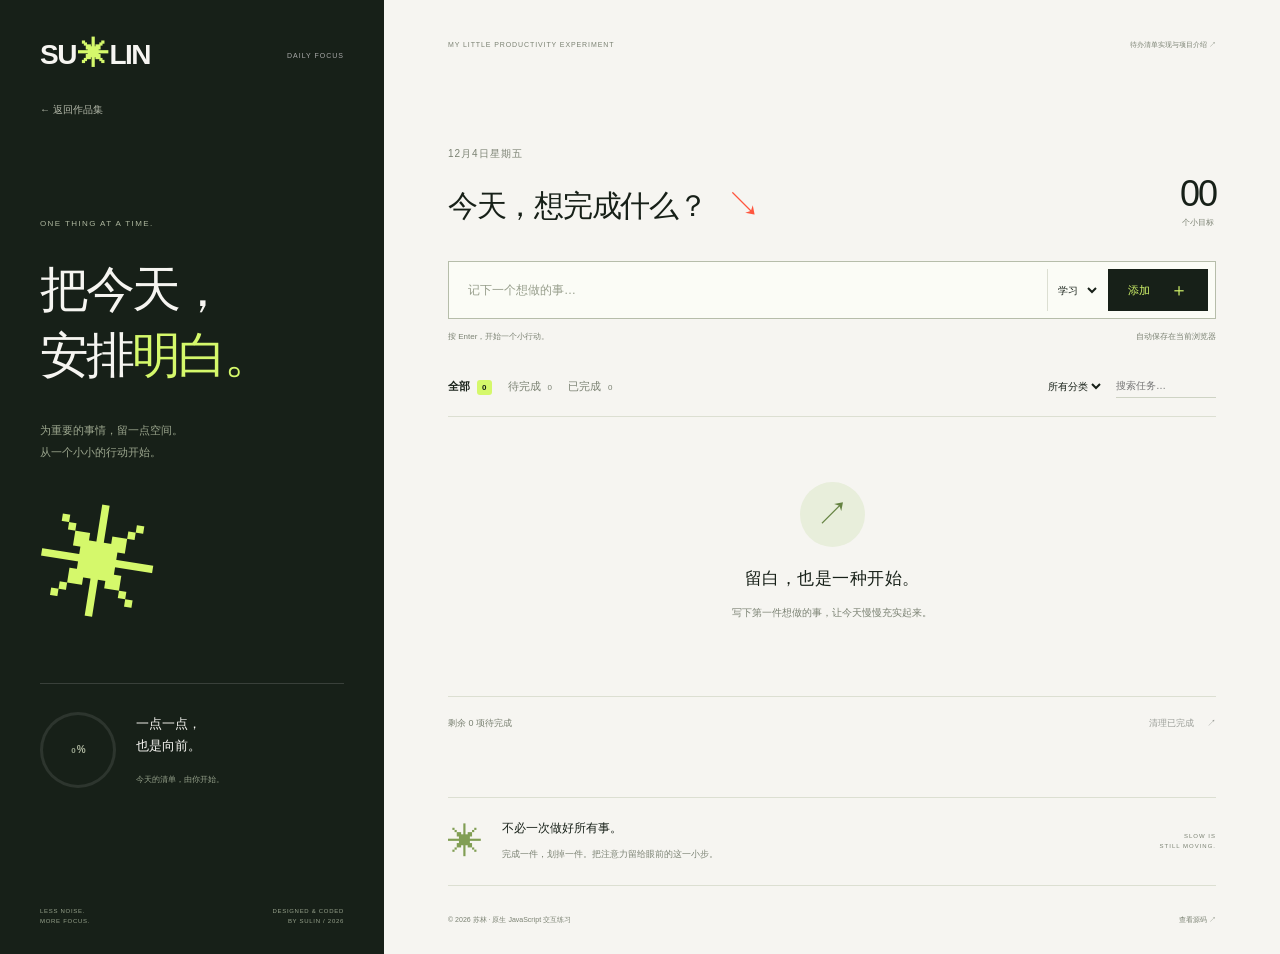
<file: 1.html>
<!DOCTYPE html>
<html lang="zh-CN">
<head>
  <!-- Google tag (gtag.js) -->
  <script async src="https://www.googletagmanager.com/gtag/js?id=G-JLE38F0XRY"></script>
  <script>
    window.dataLayer = window.dataLayer || [];
    function gtag(){dataLayer.push(arguments);}
    gtag('js', new Date());
    gtag('config', 'G-JLE38F0XRY');
  </script>
  <meta charset="UTF-8"><meta name="viewport" content="width=device-width, initial-scale=1"><meta name="theme-color" content="#f6f5f1">
  <title>把今天，安排明白｜苏林的交互待办清单</title>
  <meta name="description" content="苏林的 JavaScript 待办清单：添加、分类、搜索、编辑和筛选任务，支持本地保存与撤销删除，让注意力回到重要的事。">
  <meta name="author" content="苏林"><link rel="canonical" href="https://sulin1122.github.io/1.html"><link rel="icon" href="./images/logo.svg?v=5bea958b91cd" type="image/svg+xml"><link rel="stylesheet" href="./todo.css?v=1ddbd4f6f70e"><script src="./todo.js?v=f0aa75a9ad81" defer></script>
</head>
<body>
  <a class="skip-link" href="#task-panel">跳到任务清单</a>
  <div class="app-shell">
    <aside class="focus-sidebar">
      <a class="brand" href="./">SU<span>✳</span>LIN<span class="brand-sub">DAILY FOCUS</span></a>
      <a class="back-link" href="./#works">← 返回作品集</a>
      <div class="sidebar-intro"><p class="eyebrow">ONE THING AT A TIME.</p><h1>把今天，<br>安排<span>明白。</span></h1><p class="sidebar-description">为重要的事情，留一点空间。<br>从一个小小的行动开始。</p><span class="sidebar-star" aria-hidden="true">✳</span></div>
      <div class="day-progress"><div class="progress-ring" role="img" aria-label="任务完成进度 0%"><span id="progress-number">0<span>%</span></span></div><div><p>一点一点，<br>也是向前。</p><span id="progress-caption">今天的清单，由你开始。</span></div></div>
      <div class="sidebar-bottom"><span>LESS NOISE.<br>MORE FOCUS.</span><span>DESIGNED & CODED<br>BY SULIN / 2026</span></div>
    </aside>
    <main class="task-panel" id="task-panel">
      <div class="panel-meta"><span>MY LITTLE PRODUCTIVITY EXPERIMENT</span><a href="./projects/javascript-todo.html">待办清单实现与项目介绍 ↗</a></div>
      <div class="panel-heading"><div><p id="today-label" class="eyebrow">今天，是新的一页。</p><h2>今天，想完成什么？<span>↘</span></h2></div><span class="task-total"><strong id="task-total">00</strong><span>个小目标</span></span></div>
      <form class="task-form" id="task-form"><label class="sr-only" for="todoInput">新的待办事项</label><input id="todoInput" name="task" maxlength="120" placeholder="记下一个想做的事…" required autocomplete="off"><label class="sr-only" for="new-category">新任务分类</label><select id="new-category" name="category"><option value="learning">学习</option><option value="project">项目</option><option value="life">生活</option></select><button type="submit" id="addButton">添加 <span>＋</span></button></form>
      <div class="form-hint"><span>按 Enter，开始一个小行动。</span><span id="storage-state">自动保存在当前浏览器</span></div>
      <div class="task-toolbar"><div class="state-filters" role="group" aria-label="按完成状态筛选"><button type="button" data-state="all" class="is-active" aria-pressed="true">全部 <span id="all-count">0</span></button><button type="button" data-state="active" aria-pressed="false">待完成 <span id="active-count">0</span></button><button type="button" data-state="done" aria-pressed="false">已完成 <span id="done-count">0</span></button></div><div class="list-tools"><label class="sr-only" for="category-filter">按分类筛选</label><select id="category-filter"><option value="all">所有分类</option><option value="learning">学习</option><option value="project">项目</option><option value="life">生活</option></select><label class="sr-only" for="task-search">搜索任务</label><input type="search" id="task-search" placeholder="搜索任务…" maxlength="120"></div></div>
      <ul id="todoList" class="todo-list" aria-label="待办事项"></ul>
      <div id="emptyMessage" class="empty-state"><span class="empty-symbol" aria-hidden="true">↗</span><h3>留白，也是一种开始。</h3><p>写下第一件想做的事，让今天慢慢充实起来。</p></div>
      <div class="list-footer"><p id="todoCount" aria-live="polite">剩余 0 项待完成</p><button type="button" id="clear-completed" disabled>清理已完成 <span>↗</span></button></div>
      <div class="focus-note"><span class="note-star" aria-hidden="true">✳</span><div><p>不必一次做好所有事。</p><span>完成一件，划掉一件。把注意力留给眼前的这一小步。</span></div><span class="note-code">SLOW IS<br>STILL MOVING.</span></div>
      <footer class="app-footer"><span>© 2026 苏林 · 原生 JavaScript 交互练习</span><a href="https://github.com/sulin1122/sulin1122.github.io" target="_blank" rel="noopener noreferrer">查看源码 ↗</a></footer>
    </main>
  </div>
  <div id="task-toast" class="task-toast" role="status" aria-live="polite"><span id="toast-text"></span><button type="button" id="undo-delete" hidden>撤销</button></div>
</body>
</html>
</file>
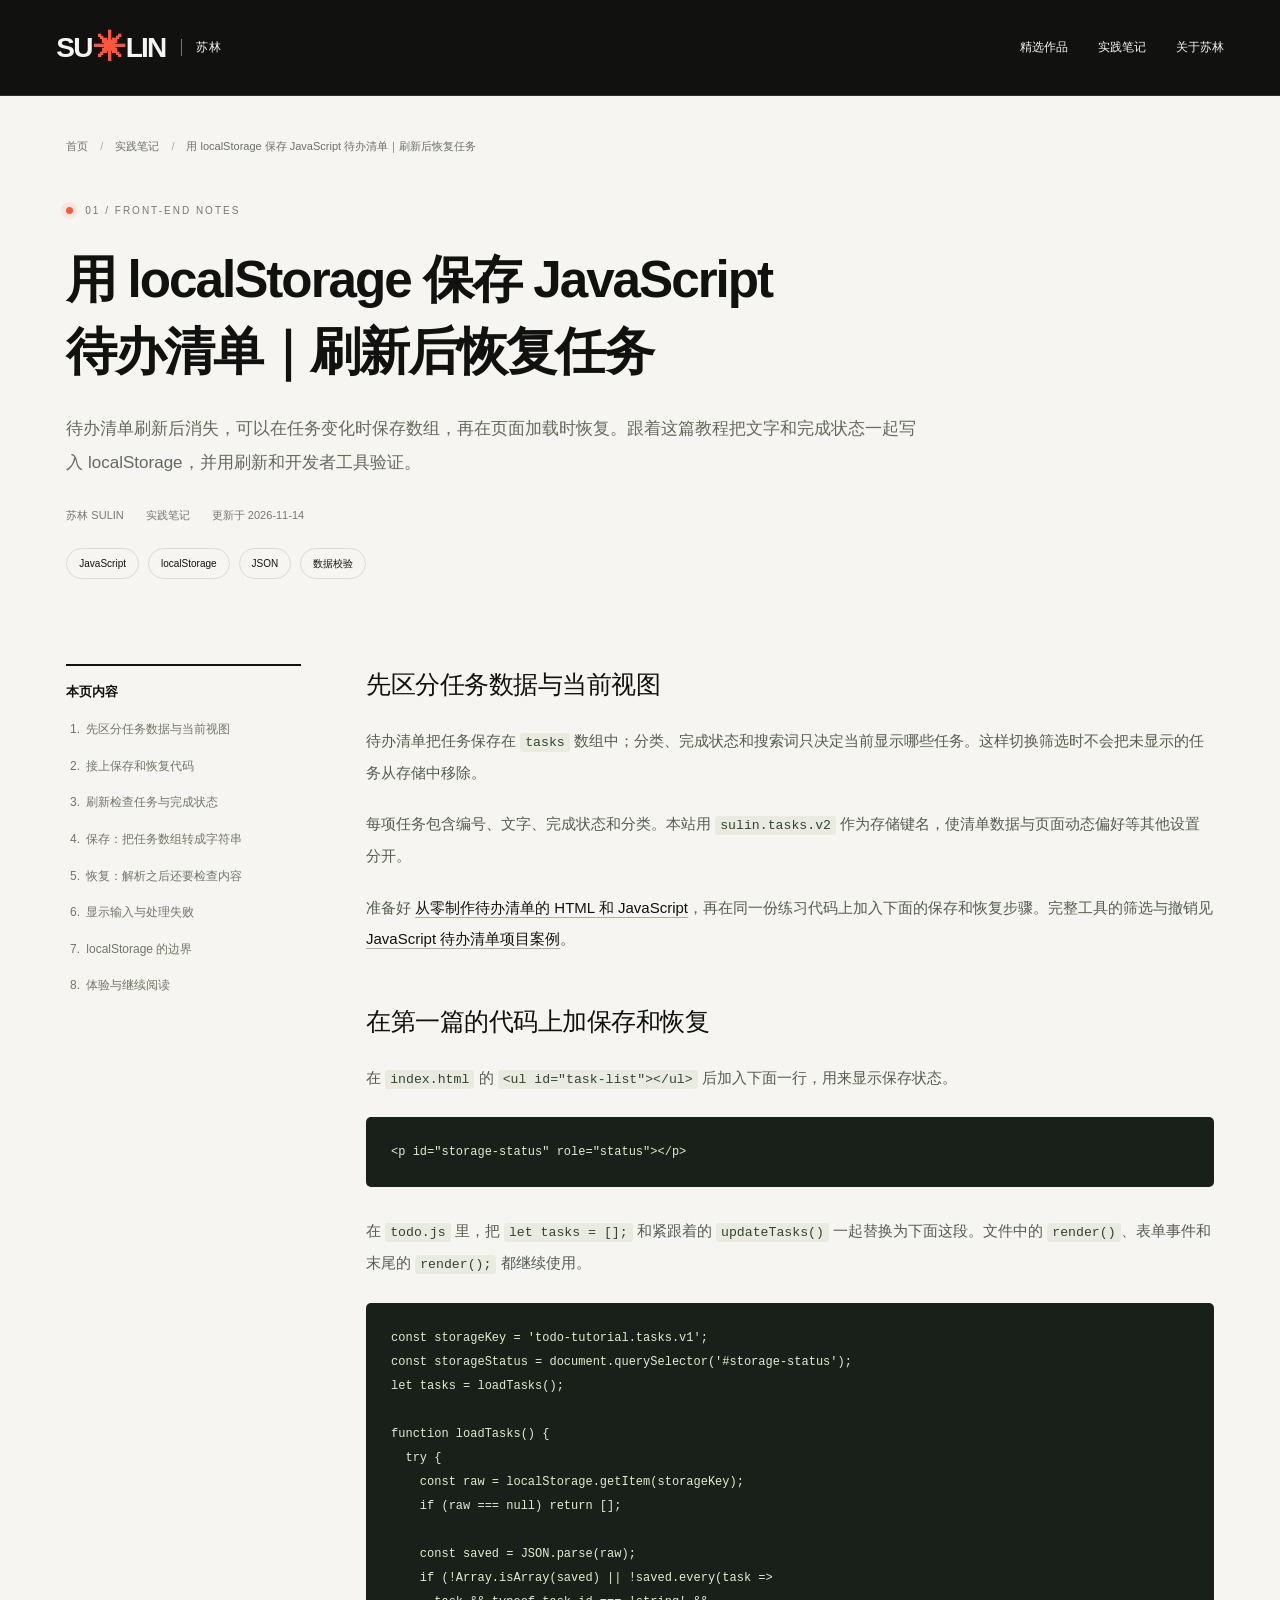
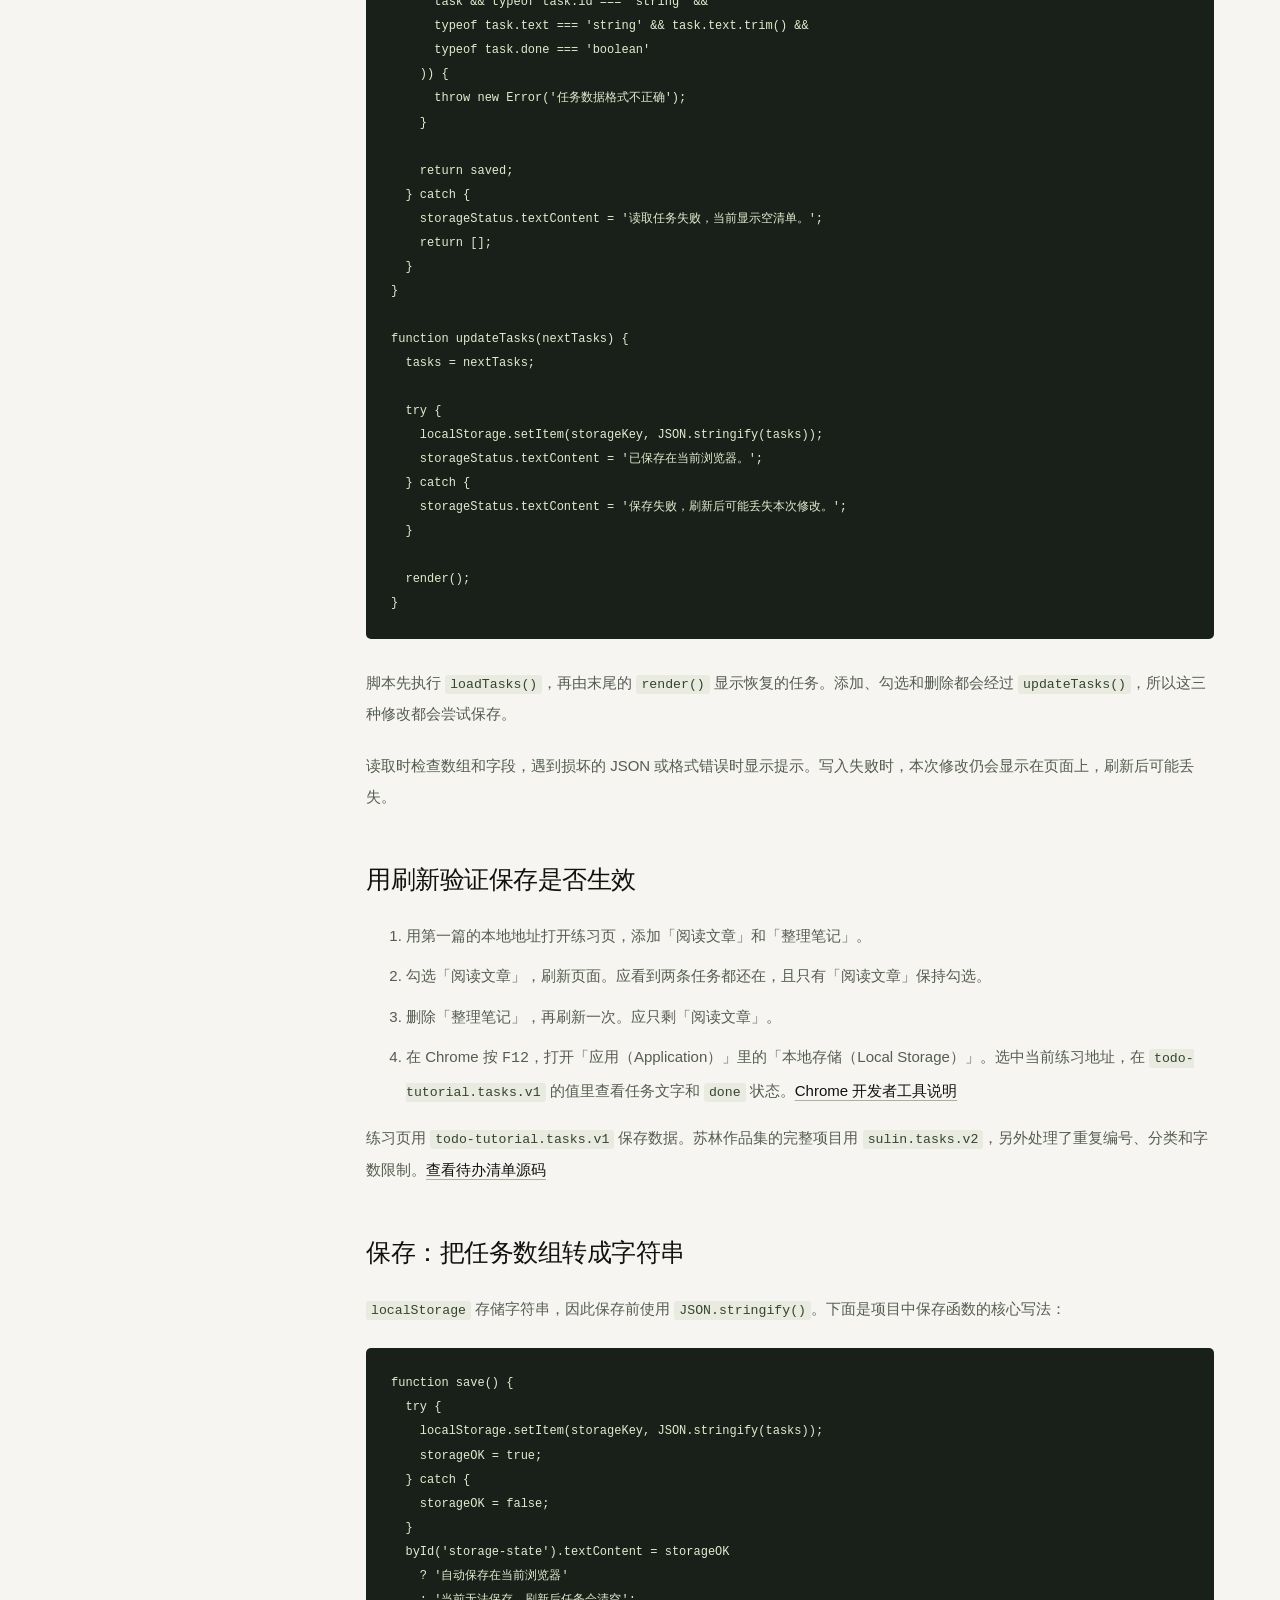
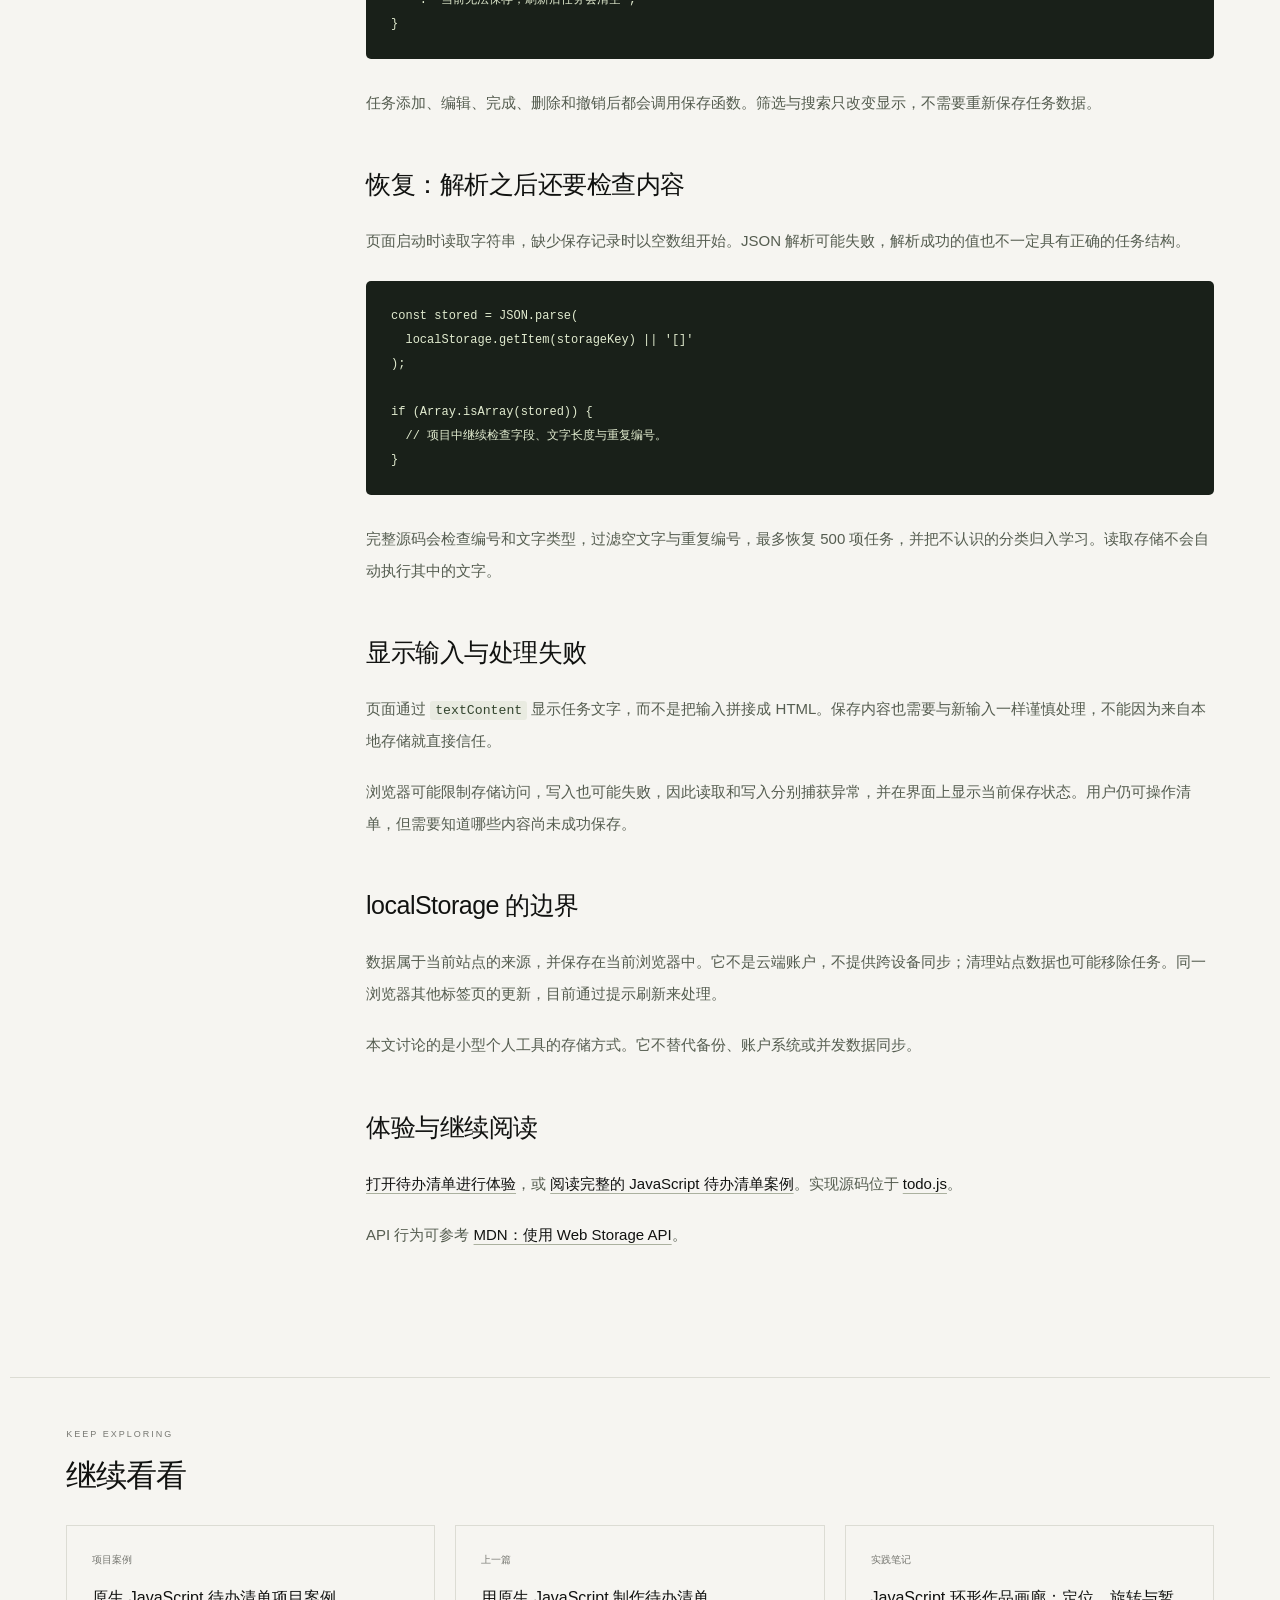
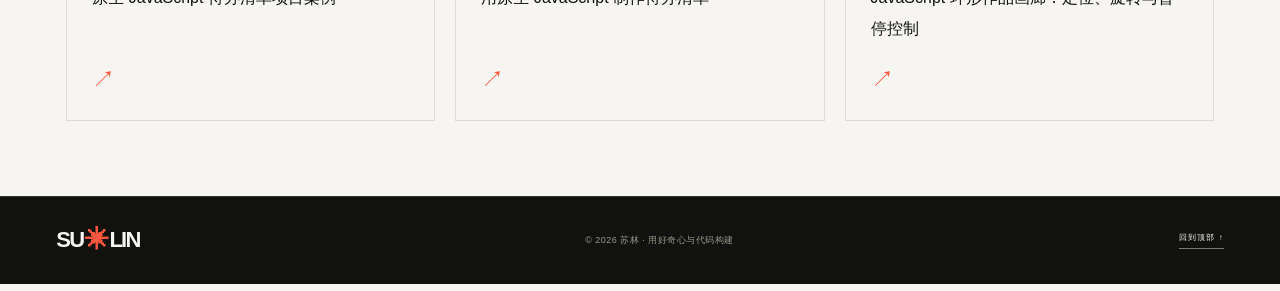
<file: notes/localstorage-todo.html>
<!DOCTYPE html>
<html lang="zh-CN">
<head>
  <!-- Google tag (gtag.js) -->
  <script async src="https://www.googletagmanager.com/gtag/js?id=G-JLE38F0XRY"></script>
  <script>
    window.dataLayer = window.dataLayer || [];
    function gtag(){dataLayer.push(arguments);}
    gtag('js', new Date());
    gtag('config', 'G-JLE38F0XRY');
  </script>
  <meta charset="UTF-8">
  <meta name="viewport" content="width=device-width, initial-scale=1">
  <meta name="theme-color" content="#101010">
  <title>用 localStorage 保存 JavaScript 待办清单｜刷新后恢复任务｜苏林 SULIN</title>
  <meta name="description" content="在 JavaScript 待办清单中加入 localStorage，使用 JSON 保存任务文字和完成状态。提供可接续的代码、刷新验证步骤和存储读写失败处理。">
  <meta name="author" content="苏林">
  <link rel="canonical" href="https://sulin1122.github.io/notes/localstorage-todo.html">
  <link rel="icon" href="../images/logo.svg?v=5bea958b91cd" type="image/svg+xml">
  <link rel="stylesheet" href="../style.css?v=8bbcf81579ea">
  <link rel="stylesheet" href="../content.css?v=1cba977e05fc">
  <meta property="og:type" content="article">
  <meta property="og:locale" content="zh_CN">
  <meta property="og:site_name" content="苏林 SULIN">
  <meta property="og:title" content="用 localStorage 保存 JavaScript 待办清单｜刷新后恢复任务｜苏林 SULIN">
  <meta property="og:description" content="在 JavaScript 待办清单中加入 localStorage，使用 JSON 保存任务文字和完成状态。提供可接续的代码、刷新验证步骤和存储读写失败处理。">
  <meta property="og:url" content="https://sulin1122.github.io/notes/localstorage-todo.html">
  <meta property="og:image" content="https://sulin1122.github.io/images/todo-preview-1280.webp?v=4732c87ac397">
  <meta name="twitter:card" content="summary_large_image">
  <meta name="twitter:title" content="用 localStorage 保存 JavaScript 待办清单｜刷新后恢复任务｜苏林 SULIN">
  <meta name="twitter:description" content="在 JavaScript 待办清单中加入 localStorage，使用 JSON 保存任务文字和完成状态。提供可接续的代码、刷新验证步骤和存储读写失败处理。">
  <meta name="twitter:image" content="https://sulin1122.github.io/images/todo-preview-1280.webp?v=4732c87ac397">
  <meta property="og:image:alt" content="支持在当前浏览器保存任务和完成状态的待办清单界面">
  <meta name="twitter:image:alt" content="支持在当前浏览器保存任务和完成状态的待办清单界面">
  <script type="application/ld+json">
{
  "@context": "https://schema.org",
  "@graph": [
    {
      "@type": "TechArticle",
      "@id": "https://sulin1122.github.io/notes/localstorage-todo.html#article",
      "url": "https://sulin1122.github.io/notes/localstorage-todo.html",
      "name": "用 localStorage 保存 JavaScript 待办清单｜刷新后恢复任务",
      "headline": "用 localStorage 保存 JavaScript 待办清单｜刷新后恢复任务",
      "description": "在 JavaScript 待办清单中加入 localStorage，使用 JSON 保存任务文字和完成状态。提供可接续的代码、刷新验证步骤和存储读写失败处理。",
      "inLanguage": "zh-CN",
      "author": {
        "@type": "Person",
        "@id": "https://sulin1122.github.io/#person",
        "name": "苏林",
        "url": "https://sulin1122.github.io/"
      },
      "isPartOf": {
        "@type": "WebSite",
        "@id": "https://sulin1122.github.io/#website"
      },
      "datePublished": "2026-10-31",
      "dateModified": "2026-11-14",
      "mainEntityOfPage": {
        "@type": "WebPage",
        "@id": "https://sulin1122.github.io/notes/localstorage-todo.html"
      },
      "image": "https://sulin1122.github.io/images/todo-preview-1280.webp"
    },
    {
      "@type": "BreadcrumbList",
      "itemListElement": [
        {
          "@type": "ListItem",
          "position": 1,
          "name": "苏林 SULIN",
          "item": "https://sulin1122.github.io/"
        },
        {
          "@type": "ListItem",
          "position": 2,
          "name": "实践笔记",
          "item": "https://sulin1122.github.io/#notes"
        },
        {
          "@type": "ListItem",
          "position": 3,
          "name": "用 localStorage 保存 JavaScript 待办清单｜刷新后恢复任务",
          "item": "https://sulin1122.github.io/notes/localstorage-todo.html"
        }
      ]
    }
  ]
}
  </script>
</head>
<body class="content-page" id="top">
  <a class="skip-link" href="#main">跳到主要内容</a>
  <header class="site-header article-header">
    <a class="wordmark" href="../" aria-label="苏林 SULIN 首页">SU<span class="logo-star" aria-hidden="true">✳</span>LIN<span class="wordmark-cn">苏林</span></a>
    <nav class="article-nav" aria-label="主要导航"><a href="../#projects">精选作品</a><a href="../#notes">实践笔记</a><a href="../#about">关于苏林</a></nav>
  </header>
  <main id="main">
    <article>
      <header class="article-heading">
        <nav class="breadcrumbs" aria-label="当前位置"><ol><li><a href="../">首页</a></li><li><a href="../#notes">实践笔记</a></li><li aria-current="page">用 localStorage 保存 JavaScript 待办清单｜刷新后恢复任务</li></ol></nav>
        <p class="eyebrow"><span class="live-dot" aria-hidden="true"></span> 01 / FRONT-END NOTES</p>
        <h1>用 localStorage 保存 JavaScript 待办清单｜刷新后恢复任务</h1>
        <p class="article-lead">待办清单刷新后消失，可以在任务变化时保存数组，再在页面加载时恢复。跟着这篇教程把文字和完成状态一起写入 localStorage，并用刷新和开发者工具验证。</p>
        <div class="article-meta"><span>苏林 SULIN</span><span>实践笔记</span><span>更新于 <time datetime="2026-11-14">2026-11-14</time></span></div>
        <div class="article-tags"><span>JavaScript</span><span>localStorage</span><span>JSON</span><span>数据校验</span></div>

      </header>

      <div class="article-layout">
        <aside class="article-toc"><nav aria-label="本页目录"><p>本页内容</p><ol><li><a href="#section-1">先区分任务数据与当前视图</a></li><li><a href="#add-storage">接上保存和恢复代码</a></li><li><a href="#check-storage">刷新检查任务与完成状态</a></li><li><a href="#section-2">保存：把任务数组转成字符串</a></li><li><a href="#section-3">恢复：解析之后还要检查内容</a></li><li><a href="#section-4">显示输入与处理失败</a></li><li><a href="#section-5">localStorage 的边界</a></li><li><a href="#section-6">体验与继续阅读</a></li></ol></nav></aside>
        <div class="article-body"><section id="section-1"><h2>先区分任务数据与当前视图</h2><p>待办清单把任务保存在 <code>tasks</code> 数组中；分类、完成状态和搜索词只决定当前显示哪些任务。这样切换筛选时不会把未显示的任务从存储中移除。</p><p>每项任务包含编号、文字、完成状态和分类。本站用 <code>sulin.tasks.v2</code> 作为存储键名，使清单数据与页面动态偏好等其他设置分开。</p>
<p>准备好 <a href="./todo-javascript-tutorial.html">从零制作待办清单的 HTML 和 JavaScript</a>，再在同一份练习代码上加入下面的保存和恢复步骤。完整工具的筛选与撤销见 <a href="../projects/javascript-todo.html">JavaScript 待办清单项目案例</a>。</p></section>
<section id="add-storage">
            <h2>在第一篇的代码上加保存和恢复</h2>
<p>在 <code>index.html</code> 的 <code>&lt;ul id="task-list"&gt;&lt;/ul&gt;</code> 后加入下面一行，用来显示保存状态。</p>
<pre><code class="language-html">&lt;p id=&quot;storage-status&quot; role=&quot;status&quot;&gt;&lt;/p&gt;</code></pre>
<p>在 <code>todo.js</code> 里，把 <code>let tasks = [];</code> 和紧跟着的 <code>updateTasks()</code> 一起替换为下面这段。文件中的 <code>render()</code>、表单事件和末尾的 <code>render();</code> 都继续使用。</p>
<pre><code class="language-javascript">const storageKey = 'todo-tutorial.tasks.v1';
const storageStatus = document.querySelector('#storage-status');
let tasks = loadTasks();

function loadTasks() {
  try {
    const raw = localStorage.getItem(storageKey);
    if (raw === null) return [];

    const saved = JSON.parse(raw);
    if (!Array.isArray(saved) || !saved.every(task =&gt;
      task &amp;&amp; typeof task.id === 'string' &amp;&amp;
      typeof task.text === 'string' &amp;&amp; task.text.trim() &amp;&amp;
      typeof task.done === 'boolean'
    )) {
      throw new Error('任务数据格式不正确');
    }

    return saved;
  } catch {
    storageStatus.textContent = '读取任务失败，当前显示空清单。';
    return [];
  }
}

function updateTasks(nextTasks) {
  tasks = nextTasks;

  try {
    localStorage.setItem(storageKey, JSON.stringify(tasks));
    storageStatus.textContent = '已保存在当前浏览器。';
  } catch {
    storageStatus.textContent = '保存失败，刷新后可能丢失本次修改。';
  }

  render();
}</code></pre>
<p>脚本先执行 <code>loadTasks()</code>，再由末尾的 <code>render()</code> 显示恢复的任务。添加、勾选和删除都会经过 <code>updateTasks()</code>，所以这三种修改都会尝试保存。</p>
<p>读取时检查数组和字段，遇到损坏的 JSON 或格式错误时显示提示。写入失败时，本次修改仍会显示在页面上，刷新后可能丢失。</p>
          </section>
<section id="check-storage">
            <h2>用刷新验证保存是否生效</h2>
<ol>
<li>用第一篇的本地地址打开练习页，添加「阅读文章」和「整理笔记」。</li>
<li>勾选「阅读文章」，刷新页面。应看到两条任务都还在，且只有「阅读文章」保持勾选。</li>
<li>删除「整理笔记」，再刷新一次。应只剩「阅读文章」。</li>
<li>在 Chrome 按 <kbd>F12</kbd>，打开「应用（Application）」里的「本地存储（Local Storage）」。选中当前练习地址，在 <code>todo-tutorial.tasks.v1</code> 的值里查看任务文字和 <code>done</code> 状态。<a href="https://developer.chrome.com/docs/devtools/storage/localstorage/">Chrome 开发者工具说明</a></li>
</ol>
<p>练习页用 <code>todo-tutorial.tasks.v1</code> 保存数据。苏林作品集的完整项目用 <code>sulin.tasks.v2</code>，另外处理了重复编号、分类和字数限制。<a href="https://github.com/sulin1122/sulin1122.github.io/blob/main/todo.js">查看待办清单源码</a></p>
          </section>
<section id="section-2"><h2>保存：把任务数组转成字符串</h2><p><code>localStorage</code> 存储字符串，因此保存前使用 <code>JSON.stringify()</code>。下面是项目中保存函数的核心写法：</p><pre><code class="language-javascript">function save() {
  try {
    localStorage.setItem(storageKey, JSON.stringify(tasks));
    storageOK = true;
  } catch {
    storageOK = false;
  }
  byId(&#x27;storage-state&#x27;).textContent = storageOK
    ? &#x27;自动保存在当前浏览器&#x27;
    : &#x27;当前无法保存，刷新后任务会清空&#x27;;
}</code></pre><p>任务添加、编辑、完成、删除和撤销后都会调用保存函数。筛选与搜索只改变显示，不需要重新保存任务数据。</p></section>
<section id="section-3"><h2>恢复：解析之后还要检查内容</h2><p>页面启动时读取字符串，缺少保存记录时以空数组开始。JSON 解析可能失败，解析成功的值也不一定具有正确的任务结构。</p><pre><code class="language-javascript">const stored = JSON.parse(
  localStorage.getItem(storageKey) || &#x27;[]&#x27;
);

if (Array.isArray(stored)) {
  // 项目中继续检查字段、文字长度与重复编号。
}</code></pre><p>完整源码会检查编号和文字类型，过滤空文字与重复编号，最多恢复 500 项任务，并把不认识的分类归入学习。读取存储不会自动执行其中的文字。</p></section>
<section id="section-4"><h2>显示输入与处理失败</h2><p>页面通过 <code>textContent</code> 显示任务文字，而不是把输入拼接成 HTML。保存内容也需要与新输入一样谨慎处理，不能因为来自本地存储就直接信任。</p><p>浏览器可能限制存储访问，写入也可能失败，因此读取和写入分别捕获异常，并在界面上显示当前保存状态。用户仍可操作清单，但需要知道哪些内容尚未成功保存。</p></section>
<section id="section-5"><h2>localStorage 的边界</h2><p>数据属于当前站点的来源，并保存在当前浏览器中。它不是云端账户，不提供跨设备同步；清理站点数据也可能移除任务。同一浏览器其他标签页的更新，目前通过提示刷新来处理。</p><p>本文讨论的是小型个人工具的存储方式。它不替代备份、账户系统或并发数据同步。</p></section>
<section id="section-6"><h2>体验与继续阅读</h2><p><a href="../1.html">打开待办清单进行体验</a>，或 <a href="../projects/javascript-todo.html">阅读完整的 JavaScript 待办清单案例</a>。实现源码位于 <a href="https://github.com/sulin1122/sulin1122.github.io/blob/main/todo.js">todo.js</a>。</p><p>API 行为可参考 <a href="https://developer.mozilla.org/zh-CN/docs/Web/API/Web_Storage_API/Using_the_Web_Storage_API">MDN：使用 Web Storage API</a>。</p></section></div>
      </div>
    </article>
    <section class="related-section" aria-labelledby="related-title"><p class="eyebrow">KEEP EXPLORING</p><h2 id="related-title">继续看看</h2><div class="related-grid"><a class="related-card" href="../projects/javascript-todo.html"><span>项目案例</span><h3>原生 JavaScript 待办清单项目案例</h3><span aria-hidden="true">↗</span></a><a class="related-card" href="./todo-javascript-tutorial.html"><span>上一篇</span><h3>用原生 JavaScript 制作待办清单</h3><span aria-hidden="true">↗</span></a><a class="related-card" href="../notes/orbit-gallery.html"><span>实践笔记</span><h3>JavaScript 环形作品画廊：定位、旋转与暂停控制</h3><span aria-hidden="true">↗</span></a></div></section>
  </main>
  <footer class="site-footer"><a class="wordmark" href="../">SU<span aria-hidden="true">✳</span>LIN</a><p>© 2026 苏林 · 用好奇心与代码构建</p><a href="#top" class="back-top">回到顶部 ↑</a></footer>
</body>
</html>
</file>
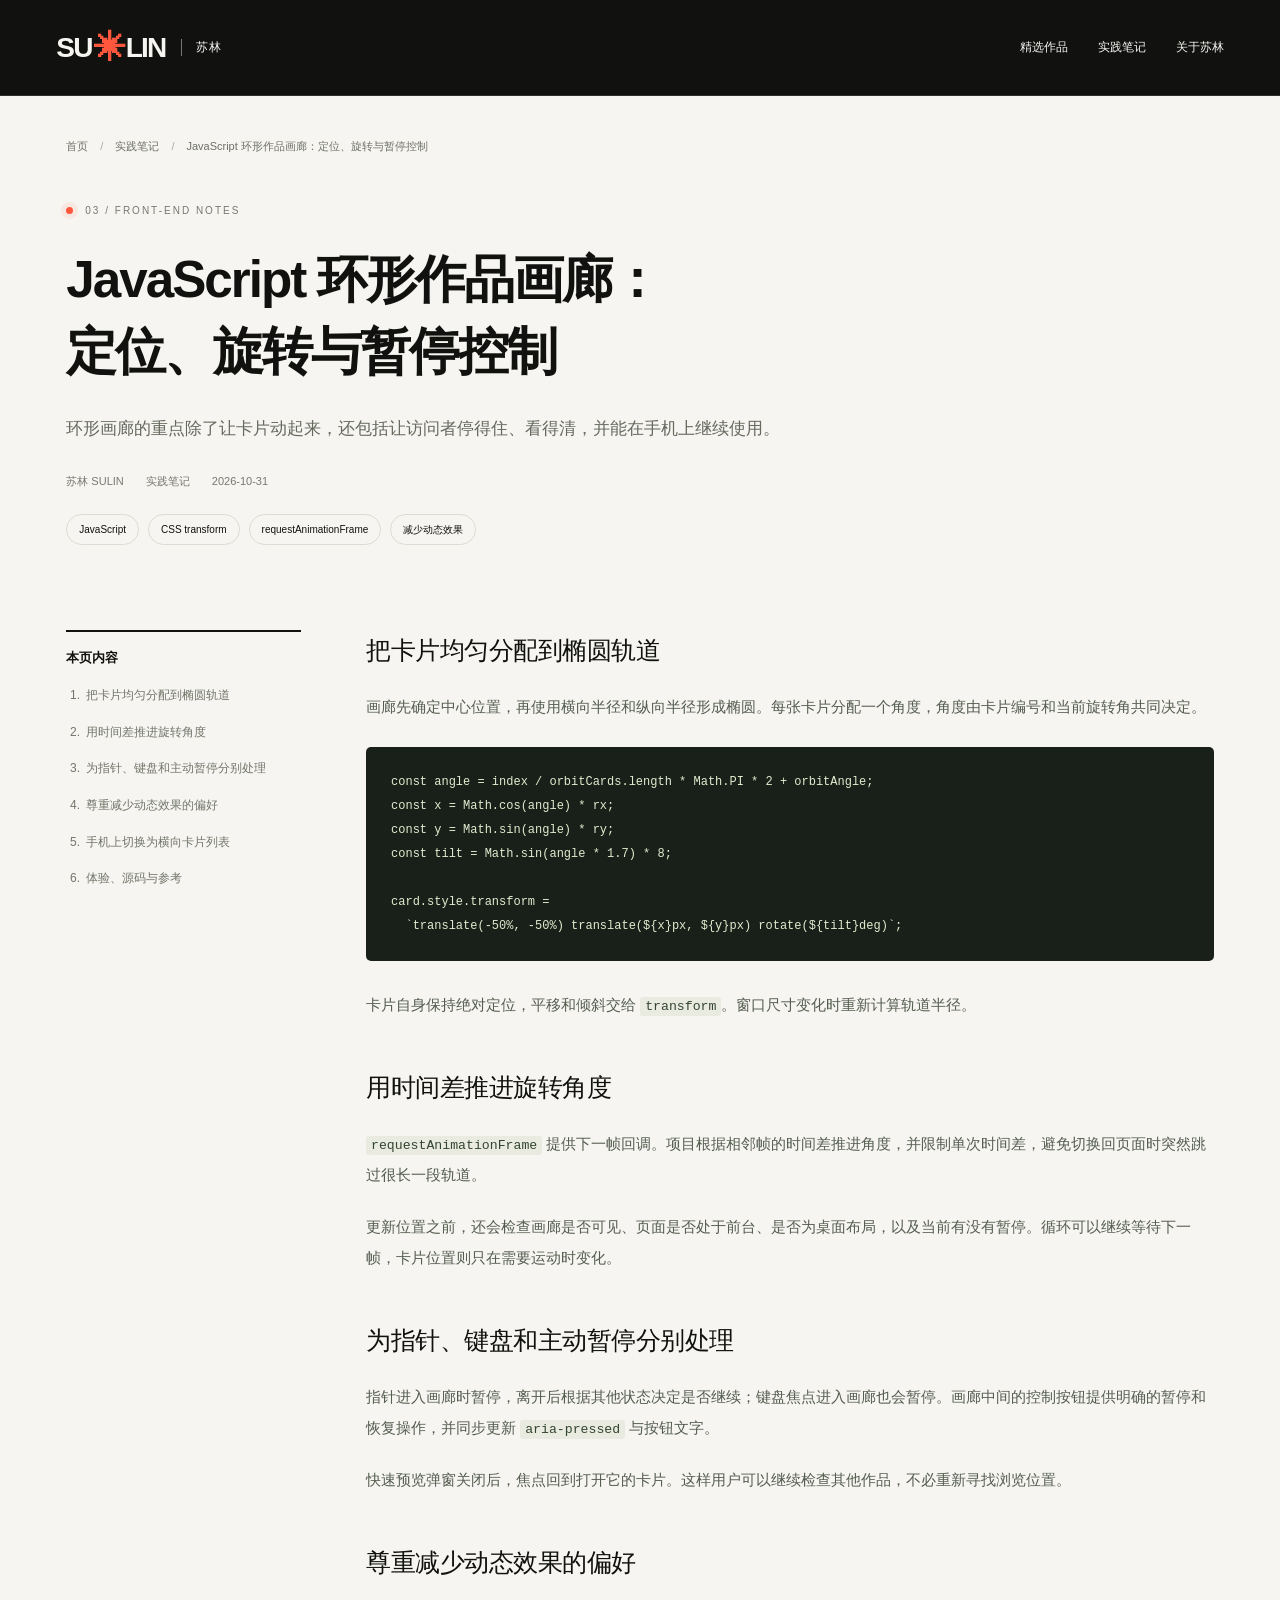
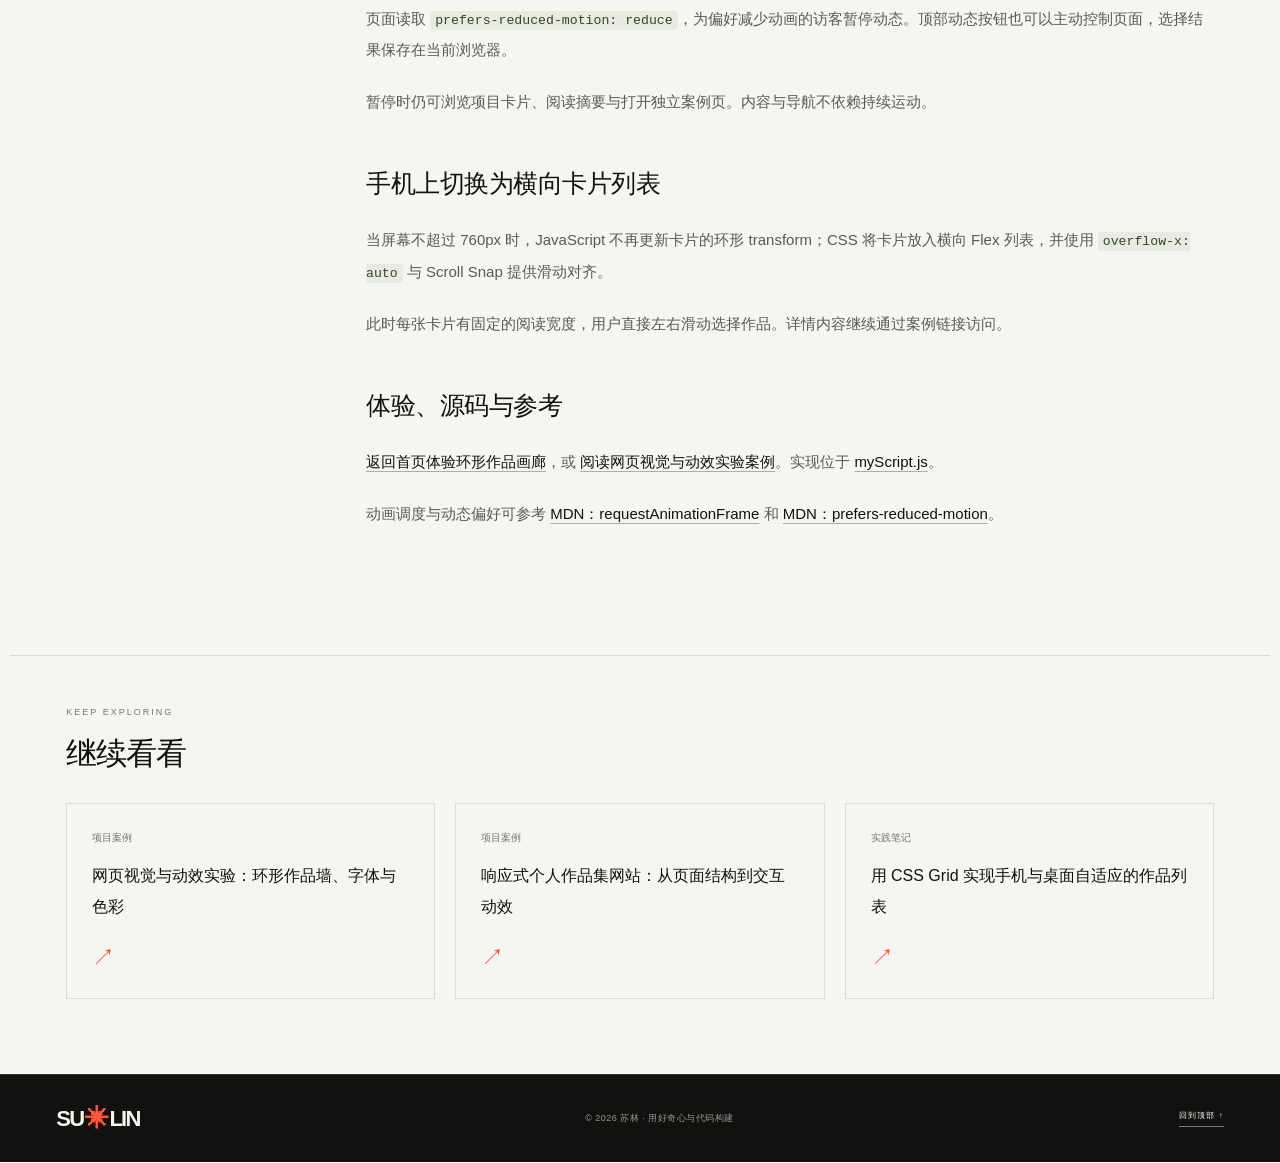
<file: notes/orbit-gallery.html>
<!DOCTYPE html>
<html lang="zh-CN">
<head>
  <!-- Google tag (gtag.js) -->
  <script async src="https://www.googletagmanager.com/gtag/js?id=G-JLE38F0XRY"></script>
  <script>
    window.dataLayer = window.dataLayer || [];
    function gtag(){dataLayer.push(arguments);}
    gtag('js', new Date());
    gtag('config', 'G-JLE38F0XRY');
  </script>
  <meta charset="UTF-8">
  <meta name="viewport" content="width=device-width, initial-scale=1">
  <meta name="theme-color" content="#101010">
  <title>JavaScript 环形作品画廊：定位、旋转与暂停控制｜苏林 SULIN</title>
  <meta name="description" content="记录苏林作品集环形画廊的实现：三角函数定位卡片、CSS transform、requestAnimationFrame 旋转、悬停和键盘暂停，以及手机横向滑动布局。">
  <meta name="author" content="苏林">
  <link rel="canonical" href="https://sulin1122.github.io/notes/orbit-gallery.html">
  <link rel="icon" href="../images/logo.svg?v=5bea958b91cd" type="image/svg+xml">
  <link rel="stylesheet" href="../style.css?v=8bbcf81579ea">
  <link rel="stylesheet" href="../content.css?v=1cba977e05fc">
  <meta property="og:type" content="article">
  <meta property="og:locale" content="zh_CN">
  <meta property="og:site_name" content="苏林 SULIN">
  <meta property="og:title" content="JavaScript 环形作品画廊：定位、旋转与暂停控制｜苏林 SULIN">
  <meta property="og:description" content="记录苏林作品集环形画廊的实现：三角函数定位卡片、CSS transform、requestAnimationFrame 旋转、悬停和键盘暂停，以及手机横向滑动布局。">
  <meta property="og:url" content="https://sulin1122.github.io/notes/orbit-gallery.html">
  <meta property="og:image" content="https://sulin1122.github.io/images/portfolio-social.jpg?v=b26983e4f4b8">
  <meta name="twitter:card" content="summary_large_image">
  <meta name="twitter:title" content="JavaScript 环形作品画廊：定位、旋转与暂停控制｜苏林 SULIN">
  <meta name="twitter:description" content="记录苏林作品集环形画廊的实现：三角函数定位卡片、CSS transform、requestAnimationFrame 旋转、悬停和键盘暂停，以及手机横向滑动布局。">
  <meta name="twitter:image" content="https://sulin1122.github.io/images/portfolio-social.jpg?v=b26983e4f4b8">
  <script type="application/ld+json">{
  "@context": "https://schema.org",
  "@graph": [
    {
      "@type": "TechArticle",
      "@id": "https://sulin1122.github.io/notes/orbit-gallery.html#page",
      "url": "https://sulin1122.github.io/notes/orbit-gallery.html",
      "name": "JavaScript 环形作品画廊：定位、旋转与暂停控制",
      "headline": "JavaScript 环形作品画廊：定位、旋转与暂停控制",
      "description": "记录苏林作品集环形画廊的实现：三角函数定位卡片、CSS transform、requestAnimationFrame 旋转、悬停和键盘暂停，以及手机横向滑动布局。",
      "inLanguage": "zh-CN",
      "author": {
        "@type": "Person",
        "@id": "https://sulin1122.github.io/#person",
        "name": "苏林",
        "url": "https://sulin1122.github.io/"
      },
      "isPartOf": {
        "@type": "WebSite",
        "@id": "https://sulin1122.github.io/#website",
        "name": "苏林 SULIN",
        "url": "https://sulin1122.github.io/"
      },
      "datePublished": "2026-10-31",
      "dateModified": "2026-10-31"
    },
    {
      "@type": "BreadcrumbList",
      "itemListElement": [
        {
          "@type": "ListItem",
          "position": 1,
          "name": "苏林 SULIN",
          "item": "https://sulin1122.github.io/"
        },
        {
          "@type": "ListItem",
          "position": 2,
          "name": "实践笔记",
          "item": "https://sulin1122.github.io/#notes"
        },
        {
          "@type": "ListItem",
          "position": 3,
          "name": "JavaScript 环形作品画廊：定位、旋转与暂停控制",
          "item": "https://sulin1122.github.io/notes/orbit-gallery.html"
        }
      ]
    }
  ]
}</script>
</head>
<body class="content-page" id="top">
  <a class="skip-link" href="#main">跳到主要内容</a>
  <header class="site-header article-header">
    <a class="wordmark" href="../" aria-label="苏林 SULIN 首页">SU<span class="logo-star" aria-hidden="true">✳</span>LIN<span class="wordmark-cn">苏林</span></a>
    <nav class="article-nav" aria-label="主要导航"><a href="../#projects">精选作品</a><a href="../#notes">实践笔记</a><a href="../#about">关于苏林</a></nav>
  </header>
  <main id="main">
    <article>
      <header class="article-heading">
        <nav class="breadcrumbs" aria-label="当前位置"><ol><li><a href="../">首页</a></li><li><a href="../#notes">实践笔记</a></li><li aria-current="page">JavaScript 环形作品画廊：定位、旋转与暂停控制</li></ol></nav>
        <p class="eyebrow"><span class="live-dot" aria-hidden="true"></span> 03 / FRONT-END NOTES</p>
        <h1><span class="article-title-line">JavaScript 环形作品画廊：</span><span class="article-title-line">定位、旋转与暂停控制</span></h1>
        <p class="article-lead">环形画廊的重点除了让卡片动起来，还包括让访问者停得住、看得清，并能在手机上继续使用。</p>
        <div class="article-meta"><span>苏林 SULIN</span><span>实践笔记</span><time datetime="2026-10-31">2026-10-31</time></div>
        <div class="article-tags"><span>JavaScript</span><span>CSS transform</span><span>requestAnimationFrame</span><span>减少动态效果</span></div>

      </header>

      <div class="article-layout">
        <aside class="article-toc"><nav aria-label="本页目录"><p>本页内容</p><ol><li><a href="#section-1">把卡片均匀分配到椭圆轨道</a></li><li><a href="#section-2">用时间差推进旋转角度</a></li><li><a href="#section-3">为指针、键盘和主动暂停分别处理</a></li><li><a href="#section-4">尊重减少动态效果的偏好</a></li><li><a href="#section-5">手机上切换为横向卡片列表</a></li><li><a href="#section-6">体验、源码与参考</a></li></ol></nav></aside>
        <div class="article-body"><section id="section-1"><h2>把卡片均匀分配到椭圆轨道</h2><p>画廊先确定中心位置，再使用横向半径和纵向半径形成椭圆。每张卡片分配一个角度，角度由卡片编号和当前旋转角共同决定。</p><pre><code class="language-javascript">const angle = index / orbitCards.length * Math.PI * 2 + orbitAngle;
const x = Math.cos(angle) * rx;
const y = Math.sin(angle) * ry;
const tilt = Math.sin(angle * 1.7) * 8;

card.style.transform =
  `translate(-50%, -50%) translate(${x}px, ${y}px) rotate(${tilt}deg)`;</code></pre><p>卡片自身保持绝对定位，平移和倾斜交给 <code>transform</code>。窗口尺寸变化时重新计算轨道半径。</p></section>
<section id="section-2"><h2>用时间差推进旋转角度</h2><p><code>requestAnimationFrame</code> 提供下一帧回调。项目根据相邻帧的时间差推进角度，并限制单次时间差，避免切换回页面时突然跳过很长一段轨道。</p><p>更新位置之前，还会检查画廊是否可见、页面是否处于前台、是否为桌面布局，以及当前有没有暂停。循环可以继续等待下一帧，卡片位置则只在需要运动时变化。</p></section>
<section id="section-3"><h2>为指针、键盘和主动暂停分别处理</h2><p>指针进入画廊时暂停，离开后根据其他状态决定是否继续；键盘焦点进入画廊也会暂停。画廊中间的控制按钮提供明确的暂停和恢复操作，并同步更新 <code>aria-pressed</code> 与按钮文字。</p><p>快速预览弹窗关闭后，焦点回到打开它的卡片。这样用户可以继续检查其他作品，不必重新寻找浏览位置。</p></section>
<section id="section-4"><h2>尊重减少动态效果的偏好</h2><p>页面读取 <code>prefers-reduced-motion: reduce</code>，为偏好减少动画的访客暂停动态。顶部动态按钮也可以主动控制页面，选择结果保存在当前浏览器。</p><p>暂停时仍可浏览项目卡片、阅读摘要与打开独立案例页。内容与导航不依赖持续运动。</p></section>
<section id="section-5"><h2>手机上切换为横向卡片列表</h2><p>当屏幕不超过 760px 时，JavaScript 不再更新卡片的环形 transform；CSS 将卡片放入横向 Flex 列表，并使用 <code>overflow-x: auto</code> 与 Scroll Snap 提供滑动对齐。</p><p>此时每张卡片有固定的阅读宽度，用户直接左右滑动选择作品。详情内容继续通过案例链接访问。</p></section>
<section id="section-6"><h2>体验、源码与参考</h2><p><a href="../#works">返回首页体验环形作品画廊</a>，或 <a href="../projects/visual-experiments.html">阅读网页视觉与动效实验案例</a>。实现位于 <a href="https://github.com/sulin1122/sulin1122.github.io/blob/main/myScript.js">myScript.js</a>。</p><p>动画调度与动态偏好可参考 <a href="https://developer.mozilla.org/zh-CN/docs/Web/API/Window/requestAnimationFrame">MDN：requestAnimationFrame</a> 和 <a href="https://developer.mozilla.org/zh-CN/docs/Web/CSS/@media/prefers-reduced-motion">MDN：prefers-reduced-motion</a>。</p></section></div>
      </div>
    </article>
    <section class="related-section" aria-labelledby="related-title"><p class="eyebrow">KEEP EXPLORING</p><h2 id="related-title">继续看看</h2><div class="related-grid"><a class="related-card" href="../projects/visual-experiments.html"><span>项目案例</span><h3>网页视觉与动效实验：环形作品墙、字体与色彩</h3><span aria-hidden="true">↗</span></a><a class="related-card" href="../projects/personal-website.html"><span>项目案例</span><h3>响应式个人作品集网站：从页面结构到交互动效</h3><span aria-hidden="true">↗</span></a><a class="related-card" href="../notes/responsive-grid.html"><span>实践笔记</span><h3>用 CSS Grid 实现手机与桌面自适应的作品列表</h3><span aria-hidden="true">↗</span></a></div></section>
  </main>
  <footer class="site-footer"><a class="wordmark" href="../">SU<span aria-hidden="true">✳</span>LIN</a><p>© 2026 苏林 · 用好奇心与代码构建</p><a href="#top" class="back-top">回到顶部 ↑</a></footer>
</body>
</html>
</file>
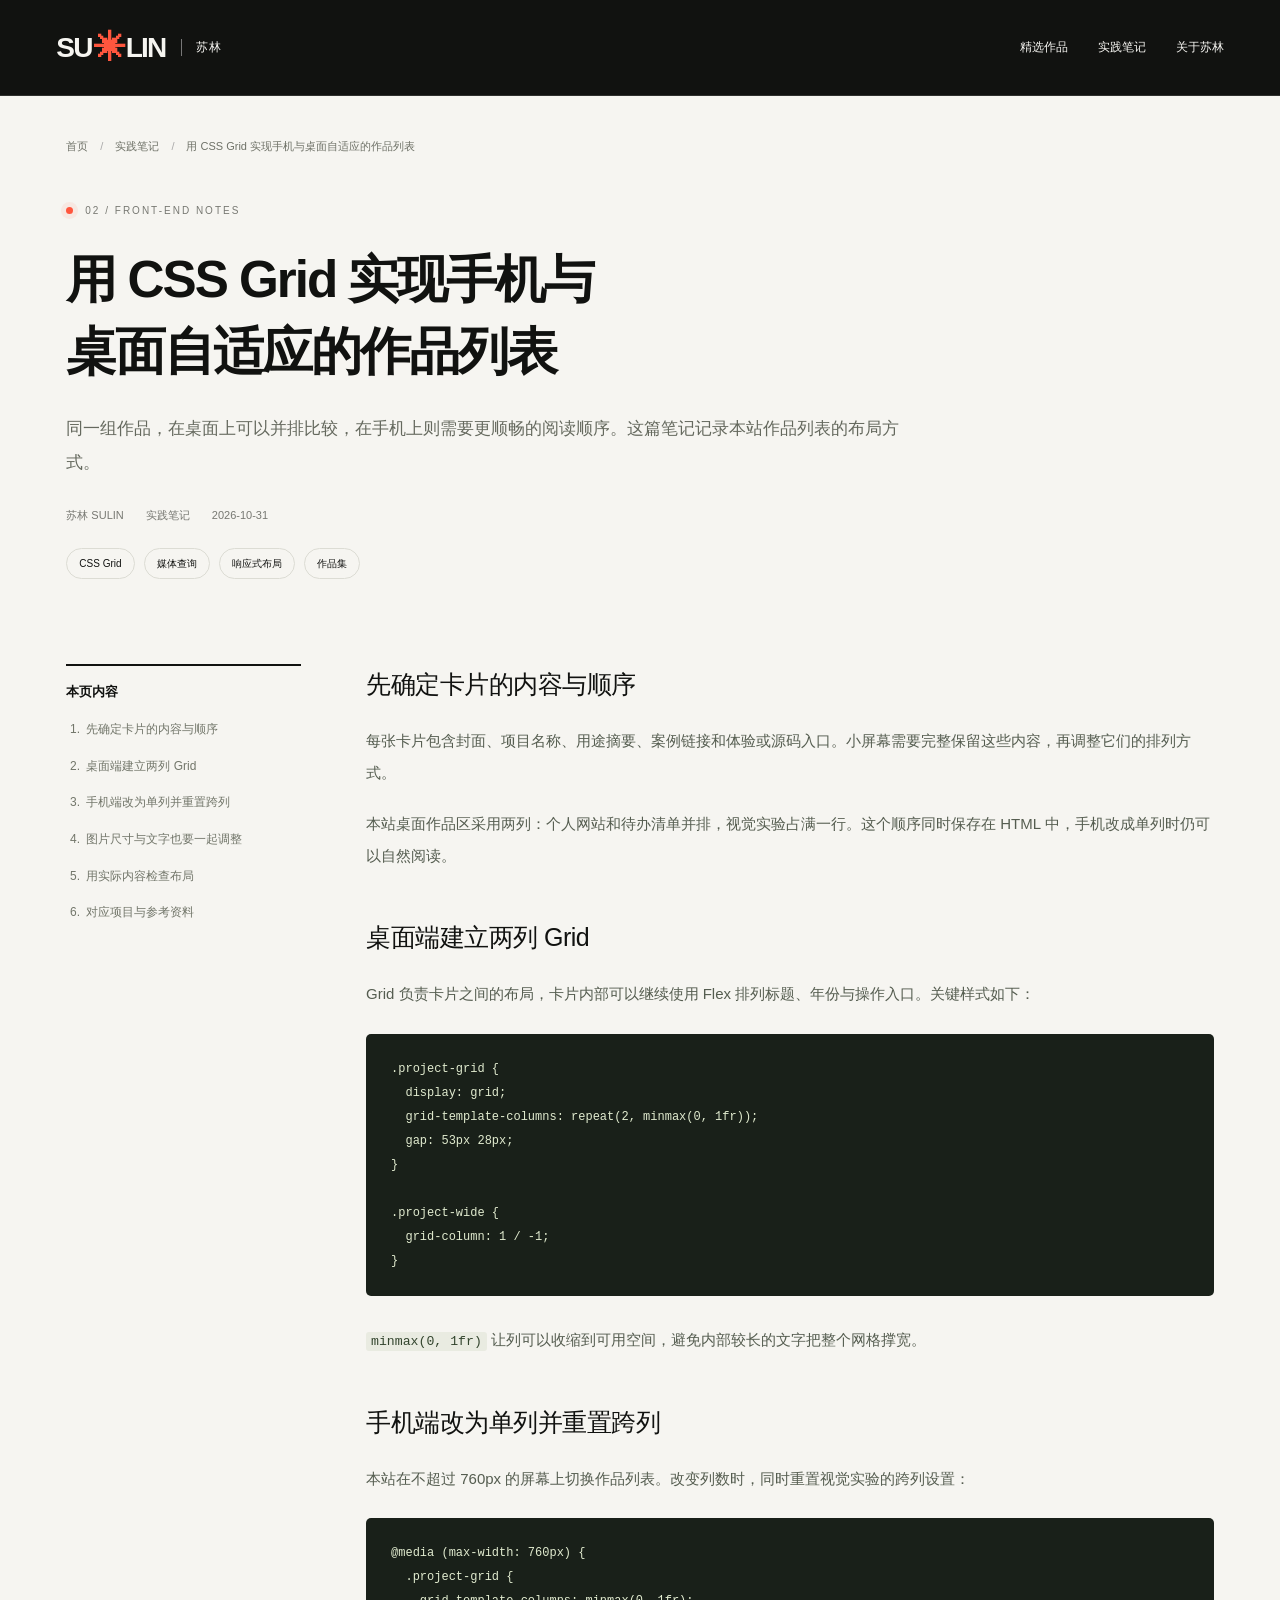
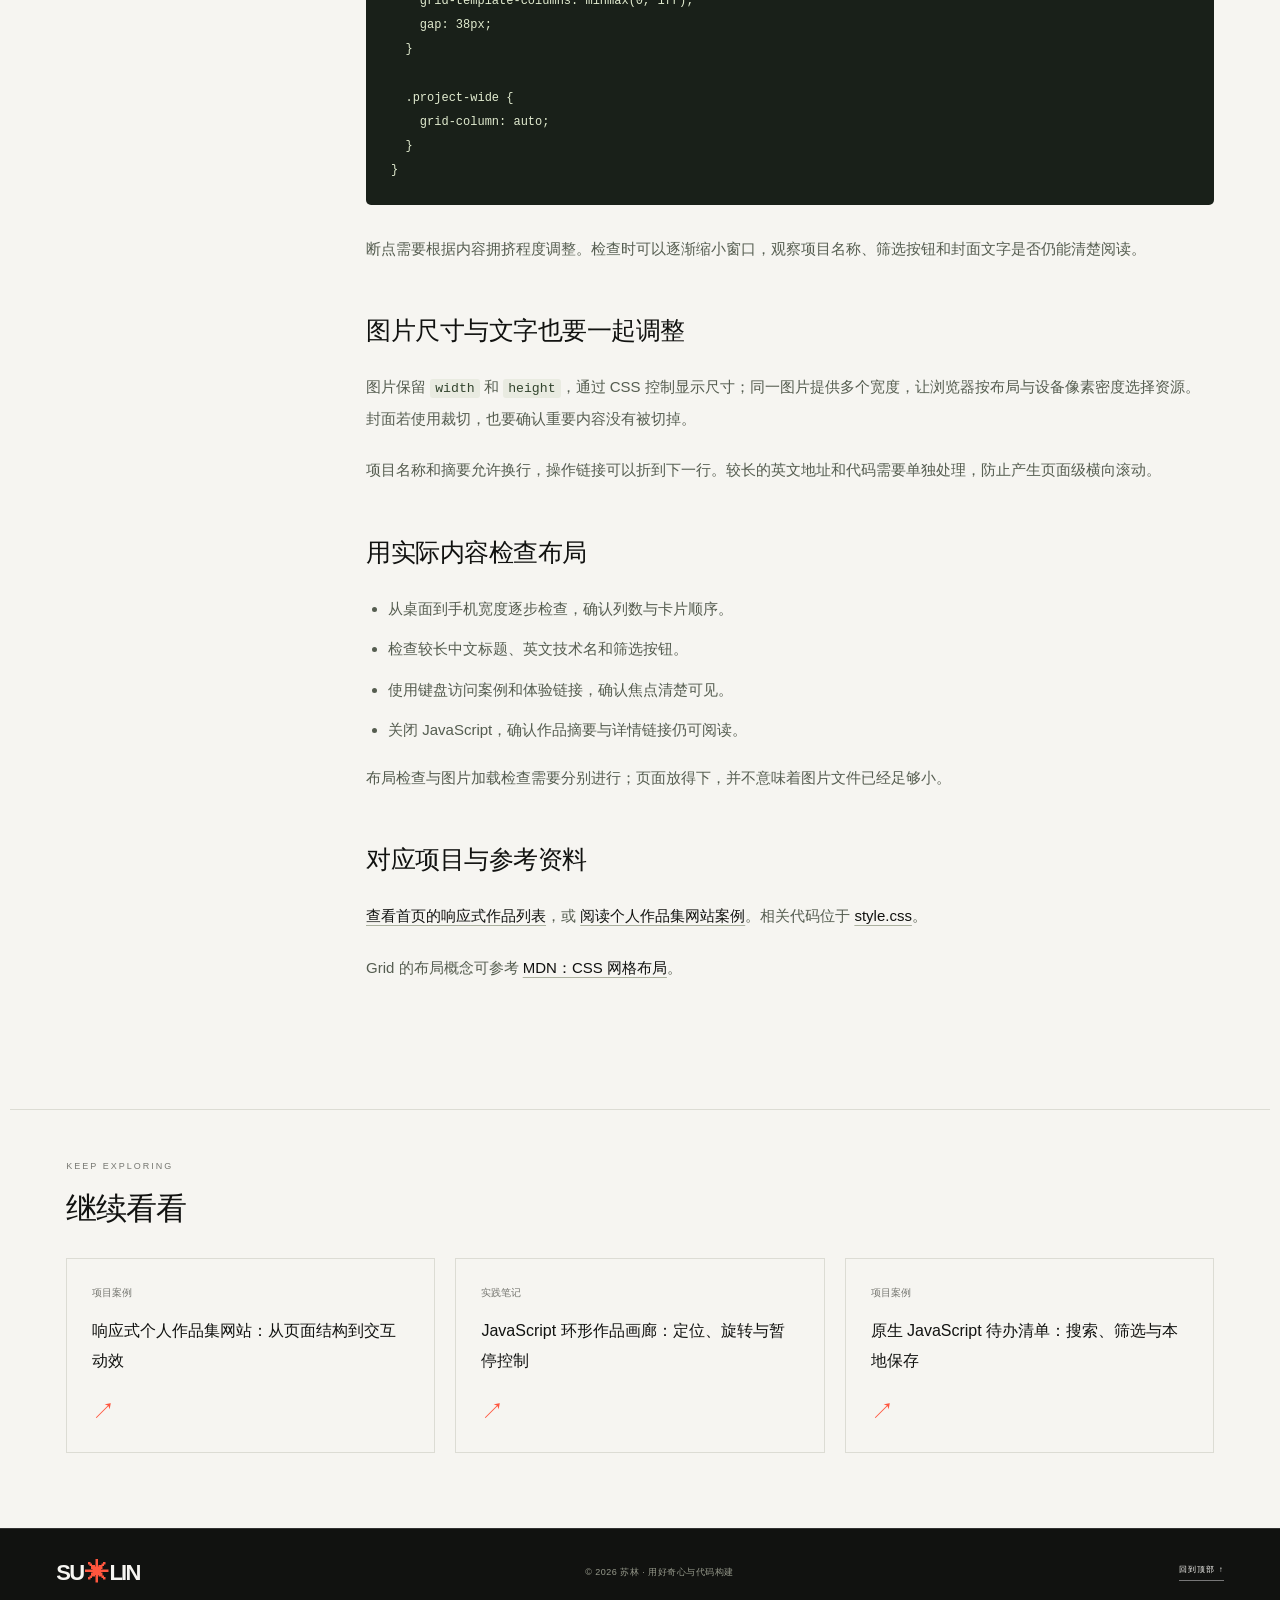
<file: notes/responsive-grid.html>
<!DOCTYPE html>
<html lang="zh-CN">
<head>
  <!-- Google tag (gtag.js) -->
  <script async src="https://www.googletagmanager.com/gtag/js?id=G-JLE38F0XRY"></script>
  <script>
    window.dataLayer = window.dataLayer || [];
    function gtag(){dataLayer.push(arguments);}
    gtag('js', new Date());
    gtag('config', 'G-JLE38F0XRY');
  </script>
  <meta charset="UTF-8">
  <meta name="viewport" content="width=device-width, initial-scale=1">
  <meta name="theme-color" content="#101010">
  <title>用 CSS Grid 实现手机与桌面自适应的作品列表｜苏林 SULIN</title>
  <meta name="description" content="结合苏林个人作品集，记录 CSS Grid 两列作品列表、跨列卡片与手机单列布局的实现，并说明标题换行、图片尺寸和横向溢出的检查方法。">
  <meta name="author" content="苏林">
  <link rel="canonical" href="https://sulin1122.github.io/notes/responsive-grid.html">
  <link rel="icon" href="../images/logo.svg?v=5bea958b91cd" type="image/svg+xml">
  <link rel="stylesheet" href="../style.css?v=8bbcf81579ea">
  <link rel="stylesheet" href="../content.css?v=1cba977e05fc">
  <meta property="og:type" content="article">
  <meta property="og:locale" content="zh_CN">
  <meta property="og:site_name" content="苏林 SULIN">
  <meta property="og:title" content="用 CSS Grid 实现手机与桌面自适应的作品列表｜苏林 SULIN">
  <meta property="og:description" content="结合苏林个人作品集，记录 CSS Grid 两列作品列表、跨列卡片与手机单列布局的实现，并说明标题换行、图片尺寸和横向溢出的检查方法。">
  <meta property="og:url" content="https://sulin1122.github.io/notes/responsive-grid.html">
  <meta property="og:image" content="https://sulin1122.github.io/images/portfolio-social.jpg?v=b26983e4f4b8">
  <meta name="twitter:card" content="summary_large_image">
  <meta name="twitter:title" content="用 CSS Grid 实现手机与桌面自适应的作品列表｜苏林 SULIN">
  <meta name="twitter:description" content="结合苏林个人作品集，记录 CSS Grid 两列作品列表、跨列卡片与手机单列布局的实现，并说明标题换行、图片尺寸和横向溢出的检查方法。">
  <meta name="twitter:image" content="https://sulin1122.github.io/images/portfolio-social.jpg?v=b26983e4f4b8">
  <script type="application/ld+json">{
  "@context": "https://schema.org",
  "@graph": [
    {
      "@type": "TechArticle",
      "@id": "https://sulin1122.github.io/notes/responsive-grid.html#page",
      "url": "https://sulin1122.github.io/notes/responsive-grid.html",
      "name": "用 CSS Grid 实现手机与桌面自适应的作品列表",
      "headline": "用 CSS Grid 实现手机与桌面自适应的作品列表",
      "description": "结合苏林个人作品集，记录 CSS Grid 两列作品列表、跨列卡片与手机单列布局的实现，并说明标题换行、图片尺寸和横向溢出的检查方法。",
      "inLanguage": "zh-CN",
      "author": {
        "@type": "Person",
        "@id": "https://sulin1122.github.io/#person",
        "name": "苏林",
        "url": "https://sulin1122.github.io/"
      },
      "isPartOf": {
        "@type": "WebSite",
        "@id": "https://sulin1122.github.io/#website",
        "name": "苏林 SULIN",
        "url": "https://sulin1122.github.io/"
      },
      "datePublished": "2026-10-31",
      "dateModified": "2026-10-31"
    },
    {
      "@type": "BreadcrumbList",
      "itemListElement": [
        {
          "@type": "ListItem",
          "position": 1,
          "name": "苏林 SULIN",
          "item": "https://sulin1122.github.io/"
        },
        {
          "@type": "ListItem",
          "position": 2,
          "name": "实践笔记",
          "item": "https://sulin1122.github.io/#notes"
        },
        {
          "@type": "ListItem",
          "position": 3,
          "name": "用 CSS Grid 实现手机与桌面自适应的作品列表",
          "item": "https://sulin1122.github.io/notes/responsive-grid.html"
        }
      ]
    }
  ]
}</script>
</head>
<body class="content-page" id="top">
  <a class="skip-link" href="#main">跳到主要内容</a>
  <header class="site-header article-header">
    <a class="wordmark" href="../" aria-label="苏林 SULIN 首页">SU<span class="logo-star" aria-hidden="true">✳</span>LIN<span class="wordmark-cn">苏林</span></a>
    <nav class="article-nav" aria-label="主要导航"><a href="../#projects">精选作品</a><a href="../#notes">实践笔记</a><a href="../#about">关于苏林</a></nav>
  </header>
  <main id="main">
    <article>
      <header class="article-heading">
        <nav class="breadcrumbs" aria-label="当前位置"><ol><li><a href="../">首页</a></li><li><a href="../#notes">实践笔记</a></li><li aria-current="page">用 CSS Grid 实现手机与桌面自适应的作品列表</li></ol></nav>
        <p class="eyebrow"><span class="live-dot" aria-hidden="true"></span> 02 / FRONT-END NOTES</p>
        <h1>用 CSS Grid 实现手机与桌面自适应的作品列表</h1>
        <p class="article-lead">同一组作品，在桌面上可以并排比较，在手机上则需要更顺畅的阅读顺序。这篇笔记记录本站作品列表的布局方式。</p>
        <div class="article-meta"><span>苏林 SULIN</span><span>实践笔记</span><time datetime="2026-10-31">2026-10-31</time></div>
        <div class="article-tags"><span>CSS Grid</span><span>媒体查询</span><span>响应式布局</span><span>作品集</span></div>

      </header>

      <div class="article-layout">
        <aside class="article-toc"><nav aria-label="本页目录"><p>本页内容</p><ol><li><a href="#section-1">先确定卡片的内容与顺序</a></li><li><a href="#section-2">桌面端建立两列 Grid</a></li><li><a href="#section-3">手机端改为单列并重置跨列</a></li><li><a href="#section-4">图片尺寸与文字也要一起调整</a></li><li><a href="#section-5">用实际内容检查布局</a></li><li><a href="#section-6">对应项目与参考资料</a></li></ol></nav></aside>
        <div class="article-body"><section id="section-1"><h2>先确定卡片的内容与顺序</h2><p>每张卡片包含封面、项目名称、用途摘要、案例链接和体验或源码入口。小屏幕需要完整保留这些内容，再调整它们的排列方式。</p><p>本站桌面作品区采用两列：个人网站和待办清单并排，视觉实验占满一行。这个顺序同时保存在 HTML 中，手机改成单列时仍可以自然阅读。</p></section>
<section id="section-2"><h2>桌面端建立两列 Grid</h2><p>Grid 负责卡片之间的布局，卡片内部可以继续使用 Flex 排列标题、年份与操作入口。关键样式如下：</p><pre><code class="language-css">.project-grid {
  display: grid;
  grid-template-columns: repeat(2, minmax(0, 1fr));
  gap: 53px 28px;
}

.project-wide {
  grid-column: 1 / -1;
}</code></pre><p><code>minmax(0, 1fr)</code> 让列可以收缩到可用空间，避免内部较长的文字把整个网格撑宽。</p></section>
<section id="section-3"><h2>手机端改为单列并重置跨列</h2><p>本站在不超过 760px 的屏幕上切换作品列表。改变列数时，同时重置视觉实验的跨列设置：</p><pre><code class="language-css">@media (max-width: 760px) {
  .project-grid {
    grid-template-columns: minmax(0, 1fr);
    gap: 38px;
  }

  .project-wide {
    grid-column: auto;
  }
}</code></pre><p>断点需要根据内容拥挤程度调整。检查时可以逐渐缩小窗口，观察项目名称、筛选按钮和封面文字是否仍能清楚阅读。</p></section>
<section id="section-4"><h2>图片尺寸与文字也要一起调整</h2><p>图片保留 <code>width</code> 和 <code>height</code>，通过 CSS 控制显示尺寸；同一图片提供多个宽度，让浏览器按布局与设备像素密度选择资源。封面若使用裁切，也要确认重要内容没有被切掉。</p><p>项目名称和摘要允许换行，操作链接可以折到下一行。较长的英文地址和代码需要单独处理，防止产生页面级横向滚动。</p></section>
<section id="section-5"><h2>用实际内容检查布局</h2><ul><li>从桌面到手机宽度逐步检查，确认列数与卡片顺序。</li><li>检查较长中文标题、英文技术名和筛选按钮。</li><li>使用键盘访问案例和体验链接，确认焦点清楚可见。</li><li>关闭 JavaScript，确认作品摘要与详情链接仍可阅读。</li></ul><p>布局检查与图片加载检查需要分别进行；页面放得下，并不意味着图片文件已经足够小。</p></section>
<section id="section-6"><h2>对应项目与参考资料</h2><p><a href="../#projects">查看首页的响应式作品列表</a>，或 <a href="../projects/personal-website.html">阅读个人作品集网站案例</a>。相关代码位于 <a href="https://github.com/sulin1122/sulin1122.github.io/blob/main/style.css?v=20261030-seo">style.css</a>。</p><p>Grid 的布局概念可参考 <a href="https://developer.mozilla.org/zh-CN/docs/Web/CSS/CSS_grid_layout">MDN：CSS 网格布局</a>。</p></section></div>
      </div>
    </article>
    <section class="related-section" aria-labelledby="related-title"><p class="eyebrow">KEEP EXPLORING</p><h2 id="related-title">继续看看</h2><div class="related-grid"><a class="related-card" href="../projects/personal-website.html"><span>项目案例</span><h3>响应式个人作品集网站：从页面结构到交互动效</h3><span aria-hidden="true">↗</span></a><a class="related-card" href="../notes/orbit-gallery.html"><span>实践笔记</span><h3>JavaScript 环形作品画廊：定位、旋转与暂停控制</h3><span aria-hidden="true">↗</span></a><a class="related-card" href="../projects/javascript-todo.html"><span>项目案例</span><h3>原生 JavaScript 待办清单：搜索、筛选与本地保存</h3><span aria-hidden="true">↗</span></a></div></section>
  </main>
  <footer class="site-footer"><a class="wordmark" href="../">SU<span aria-hidden="true">✳</span>LIN</a><p>© 2026 苏林 · 用好奇心与代码构建</p><a href="#top" class="back-top">回到顶部 ↑</a></footer>
</body>
</html>
</file>
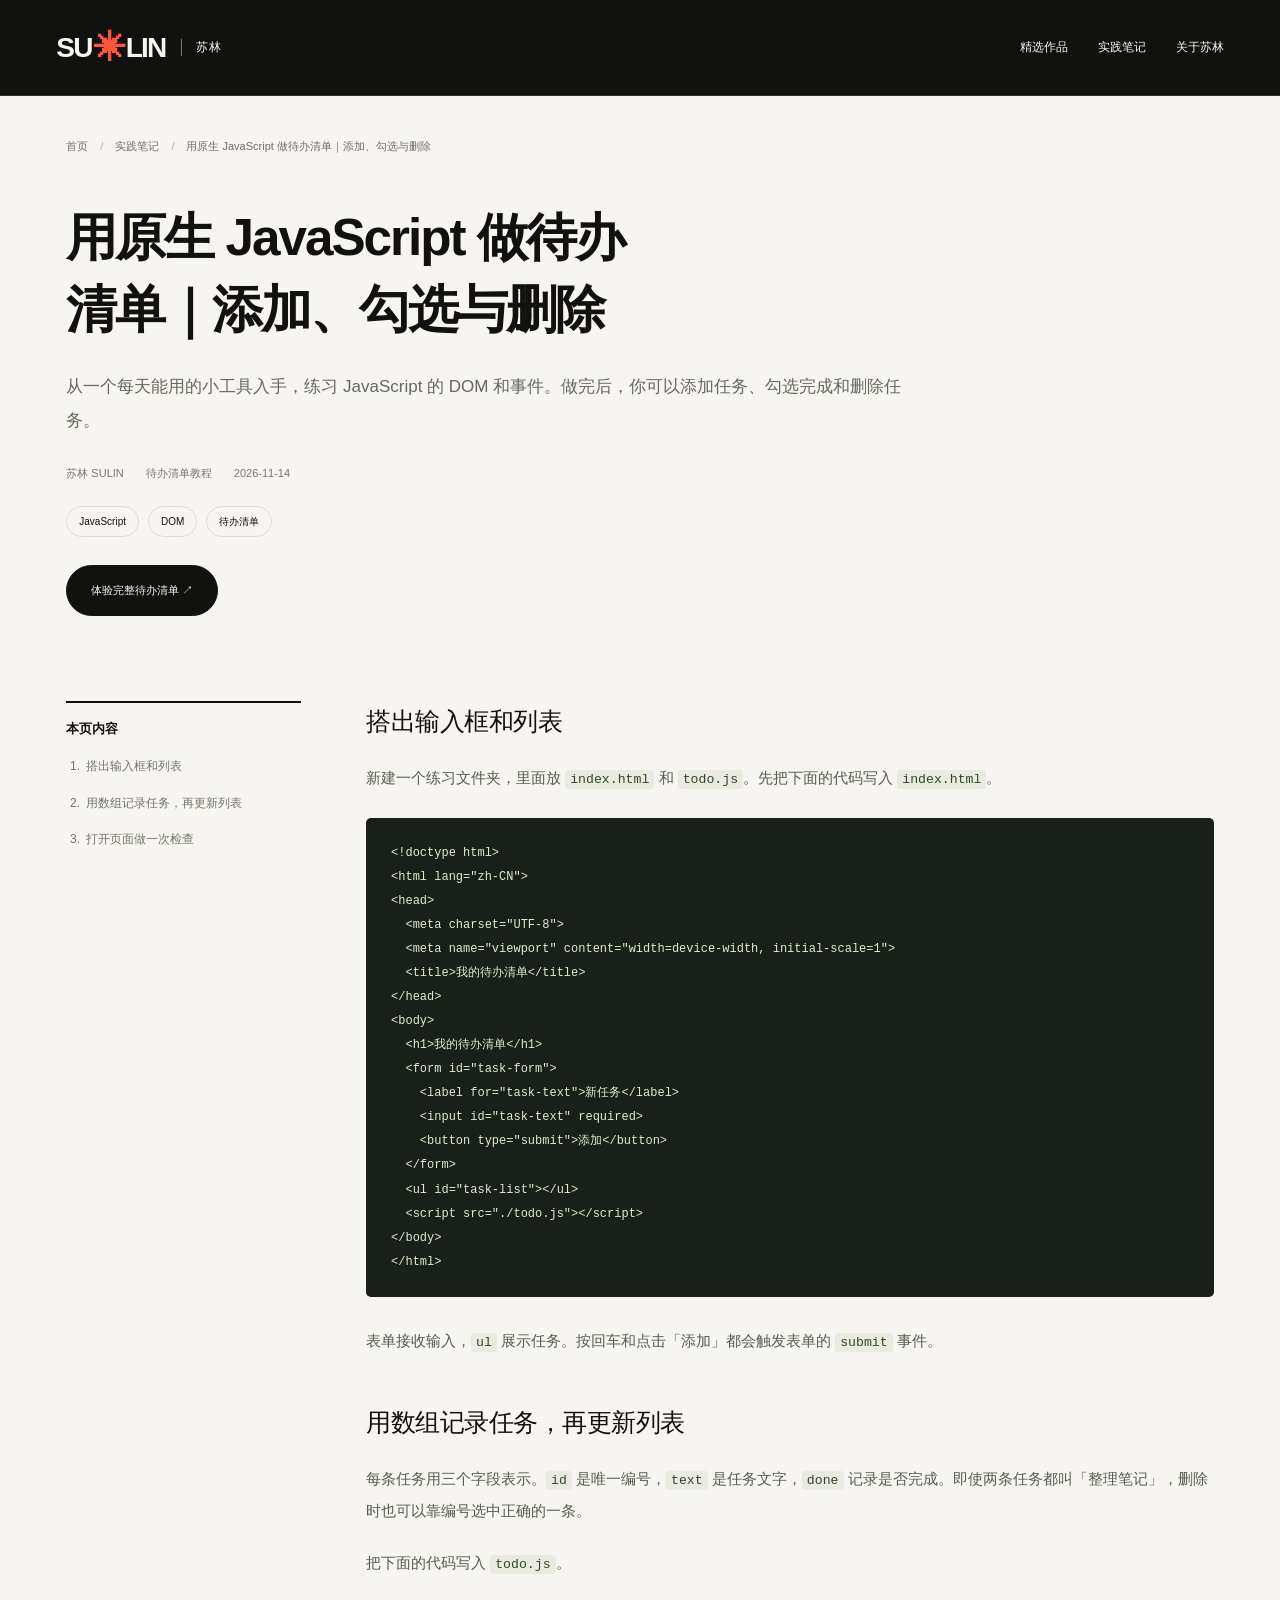
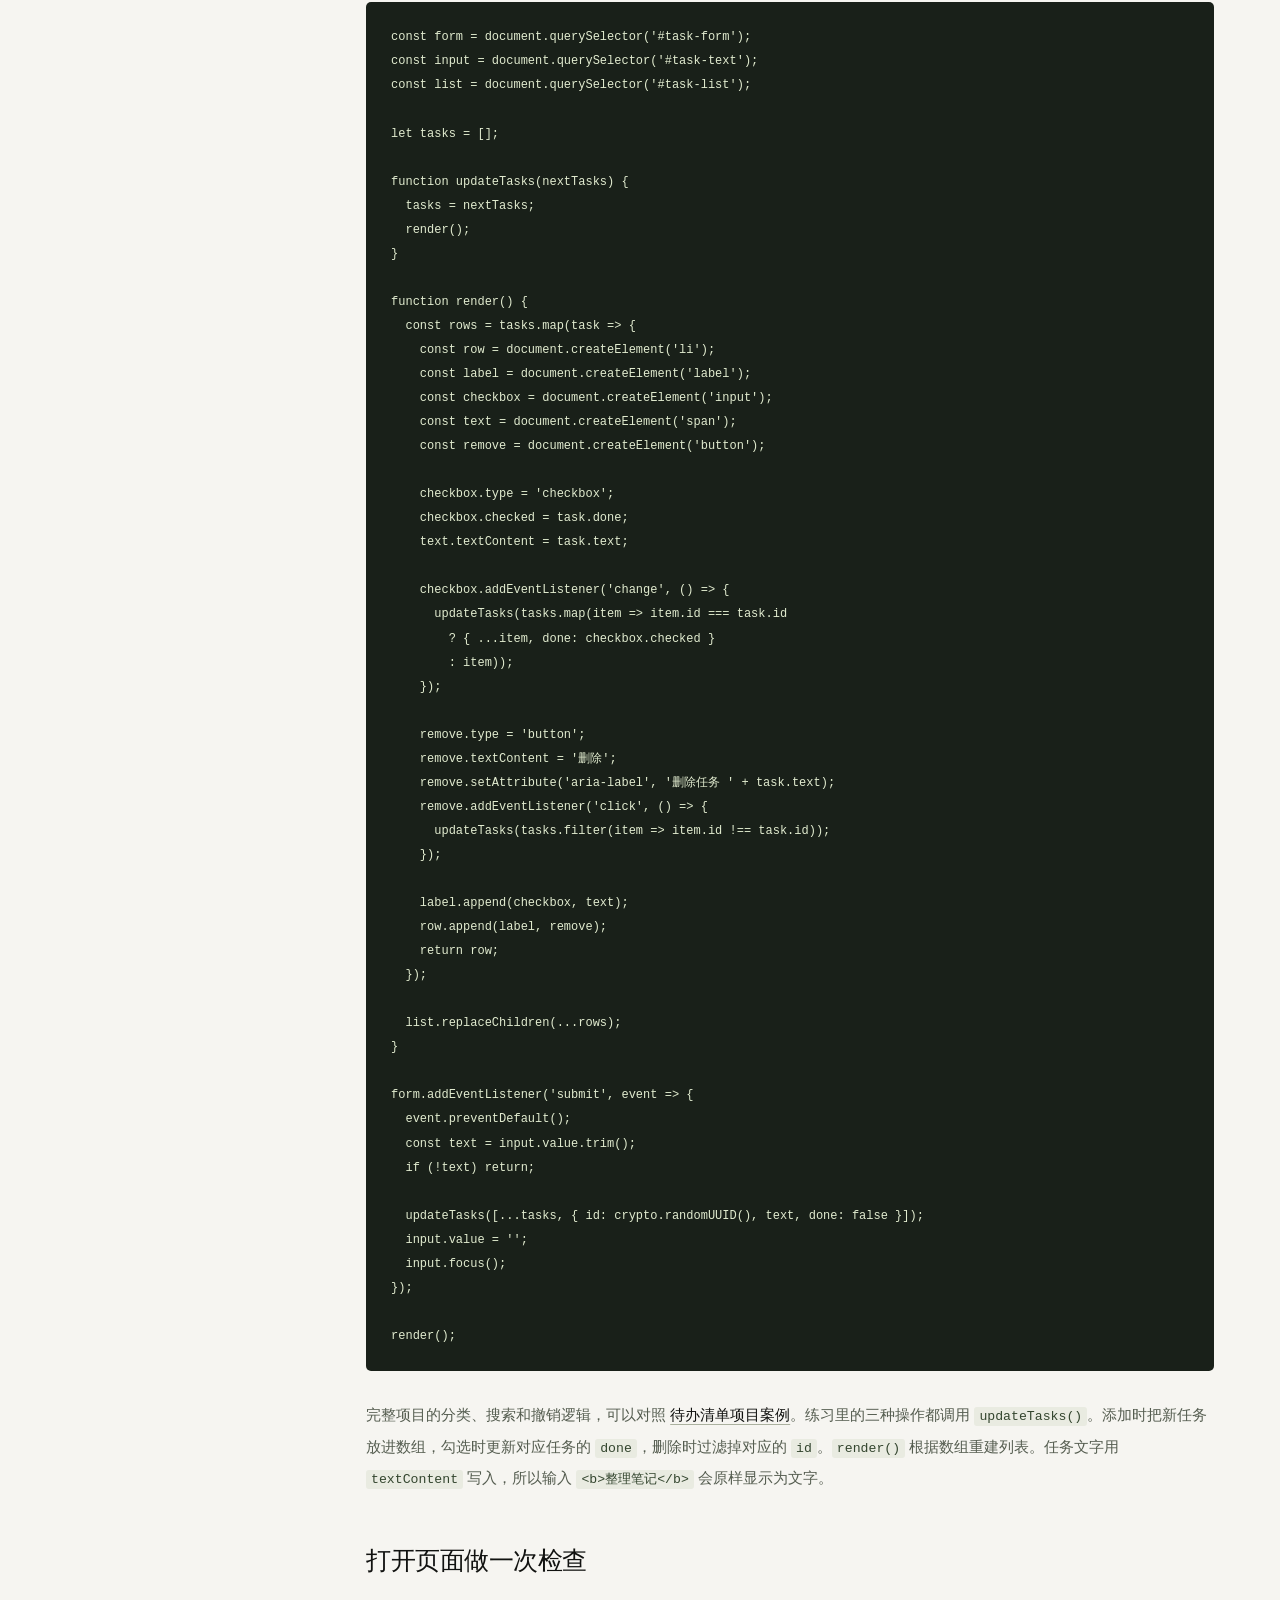
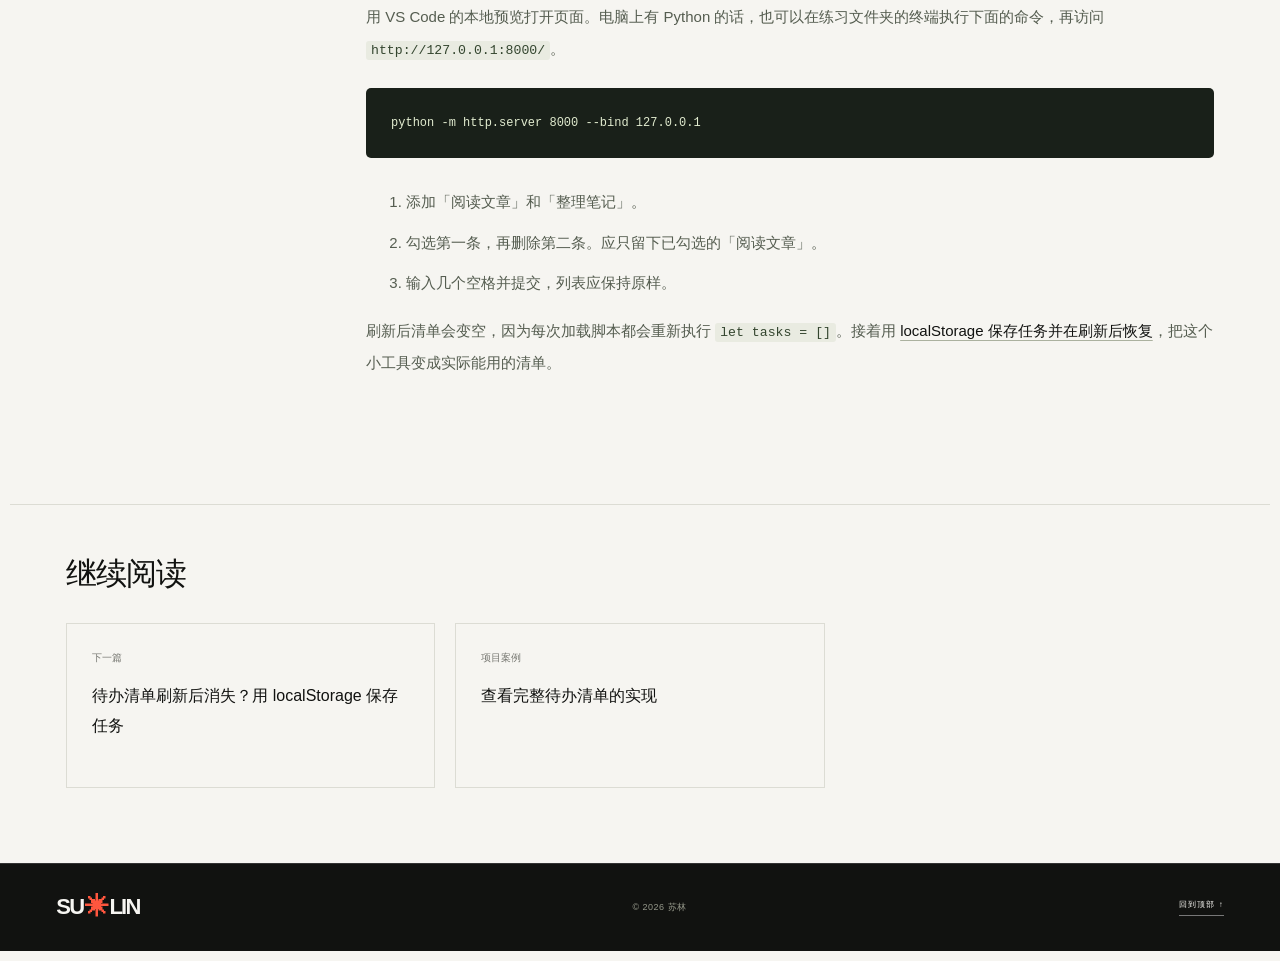
<file: notes/todo-javascript-tutorial.html>
<!doctype html>
<html lang="zh-CN">
<head>
  <!-- Google tag (gtag.js) -->
  <script async src="https://www.googletagmanager.com/gtag/js?id=G-JLE38F0XRY"></script>
  <script>
    window.dataLayer = window.dataLayer || [];
    function gtag(){dataLayer.push(arguments);}
    gtag('js', new Date());
    gtag('config', 'G-JLE38F0XRY');
  </script>
  <meta charset="UTF-8">
  <meta name="viewport" content="width=device-width, initial-scale=1">
  <title>用原生 JavaScript 做待办清单｜添加、勾选与删除｜苏林 SULIN</title>
  <meta name="description" content="从零用原生 JavaScript 做待办清单。跟着 HTML 和 JavaScript 完整示例，练习表单事件、添加任务、勾选完成与删除，并在本地运行验证。">
  <meta name="author" content="苏林">
  <link rel="canonical" href="https://sulin1122.github.io/notes/todo-javascript-tutorial.html">
  <link rel="icon" href="../images/logo.svg?v=5bea958b91cd" type="image/svg+xml">
  <link rel="stylesheet" href="../style.css?v=8bbcf81579ea">
  <link rel="stylesheet" href="../content.css?v=1cba977e05fc">
  <meta property="og:type" content="article">
  <meta property="og:locale" content="zh_CN">
  <meta property="og:site_name" content="苏林 SULIN">
  <meta property="og:title" content="用原生 JavaScript 做待办清单｜添加、勾选与删除｜苏林 SULIN">
  <meta property="og:description" content="从零用原生 JavaScript 做待办清单。跟着 HTML 和 JavaScript 完整示例，练习表单事件、添加任务、勾选完成与删除，并在本地运行验证。">
  <meta property="og:url" content="https://sulin1122.github.io/notes/todo-javascript-tutorial.html">
  <meta property="og:image" content="https://sulin1122.github.io/images/todo-preview-1280.webp?v=4732c87ac397">
  <meta property="og:image:alt" content="完整待办清单的添加、勾选和删除操作界面">
  <meta name="twitter:card" content="summary_large_image">
  <meta name="twitter:title" content="用原生 JavaScript 做待办清单｜添加、勾选与删除｜苏林 SULIN">
  <meta name="twitter:description" content="从零用原生 JavaScript 做待办清单。跟着 HTML 和 JavaScript 完整示例，练习表单事件、添加任务、勾选完成与删除，并在本地运行验证。">
  <meta name="twitter:image" content="https://sulin1122.github.io/images/todo-preview-1280.webp?v=4732c87ac397">
  <meta name="twitter:image:alt" content="完整待办清单的添加、勾选和删除操作界面">
  <script type="application/ld+json">
{
  "@context": "https://schema.org",
  "@graph": [
    {
      "@type": "TechArticle",
      "headline": "用原生 JavaScript 做待办清单｜添加、勾选与删除",
      "description": "从零用原生 JavaScript 做待办清单。跟着 HTML 和 JavaScript 完整示例，练习表单事件、添加任务、勾选完成与删除，并在本地运行验证。",
      "url": "https://sulin1122.github.io/notes/todo-javascript-tutorial.html",
      "inLanguage": "zh-CN",
      "author": {
        "@type": "Person",
        "@id": "https://sulin1122.github.io/#person",
        "name": "苏林",
        "url": "https://sulin1122.github.io/"
      },
      "@id": "https://sulin1122.github.io/notes/todo-javascript-tutorial.html#article",
      "name": "用原生 JavaScript 做待办清单｜添加、勾选与删除",
      "mainEntityOfPage": {
        "@type": "WebPage",
        "@id": "https://sulin1122.github.io/notes/todo-javascript-tutorial.html"
      },
      "isPartOf": {
        "@type": "WebSite",
        "@id": "https://sulin1122.github.io/#website"
      },
      "datePublished": "2026-11-14",
      "dateModified": "2026-11-14",
      "image": "https://sulin1122.github.io/images/todo-preview-1280.webp"
    },
    {
      "@type": "BreadcrumbList",
      "itemListElement": [
        {
          "@type": "ListItem",
          "position": 1,
          "name": "苏林 SULIN",
          "item": "https://sulin1122.github.io/"
        },
        {
          "@type": "ListItem",
          "position": 2,
          "name": "实践笔记",
          "item": "https://sulin1122.github.io/#notes"
        },
        {
          "@type": "ListItem",
          "position": 3,
          "name": "用原生 JavaScript 做待办清单｜添加、勾选与删除",
          "item": "https://sulin1122.github.io/notes/todo-javascript-tutorial.html"
        }
      ]
    }
  ]
}
  </script>
</head>
<body class="content-page" id="top">
  <a class="skip-link" href="#main">跳到主要内容</a>
  <header class="site-header article-header">
    <a class="wordmark" href="../" aria-label="苏林 SULIN 首页">SU<span class="logo-star" aria-hidden="true">✳</span>LIN<span class="wordmark-cn">苏林</span></a>
    <nav class="article-nav" aria-label="主要导航">
      <a href="../#projects">精选作品</a>
      <a href="../#notes">实践笔记</a>
      <a href="../#about">关于苏林</a>
    </nav>
  </header>
  <main id="main">
    <article>
      <header class="article-heading">
        <nav class="breadcrumbs" aria-label="当前位置">
          <ol><li><a href="../">首页</a></li><li><a href="../#notes">实践笔记</a></li><li aria-current="page">用原生 JavaScript 做待办清单｜添加、勾选与删除</li></ol>
        </nav>
        <h1>用原生 JavaScript 做待办清单｜添加、勾选与删除</h1>
        <p class="article-lead">从一个每天能用的小工具入手，练习 JavaScript 的 DOM 和事件。做完后，你可以添加任务、勾选完成和删除任务。</p>
        <div class="article-meta"><span>苏林 SULIN</span><span>待办清单教程</span><time datetime="2026-11-14">2026-11-14</time></div>
        <div class="article-tags"><span>JavaScript</span><span>DOM</span><span>待办清单</span></div>
        <a class="pill-button" href="../1.html">体验完整待办清单 ↗</a>
      </header>
      <div class="article-layout">
        <aside class="article-toc">
          <nav aria-label="本页目录">
            <p>本页内容</p>
            <ol><li><a href="#html">搭出输入框和列表</a></li><li><a href="#javascript">用数组记录任务，再更新列表</a></li><li><a href="#try-it">打开页面做一次检查</a></li></ol>
          </nav>
        </aside>
        <div class="article-body">
          <section id="html">
            <h2>搭出输入框和列表</h2>
<p>新建一个练习文件夹，里面放 <code>index.html</code> 和 <code>todo.js</code>。先把下面的代码写入 <code>index.html</code>。</p>
<pre><code class="language-html">&lt;!doctype html&gt;
&lt;html lang=&quot;zh-CN&quot;&gt;
&lt;head&gt;
  &lt;meta charset=&quot;UTF-8&quot;&gt;
  &lt;meta name=&quot;viewport&quot; content=&quot;width=device-width, initial-scale=1&quot;&gt;
  &lt;title&gt;我的待办清单&lt;/title&gt;
&lt;/head&gt;
&lt;body&gt;
  &lt;h1&gt;我的待办清单&lt;/h1&gt;
  &lt;form id=&quot;task-form&quot;&gt;
    &lt;label for=&quot;task-text&quot;&gt;新任务&lt;/label&gt;
    &lt;input id=&quot;task-text&quot; required&gt;
    &lt;button type=&quot;submit&quot;&gt;添加&lt;/button&gt;
  &lt;/form&gt;
  &lt;ul id=&quot;task-list&quot;&gt;&lt;/ul&gt;
  &lt;script src=&quot;./todo.js&quot;&gt;&lt;/script&gt;
&lt;/body&gt;
&lt;/html&gt;</code></pre>
<p>表单接收输入，<code>ul</code> 展示任务。按回车和点击「添加」都会触发表单的 <code>submit</code> 事件。</p>
          </section>
          <section id="javascript">
            <h2>用数组记录任务，再更新列表</h2>
<p>每条任务用三个字段表示。<code>id</code> 是唯一编号，<code>text</code> 是任务文字，<code>done</code> 记录是否完成。即使两条任务都叫「整理笔记」，删除时也可以靠编号选中正确的一条。</p>
<p>把下面的代码写入 <code>todo.js</code>。</p>
<pre><code class="language-javascript">const form = document.querySelector('#task-form');
const input = document.querySelector('#task-text');
const list = document.querySelector('#task-list');

let tasks = [];

function updateTasks(nextTasks) {
  tasks = nextTasks;
  render();
}

function render() {
  const rows = tasks.map(task =&gt; {
    const row = document.createElement('li');
    const label = document.createElement('label');
    const checkbox = document.createElement('input');
    const text = document.createElement('span');
    const remove = document.createElement('button');

    checkbox.type = 'checkbox';
    checkbox.checked = task.done;
    text.textContent = task.text;

    checkbox.addEventListener('change', () =&gt; {
      updateTasks(tasks.map(item =&gt; item.id === task.id
        ? { ...item, done: checkbox.checked }
        : item));
    });

    remove.type = 'button';
    remove.textContent = '删除';
    remove.setAttribute('aria-label', '删除任务 ' + task.text);
    remove.addEventListener('click', () =&gt; {
      updateTasks(tasks.filter(item =&gt; item.id !== task.id));
    });

    label.append(checkbox, text);
    row.append(label, remove);
    return row;
  });

  list.replaceChildren(...rows);
}

form.addEventListener('submit', event =&gt; {
  event.preventDefault();
  const text = input.value.trim();
  if (!text) return;

  updateTasks([...tasks, { id: crypto.randomUUID(), text, done: false }]);
  input.value = '';
  input.focus();
});

render();</code></pre>
<p>完整项目的分类、搜索和撤销逻辑，可以对照 <a href="../projects/javascript-todo.html">待办清单项目案例</a>。练习里的三种操作都调用 <code>updateTasks()</code>。添加时把新任务放进数组，勾选时更新对应任务的 <code>done</code>，删除时过滤掉对应的 <code>id</code>。<code>render()</code> 根据数组重建列表。任务文字用 <code>textContent</code> 写入，所以输入 <code>&lt;b&gt;整理笔记&lt;/b&gt;</code> 会原样显示为文字。</p>
          </section>
          <section id="try-it">
            <h2>打开页面做一次检查</h2>
<p>用 VS Code 的本地预览打开页面。电脑上有 Python 的话，也可以在练习文件夹的终端执行下面的命令，再访问 <code>http://127.0.0.1:8000/</code>。</p>
<pre><code class="language-shell">python -m http.server 8000 --bind 127.0.0.1</code></pre>
<ol><li>添加「阅读文章」和「整理笔记」。</li><li>勾选第一条，再删除第二条。应只留下已勾选的「阅读文章」。</li><li>输入几个空格并提交，列表应保持原样。</li></ol>
<p>刷新后清单会变空，因为每次加载脚本都会重新执行 <code>let tasks = []</code>。接着用 <a href="./localstorage-todo.html">localStorage 保存任务并在刷新后恢复</a>，把这个小工具变成实际能用的清单。</p>
          </section>
        </div>
      </div>
    </article>
    <section class="related-section" aria-labelledby="related-title">
      <h2 id="related-title">继续阅读</h2>
      <div class="related-grid">
        <a class="related-card" href="localstorage-todo.html"><span>下一篇</span><h3>待办清单刷新后消失？用 localStorage 保存任务</h3></a>
        <a class="related-card" href="../projects/javascript-todo.html"><span>项目案例</span><h3>查看完整待办清单的实现</h3></a>
      </div>
    </section>
  </main>
  <footer class="site-footer">
    <a class="wordmark" href="../">SU<span aria-hidden="true">✳</span>LIN</a>
    <p>© 2026 苏林</p>
    <a href="#top" class="back-top">回到顶部 ↑</a>
  </footer>
</body>
</html>
</file>
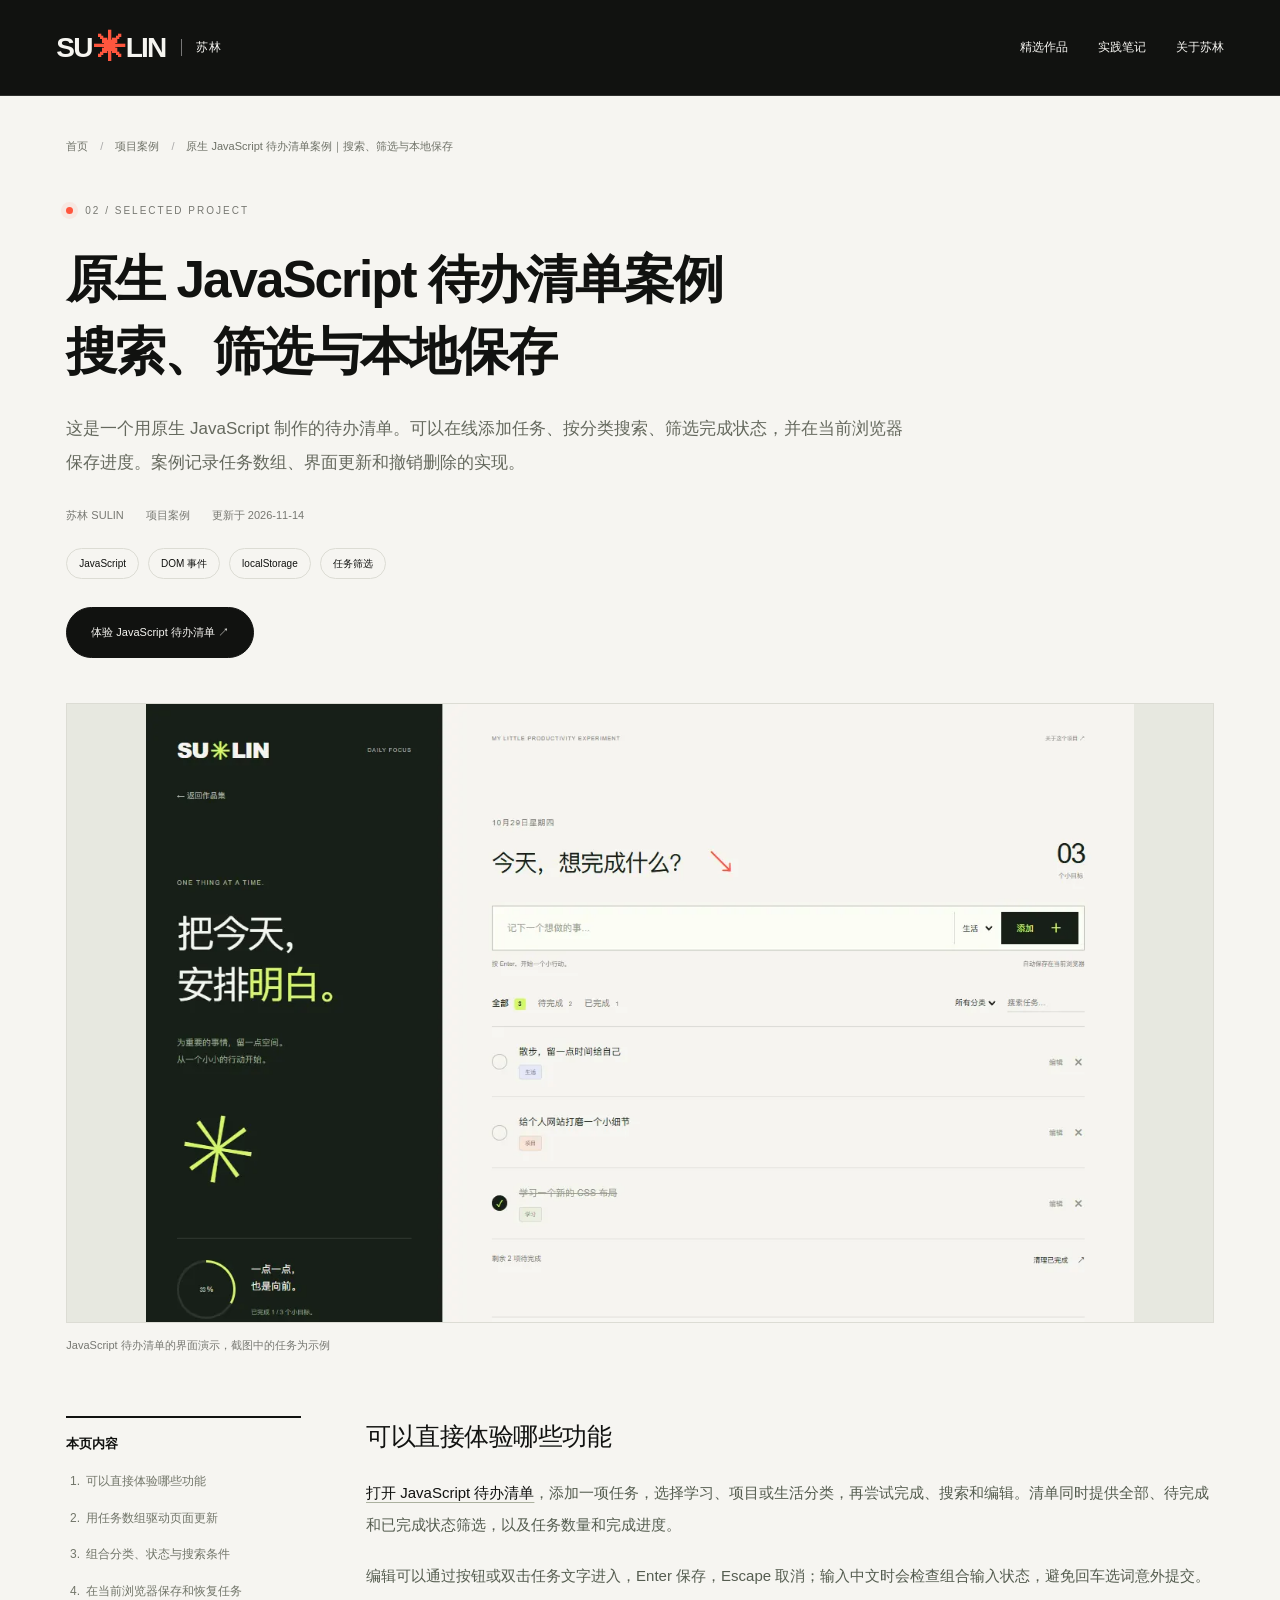
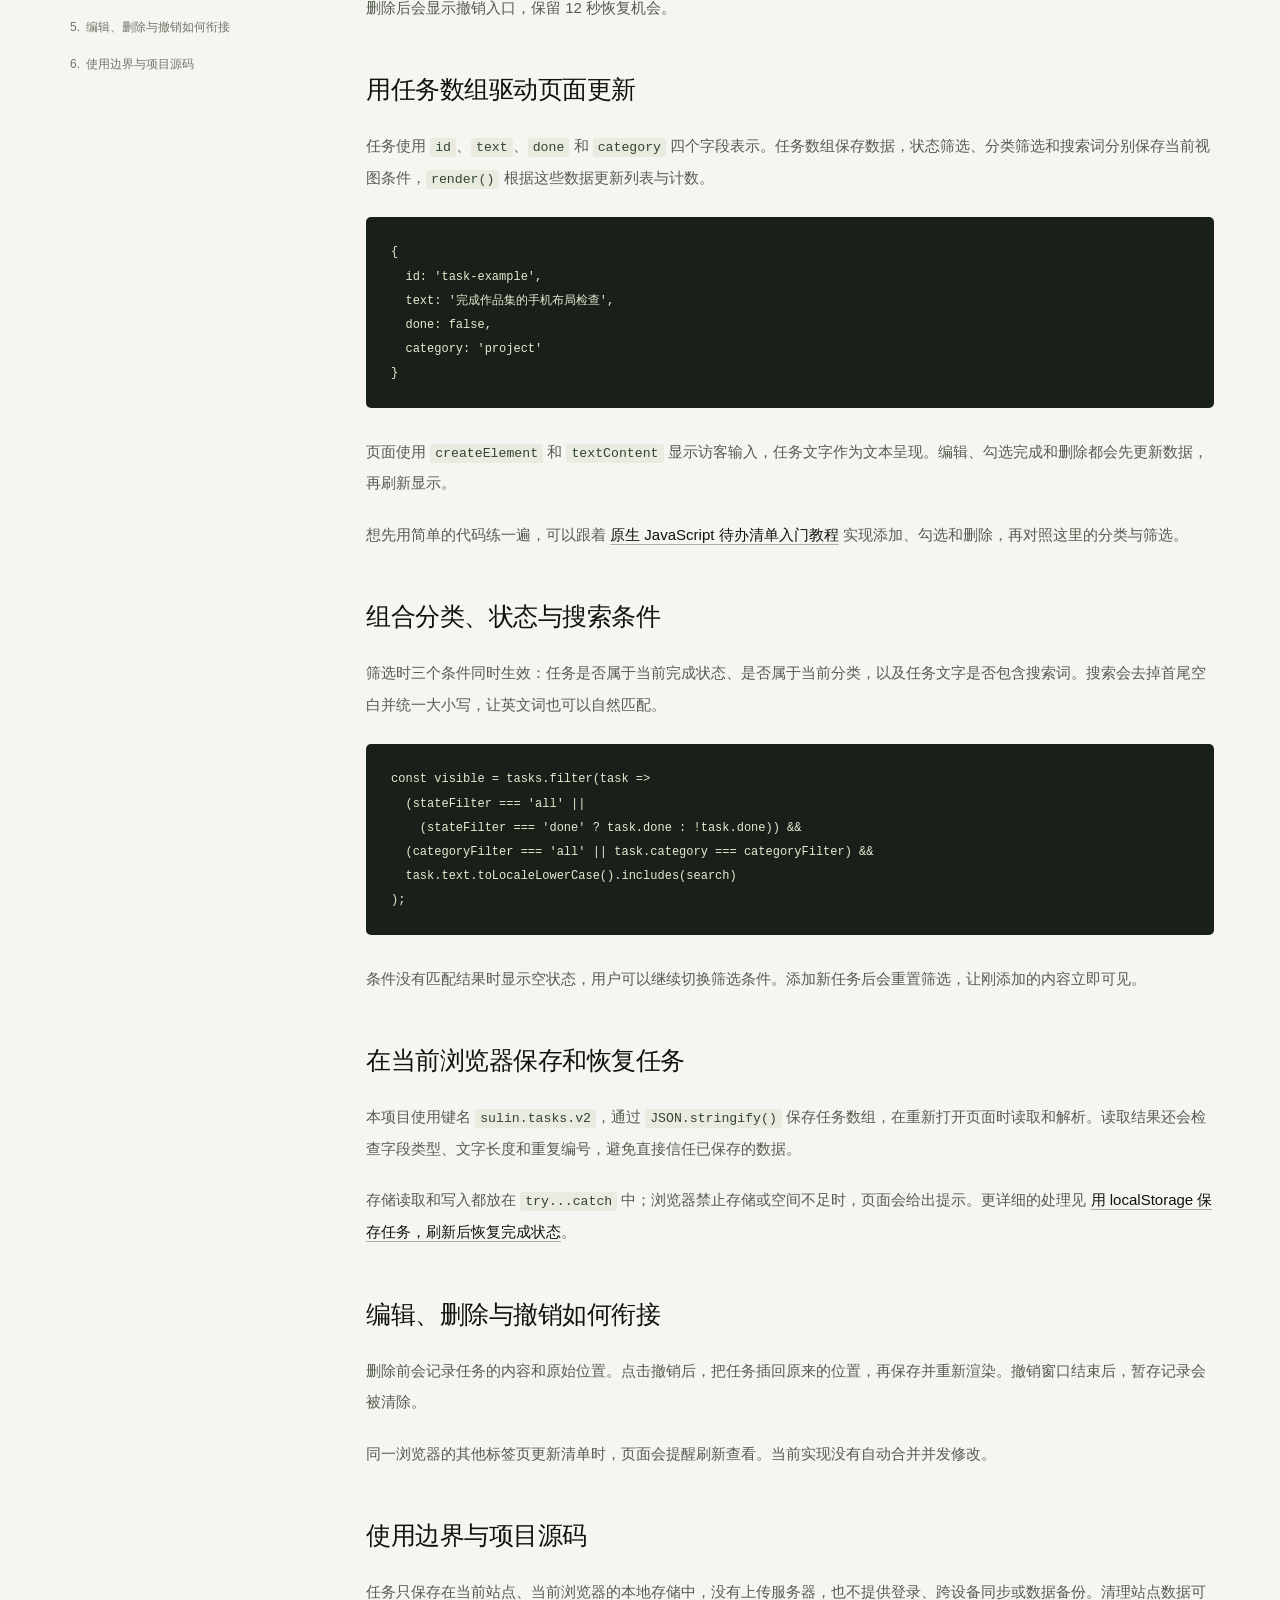
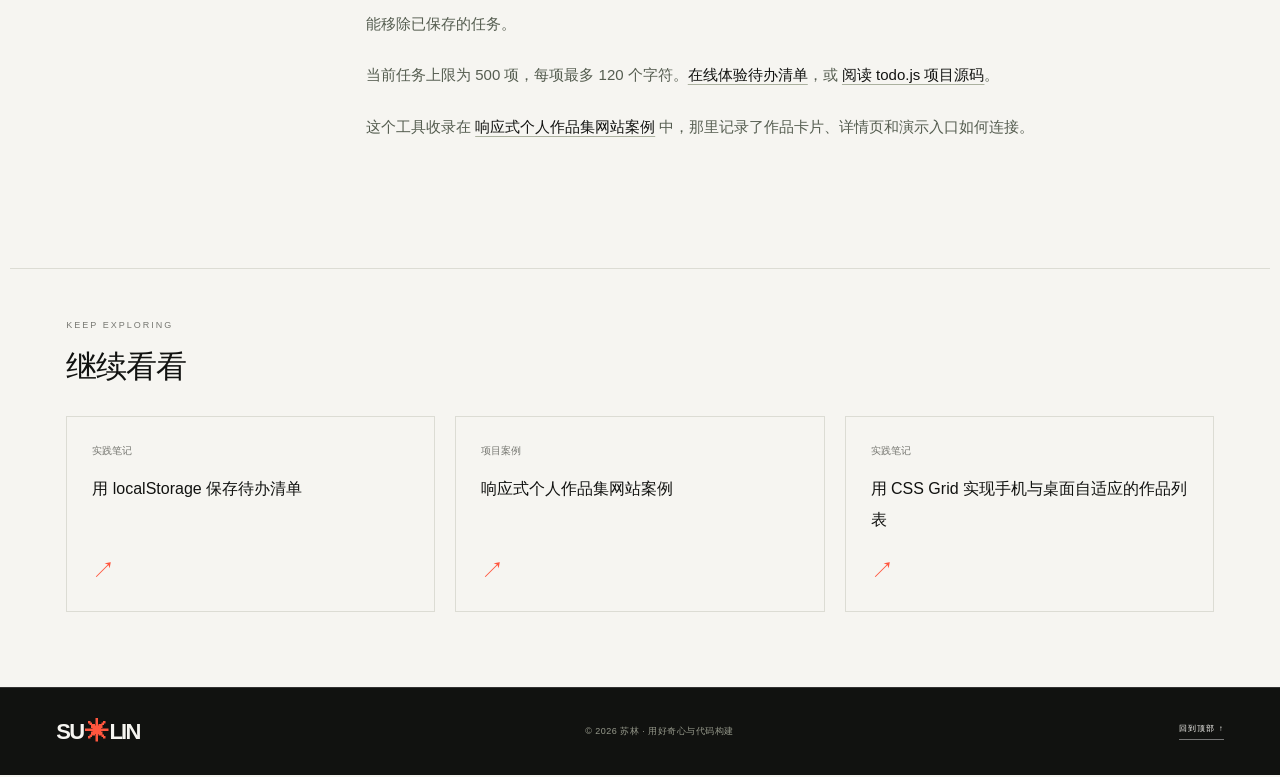
<file: projects/javascript-todo.html>
<!DOCTYPE html>
<html lang="zh-CN">
<head>
  <!-- Google tag (gtag.js) -->
  <script async src="https://www.googletagmanager.com/gtag/js?id=G-JLE38F0XRY"></script>
  <script>
    window.dataLayer = window.dataLayer || [];
    function gtag(){dataLayer.push(arguments);}
    gtag('js', new Date());
    gtag('config', 'G-JLE38F0XRY');
  </script>
  <meta charset="UTF-8">
  <meta name="viewport" content="width=device-width, initial-scale=1">
  <meta name="theme-color" content="#101010">
  <title>原生 JavaScript 待办清单案例｜搜索、筛选与本地保存｜苏林 SULIN</title>
  <meta name="description" content="在线体验苏林的原生 JavaScript 待办清单，了解分类、搜索、状态筛选和撤销删除的实现。附源码、入门教程及 localStorage 保存与恢复步骤。">
  <meta name="author" content="苏林">
  <link rel="canonical" href="https://sulin1122.github.io/projects/javascript-todo.html">
  <link rel="icon" href="../images/logo.svg?v=5bea958b91cd" type="image/svg+xml">
  <link rel="stylesheet" href="../style.css?v=8bbcf81579ea">
  <link rel="stylesheet" href="../content.css?v=1cba977e05fc">
  <meta property="og:type" content="article">
  <meta property="og:locale" content="zh_CN">
  <meta property="og:site_name" content="苏林 SULIN">
  <meta property="og:title" content="原生 JavaScript 待办清单案例｜搜索、筛选与本地保存｜苏林 SULIN">
  <meta property="og:description" content="在线体验苏林的原生 JavaScript 待办清单，了解分类、搜索、状态筛选和撤销删除的实现。附源码、入门教程及 localStorage 保存与恢复步骤。">
  <meta property="og:url" content="https://sulin1122.github.io/projects/javascript-todo.html">
  <meta property="og:image" content="https://sulin1122.github.io/images/todo-preview-1280.webp?v=4732c87ac397">
  <meta name="twitter:card" content="summary_large_image">
  <meta name="twitter:title" content="原生 JavaScript 待办清单案例｜搜索、筛选与本地保存｜苏林 SULIN">
  <meta name="twitter:description" content="在线体验苏林的原生 JavaScript 待办清单，了解分类、搜索、状态筛选和撤销删除的实现。附源码、入门教程及 localStorage 保存与恢复步骤。">
  <meta name="twitter:image" content="https://sulin1122.github.io/images/todo-preview-1280.webp?v=4732c87ac397">
  <meta property="og:image:alt" content="待办清单界面中的任务输入、状态筛选和完成复选框">
  <meta name="twitter:image:alt" content="待办清单界面中的任务输入、状态筛选和完成复选框">
  <script type="application/ld+json">
{
  "@context": "https://schema.org",
  "@graph": [
    {
      "@type": "Article",
      "@id": "https://sulin1122.github.io/projects/javascript-todo.html#article",
      "url": "https://sulin1122.github.io/projects/javascript-todo.html",
      "name": "原生 JavaScript 待办清单案例 搜索、筛选与本地保存",
      "headline": "原生 JavaScript 待办清单案例 搜索、筛选与本地保存",
      "description": "在线体验苏林的原生 JavaScript 待办清单，了解分类、搜索、状态筛选和撤销删除的实现。附源码、入门教程及 localStorage 保存与恢复步骤。",
      "inLanguage": "zh-CN",
      "author": {
        "@type": "Person",
        "@id": "https://sulin1122.github.io/#person",
        "name": "苏林",
        "url": "https://sulin1122.github.io/"
      },
      "isPartOf": {
        "@type": "WebSite",
        "@id": "https://sulin1122.github.io/#website"
      },
      "datePublished": "2026-10-31",
      "dateModified": "2026-11-14",
      "image": "https://sulin1122.github.io/images/todo-preview-1280.webp",
      "mainEntityOfPage": {
        "@type": "WebPage",
        "@id": "https://sulin1122.github.io/projects/javascript-todo.html"
      }
    },
    {
      "@type": "BreadcrumbList",
      "itemListElement": [
        {
          "@type": "ListItem",
          "position": 1,
          "name": "苏林 SULIN",
          "item": "https://sulin1122.github.io/"
        },
        {
          "@type": "ListItem",
          "position": 2,
          "name": "项目案例",
          "item": "https://sulin1122.github.io/#projects"
        },
        {
          "@type": "ListItem",
          "position": 3,
          "name": "原生 JavaScript 待办清单案例｜搜索、筛选与本地保存",
          "item": "https://sulin1122.github.io/projects/javascript-todo.html"
        }
      ]
    }
  ]
}
  </script>
</head>
<body class="content-page" id="top">
  <a class="skip-link" href="#main">跳到主要内容</a>
  <header class="site-header article-header">
    <a class="wordmark" href="../" aria-label="苏林 SULIN 首页">SU<span class="logo-star" aria-hidden="true">✳</span>LIN<span class="wordmark-cn">苏林</span></a>
    <nav class="article-nav" aria-label="主要导航"><a href="../#projects">精选作品</a><a href="../#notes">实践笔记</a><a href="../#about">关于苏林</a></nav>
  </header>
  <main id="main">
    <article>
      <header class="article-heading">
        <nav class="breadcrumbs" aria-label="当前位置"><ol><li><a href="../">首页</a></li><li><a href="../#projects">项目案例</a></li><li aria-current="page">原生 JavaScript 待办清单案例｜搜索、筛选与本地保存</li></ol></nav>
        <p class="eyebrow"><span class="live-dot" aria-hidden="true"></span> 02 / SELECTED PROJECT</p>
        <h1><span class="article-title-line">原生 JavaScript 待办清单案例</span>
        <span class="article-title-line">搜索、筛选与本地保存</span></h1>
        <p class="article-lead">这是一个用原生 JavaScript 制作的待办清单。可以在线添加任务、按分类搜索、筛选完成状态，并在当前浏览器保存进度。案例记录任务数组、界面更新和撤销删除的实现。</p>
        <div class="article-meta"><span>苏林 SULIN</span><span>项目案例</span><span>更新于 <time datetime="2026-11-14">2026-11-14</time></span></div>
        <div class="article-tags"><span>JavaScript</span><span>DOM 事件</span><span>localStorage</span><span>任务筛选</span></div>
        <a class="pill-button" href="../1.html">体验 JavaScript 待办清单 ↗</a>
      </header>
      <figure class="article-cover"><img src="../images/todo-preview-1280.webp?v=4732c87ac397" srcset="../images/todo-preview-640.webp?v=f30404d2f4ef 640w, ../images/todo-preview-1280.webp?v=4732c87ac397 1280w" sizes="(max-width: 760px) 100vw, 1120px" width="1280" height="800" alt="待办清单界面中的任务输入、状态筛选和完成复选框" decoding="async" fetchpriority="high"><figcaption>JavaScript 待办清单的界面演示，截图中的任务为示例</figcaption></figure>
      <div class="article-layout">
        <aside class="article-toc"><nav aria-label="本页目录"><p>本页内容</p><ol><li><a href="#section-1">可以直接体验哪些功能</a></li><li><a href="#section-2">用任务数组驱动页面更新</a></li><li><a href="#section-3">组合分类、状态与搜索条件</a></li><li><a href="#section-4">在当前浏览器保存和恢复任务</a></li><li><a href="#section-5">编辑、删除与撤销如何衔接</a></li><li><a href="#section-6">使用边界与项目源码</a></li></ol></nav></aside>
        <div class="article-body"><section id="section-1"><h2>可以直接体验哪些功能</h2><p><a href="../1.html">打开 JavaScript 待办清单</a>，添加一项任务，选择学习、项目或生活分类，再尝试完成、搜索和编辑。清单同时提供全部、待完成和已完成状态筛选，以及任务数量和完成进度。</p><p>编辑可以通过按钮或双击任务文字进入，Enter 保存，Escape 取消；输入中文时会检查组合输入状态，避免回车选词意外提交。删除后会显示撤销入口，保留 12 秒恢复机会。</p></section>
<section id="section-2"><h2>用任务数组驱动页面更新</h2><p>任务使用 <code>id</code>、<code>text</code>、<code>done</code> 和 <code>category</code> 四个字段表示。任务数组保存数据，状态筛选、分类筛选和搜索词分别保存当前视图条件，<code>render()</code> 根据这些数据更新列表与计数。</p><pre><code class="language-javascript">{
  id: &#x27;task-example&#x27;,
  text: &#x27;完成作品集的手机布局检查&#x27;,
  done: false,
  category: &#x27;project&#x27;
}</code></pre><p>页面使用 <code>createElement</code> 和 <code>textContent</code> 显示访客输入，任务文字作为文本呈现。编辑、勾选完成和删除都会先更新数据，再刷新显示。</p>
<p>想先用简单的代码练一遍，可以跟着 <a href="../notes/todo-javascript-tutorial.html">原生 JavaScript 待办清单入门教程</a> 实现添加、勾选和删除，再对照这里的分类与筛选。</p></section>
<section id="section-3"><h2>组合分类、状态与搜索条件</h2><p>筛选时三个条件同时生效：任务是否属于当前完成状态、是否属于当前分类，以及任务文字是否包含搜索词。搜索会去掉首尾空白并统一大小写，让英文词也可以自然匹配。</p><pre><code class="language-javascript">const visible = tasks.filter(task =&gt;
  (stateFilter === &#x27;all&#x27; ||
    (stateFilter === &#x27;done&#x27; ? task.done : !task.done)) &amp;&amp;
  (categoryFilter === &#x27;all&#x27; || task.category === categoryFilter) &amp;&amp;
  task.text.toLocaleLowerCase().includes(search)
);</code></pre><p>条件没有匹配结果时显示空状态，用户可以继续切换筛选条件。添加新任务后会重置筛选，让刚添加的内容立即可见。</p></section>
<section id="section-4"><h2>在当前浏览器保存和恢复任务</h2><p>本项目使用键名 <code>sulin.tasks.v2</code>，通过 <code>JSON.stringify()</code> 保存任务数组，在重新打开页面时读取和解析。读取结果还会检查字段类型、文字长度和重复编号，避免直接信任已保存的数据。</p><p>存储读取和写入都放在 <code>try...catch</code> 中；浏览器禁止存储或空间不足时，页面会给出提示。更详细的处理见 <a href="../notes/localstorage-todo.html">用 localStorage 保存任务，刷新后恢复完成状态</a>。</p></section>
<section id="section-5"><h2>编辑、删除与撤销如何衔接</h2><p>删除前会记录任务的内容和原始位置。点击撤销后，把任务插回原来的位置，再保存并重新渲染。撤销窗口结束后，暂存记录会被清除。</p><p>同一浏览器的其他标签页更新清单时，页面会提醒刷新查看。当前实现没有自动合并并发修改。</p></section>
<section id="section-6"><h2>使用边界与项目源码</h2><p>任务只保存在当前站点、当前浏览器的本地存储中，没有上传服务器，也不提供登录、跨设备同步或数据备份。清理站点数据可能移除已保存的任务。</p><p>当前任务上限为 500 项，每项最多 120 个字符。<a href="../1.html">在线体验待办清单</a>，或 <a href="https://github.com/sulin1122/sulin1122.github.io/blob/main/todo.js">阅读 todo.js 项目源码</a>。</p>
<p>这个工具收录在 <a href="./personal-website.html">响应式个人作品集网站案例</a> 中，那里记录了作品卡片、详情页和演示入口如何连接。</p></section></div>
      </div>
    </article>
    <section class="related-section" aria-labelledby="related-title"><p class="eyebrow">KEEP EXPLORING</p><h2 id="related-title">继续看看</h2><div class="related-grid"><a class="related-card" href="../notes/localstorage-todo.html"><span>实践笔记</span><h3>用 localStorage 保存待办清单</h3><span aria-hidden="true">↗</span></a><a class="related-card" href="../projects/personal-website.html"><span>项目案例</span><h3>响应式个人作品集网站案例</h3><span aria-hidden="true">↗</span></a><a class="related-card" href="../notes/responsive-grid.html"><span>实践笔记</span><h3>用 CSS Grid 实现手机与桌面自适应的作品列表</h3><span aria-hidden="true">↗</span></a></div></section>
  </main>
  <footer class="site-footer"><a class="wordmark" href="../">SU<span aria-hidden="true">✳</span>LIN</a><p>© 2026 苏林 · 用好奇心与代码构建</p><a href="#top" class="back-top">回到顶部 ↑</a></footer>
</body>
</html>
</file>
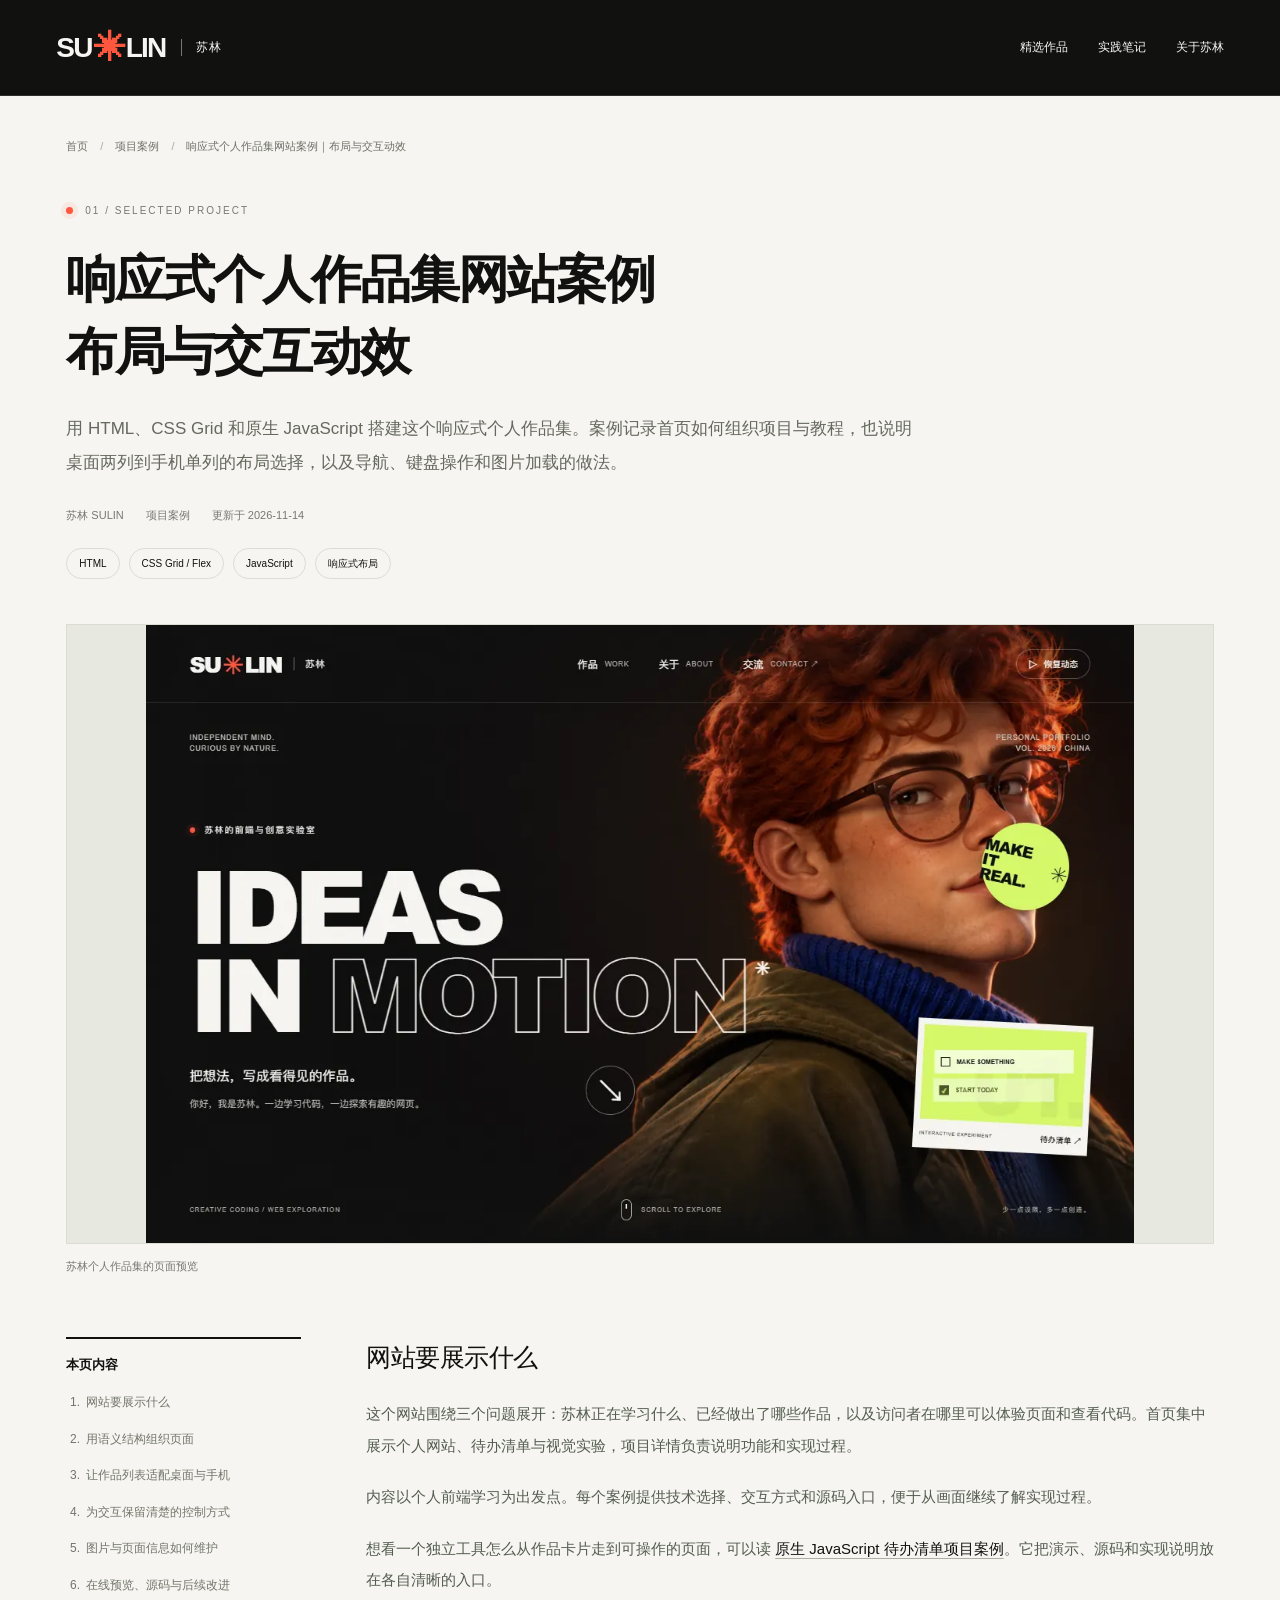
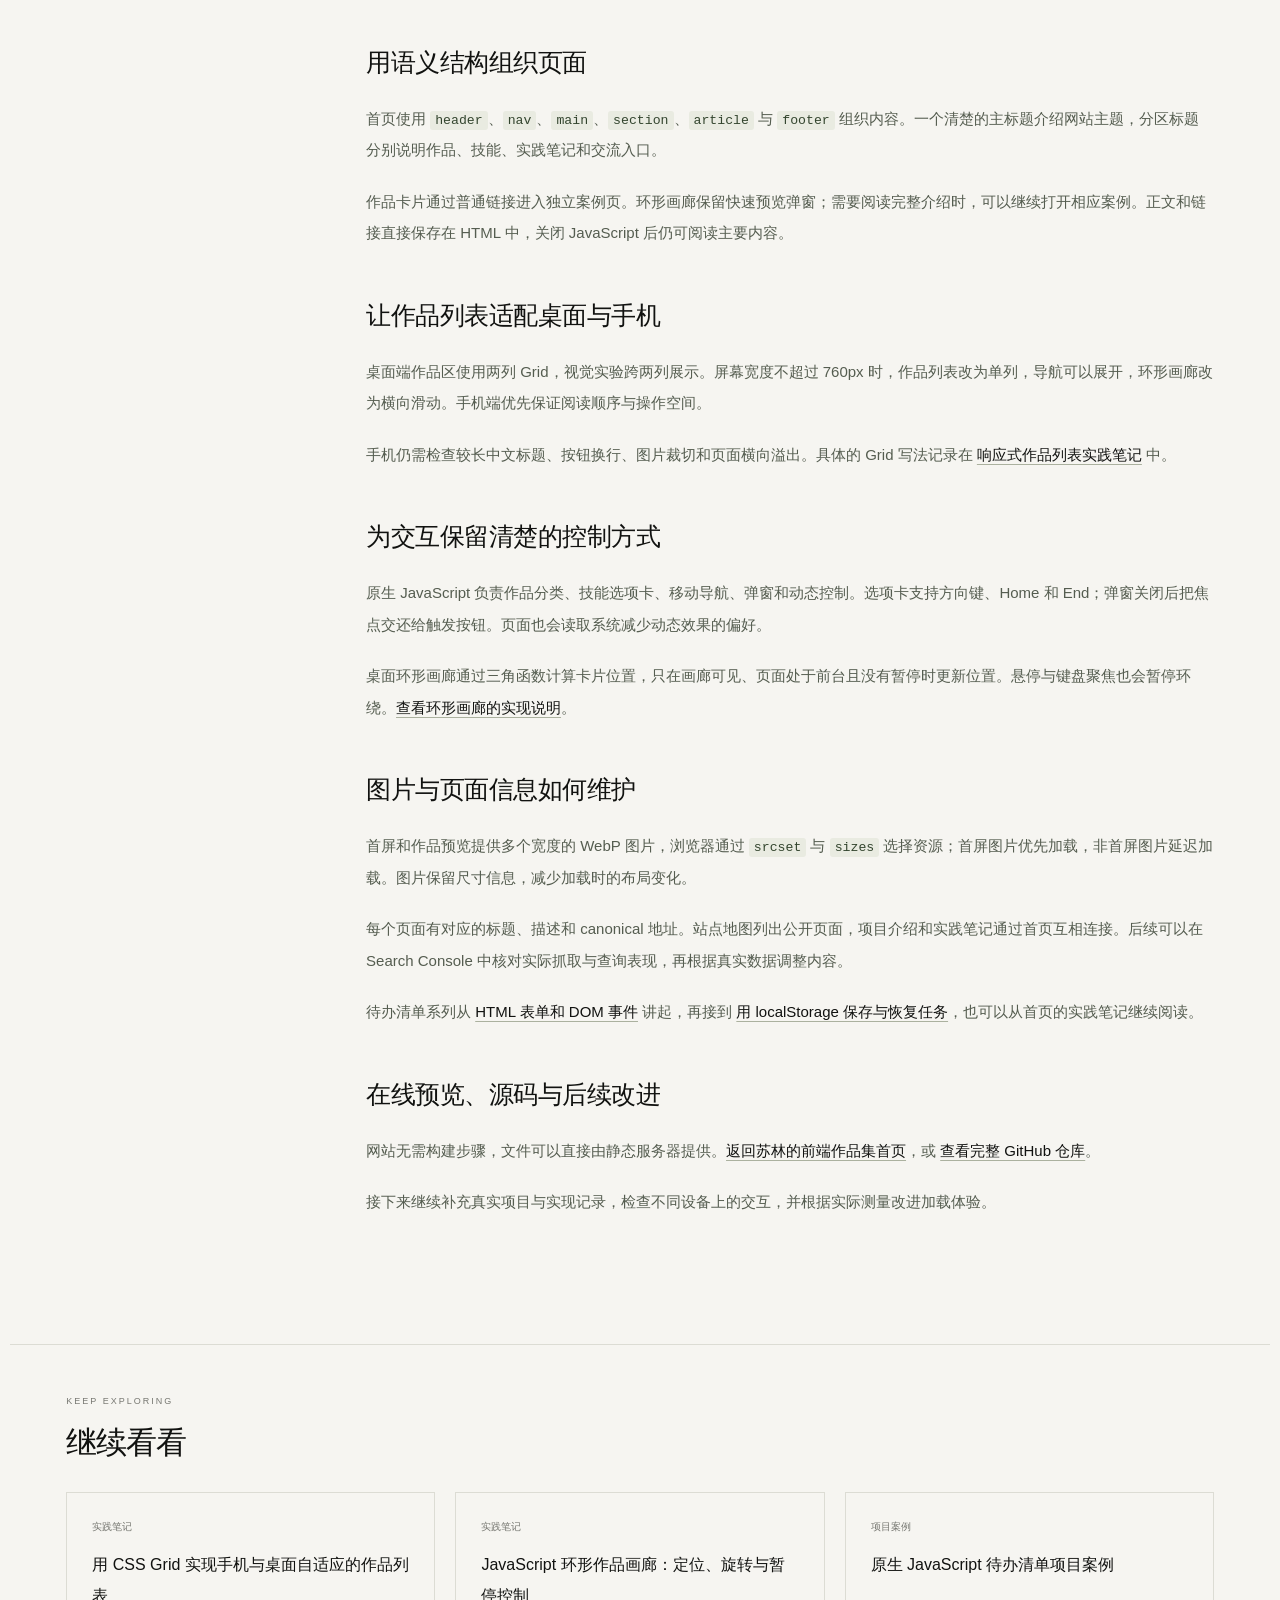
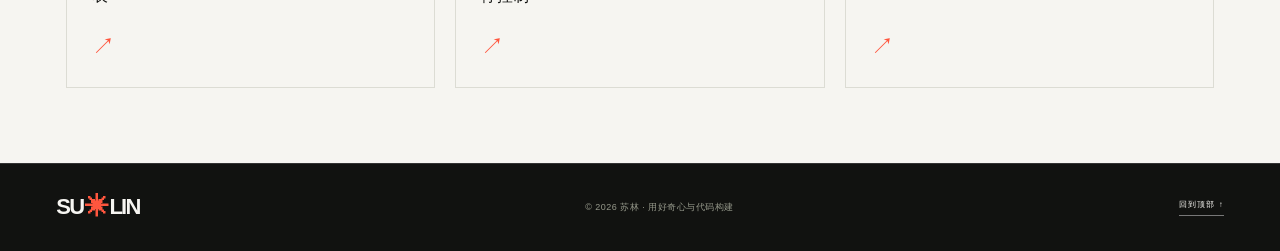
<file: projects/personal-website.html>
<!DOCTYPE html>
<html lang="zh-CN">
<head>
  <!-- Google tag (gtag.js) -->
  <script async src="https://www.googletagmanager.com/gtag/js?id=G-JLE38F0XRY"></script>
  <script>
    window.dataLayer = window.dataLayer || [];
    function gtag(){dataLayer.push(arguments);}
    gtag('js', new Date());
    gtag('config', 'G-JLE38F0XRY');
  </script>
  <meta charset="UTF-8">
  <meta name="viewport" content="width=device-width, initial-scale=1">
  <meta name="theme-color" content="#101010">
  <title>响应式个人作品集网站案例｜布局与交互动效｜苏林 SULIN</title>
  <meta name="description" content="看看苏林如何用 HTML、CSS Grid 和原生 JavaScript 搭建响应式作品集。案例讲解桌面与手机布局、键盘交互、WebP 图片优化，并附网站预览和源码。">
  <meta name="author" content="苏林">
  <link rel="canonical" href="https://sulin1122.github.io/projects/personal-website.html">
  <link rel="icon" href="../images/logo.svg?v=5bea958b91cd" type="image/svg+xml">
  <link rel="stylesheet" href="../style.css?v=8bbcf81579ea">
  <link rel="stylesheet" href="../content.css?v=1cba977e05fc">
  <meta property="og:type" content="article">
  <meta property="og:locale" content="zh_CN">
  <meta property="og:site_name" content="苏林 SULIN">
  <meta property="og:title" content="响应式个人作品集网站案例｜布局与交互动效｜苏林 SULIN">
  <meta property="og:description" content="看看苏林如何用 HTML、CSS Grid 和原生 JavaScript 搭建响应式作品集。案例讲解桌面与手机布局、键盘交互、WebP 图片优化，并附网站预览和源码。">
  <meta property="og:url" content="https://sulin1122.github.io/projects/personal-website.html">
  <meta property="og:image" content="https://sulin1122.github.io/images/portfolio-preview-1265.webp?v=cded5beaceb4">
  <meta name="twitter:card" content="summary_large_image">
  <meta name="twitter:title" content="响应式个人作品集网站案例｜布局与交互动效｜苏林 SULIN">
  <meta name="twitter:description" content="看看苏林如何用 HTML、CSS Grid 和原生 JavaScript 搭建响应式作品集。案例讲解桌面与手机布局、键盘交互、WebP 图片优化，并附网站预览和源码。">
  <meta name="twitter:image" content="https://sulin1122.github.io/images/portfolio-preview-1265.webp?v=cded5beaceb4">
  <meta property="og:image:alt" content="苏林作品集首页的主视觉、导航和待办清单入口">
  <meta name="twitter:image:alt" content="苏林作品集首页的主视觉、导航和待办清单入口">
  <script type="application/ld+json">
{
  "@context": "https://schema.org",
  "@graph": [
    {
      "@type": "Article",
      "@id": "https://sulin1122.github.io/projects/personal-website.html#article",
      "url": "https://sulin1122.github.io/projects/personal-website.html",
      "name": "响应式个人作品集网站案例 布局与交互动效",
      "headline": "响应式个人作品集网站案例 布局与交互动效",
      "description": "看看苏林如何用 HTML、CSS Grid 和原生 JavaScript 搭建响应式作品集。案例讲解桌面与手机布局、键盘交互、WebP 图片优化，并附网站预览和源码。",
      "inLanguage": "zh-CN",
      "author": {
        "@type": "Person",
        "@id": "https://sulin1122.github.io/#person",
        "name": "苏林",
        "url": "https://sulin1122.github.io/"
      },
      "isPartOf": {
        "@type": "WebSite",
        "@id": "https://sulin1122.github.io/#website"
      },
      "datePublished": "2026-10-31",
      "dateModified": "2026-11-14",
      "image": "https://sulin1122.github.io/images/portfolio-preview-1265.webp",
      "mainEntityOfPage": {
        "@type": "WebPage",
        "@id": "https://sulin1122.github.io/projects/personal-website.html"
      }
    },
    {
      "@type": "BreadcrumbList",
      "itemListElement": [
        {
          "@type": "ListItem",
          "position": 1,
          "name": "苏林 SULIN",
          "item": "https://sulin1122.github.io/"
        },
        {
          "@type": "ListItem",
          "position": 2,
          "name": "项目案例",
          "item": "https://sulin1122.github.io/#projects"
        },
        {
          "@type": "ListItem",
          "position": 3,
          "name": "响应式个人作品集网站案例｜布局与交互动效",
          "item": "https://sulin1122.github.io/projects/personal-website.html"
        }
      ]
    }
  ]
}
  </script>
</head>
<body class="content-page" id="top">
  <a class="skip-link" href="#main">跳到主要内容</a>
  <header class="site-header article-header">
    <a class="wordmark" href="../" aria-label="苏林 SULIN 首页">SU<span class="logo-star" aria-hidden="true">✳</span>LIN<span class="wordmark-cn">苏林</span></a>
    <nav class="article-nav" aria-label="主要导航"><a href="../#projects">精选作品</a><a href="../#notes">实践笔记</a><a href="../#about">关于苏林</a></nav>
  </header>
  <main id="main">
    <article>
      <header class="article-heading">
        <nav class="breadcrumbs" aria-label="当前位置"><ol><li><a href="../">首页</a></li><li><a href="../#projects">项目案例</a></li><li aria-current="page">响应式个人作品集网站案例｜布局与交互动效</li></ol></nav>
        <p class="eyebrow"><span class="live-dot" aria-hidden="true"></span> 01 / SELECTED PROJECT</p>
        <h1><span class="article-title-line">响应式个人作品集网站案例</span>
        <span class="article-title-line">布局与交互动效</span></h1>
        <p class="article-lead">用 HTML、CSS Grid 和原生 JavaScript 搭建这个响应式个人作品集。案例记录首页如何组织项目与教程，也说明桌面两列到手机单列的布局选择，以及导航、键盘操作和图片加载的做法。</p>
        <div class="article-meta"><span>苏林 SULIN</span><span>项目案例</span><span>更新于 <time datetime="2026-11-14">2026-11-14</time></span></div>
        <div class="article-tags"><span>HTML</span><span>CSS Grid / Flex</span><span>JavaScript</span><span>响应式布局</span></div>

      </header>
      <figure class="article-cover"><img src="../images/portfolio-preview-1265.webp?v=cded5beaceb4" srcset="../images/portfolio-preview-640.webp?v=266c057e9756 640w, ../images/portfolio-preview-1265.webp?v=cded5beaceb4 1265w" sizes="(max-width: 760px) 100vw, 1120px" width="1265" height="791" alt="苏林作品集首页的主视觉、导航和待办清单入口" decoding="async" fetchpriority="high"><figcaption>苏林个人作品集的页面预览</figcaption></figure>
      <div class="article-layout">
        <aside class="article-toc"><nav aria-label="本页目录"><p>本页内容</p><ol><li><a href="#section-1">网站要展示什么</a></li><li><a href="#section-2">用语义结构组织页面</a></li><li><a href="#section-3">让作品列表适配桌面与手机</a></li><li><a href="#section-4">为交互保留清楚的控制方式</a></li><li><a href="#section-5">图片与页面信息如何维护</a></li><li><a href="#section-6">在线预览、源码与后续改进</a></li></ol></nav></aside>
        <div class="article-body"><section id="section-1"><h2>网站要展示什么</h2><p>这个网站围绕三个问题展开：苏林正在学习什么、已经做出了哪些作品，以及访问者在哪里可以体验页面和查看代码。首页集中展示个人网站、待办清单与视觉实验，项目详情负责说明功能和实现过程。</p><p>内容以个人前端学习为出发点。每个案例提供技术选择、交互方式和源码入口，便于从画面继续了解实现过程。</p>
<p>想看一个独立工具怎么从作品卡片走到可操作的页面，可以读 <a href="./javascript-todo.html">原生 JavaScript 待办清单项目案例</a>。它把演示、源码和实现说明放在各自清晰的入口。</p></section>
<section id="section-2"><h2>用语义结构组织页面</h2><p>首页使用 <code>header</code>、<code>nav</code>、<code>main</code>、<code>section</code>、<code>article</code> 与 <code>footer</code> 组织内容。一个清楚的主标题介绍网站主题，分区标题分别说明作品、技能、实践笔记和交流入口。</p><p>作品卡片通过普通链接进入独立案例页。环形画廊保留快速预览弹窗；需要阅读完整介绍时，可以继续打开相应案例。正文和链接直接保存在 HTML 中，关闭 JavaScript 后仍可阅读主要内容。</p></section>
<section id="section-3"><h2>让作品列表适配桌面与手机</h2><p>桌面端作品区使用两列 Grid，视觉实验跨两列展示。屏幕宽度不超过 760px 时，作品列表改为单列，导航可以展开，环形画廊改为横向滑动。手机端优先保证阅读顺序与操作空间。</p><p>手机仍需检查较长中文标题、按钮换行、图片裁切和页面横向溢出。具体的 Grid 写法记录在 <a href="../notes/responsive-grid.html">响应式作品列表实践笔记</a> 中。</p></section>
<section id="section-4"><h2>为交互保留清楚的控制方式</h2><p>原生 JavaScript 负责作品分类、技能选项卡、移动导航、弹窗和动态控制。选项卡支持方向键、Home 和 End；弹窗关闭后把焦点交还给触发按钮。页面也会读取系统减少动态效果的偏好。</p><p>桌面环形画廊通过三角函数计算卡片位置，只在画廊可见、页面处于前台且没有暂停时更新位置。悬停与键盘聚焦也会暂停环绕。<a href="../notes/orbit-gallery.html">查看环形画廊的实现说明</a>。</p></section>
<section id="section-5"><h2>图片与页面信息如何维护</h2><p>首屏和作品预览提供多个宽度的 WebP 图片，浏览器通过 <code>srcset</code> 与 <code>sizes</code> 选择资源；首屏图片优先加载，非首屏图片延迟加载。图片保留尺寸信息，减少加载时的布局变化。</p><p>每个页面有对应的标题、描述和 canonical 地址。站点地图列出公开页面，项目介绍和实践笔记通过首页互相连接。后续可以在 Search Console 中核对实际抓取与查询表现，再根据真实数据调整内容。</p>
<p>待办清单系列从 <a href="../notes/todo-javascript-tutorial.html">HTML 表单和 DOM 事件</a> 讲起，再接到 <a href="../notes/localstorage-todo.html">用 localStorage 保存与恢复任务</a>，也可以从首页的实践笔记继续阅读。</p></section>
<section id="section-6"><h2>在线预览、源码与后续改进</h2><p>网站无需构建步骤，文件可以直接由静态服务器提供。<a href="../">返回苏林的前端作品集首页</a>，或 <a href="https://github.com/sulin1122/sulin1122.github.io">查看完整 GitHub 仓库</a>。</p><p>接下来继续补充真实项目与实现记录，检查不同设备上的交互，并根据实际测量改进加载体验。</p></section></div>
      </div>
    </article>
    <section class="related-section" aria-labelledby="related-title"><p class="eyebrow">KEEP EXPLORING</p><h2 id="related-title">继续看看</h2><div class="related-grid"><a class="related-card" href="../notes/responsive-grid.html"><span>实践笔记</span><h3>用 CSS Grid 实现手机与桌面自适应的作品列表</h3><span aria-hidden="true">↗</span></a><a class="related-card" href="../notes/orbit-gallery.html"><span>实践笔记</span><h3>JavaScript 环形作品画廊：定位、旋转与暂停控制</h3><span aria-hidden="true">↗</span></a><a class="related-card" href="../projects/javascript-todo.html"><span>项目案例</span><h3>原生 JavaScript 待办清单项目案例</h3><span aria-hidden="true">↗</span></a></div></section>
  </main>
  <footer class="site-footer"><a class="wordmark" href="../">SU<span aria-hidden="true">✳</span>LIN</a><p>© 2026 苏林 · 用好奇心与代码构建</p><a href="#top" class="back-top">回到顶部 ↑</a></footer>
</body>
</html>
</file>
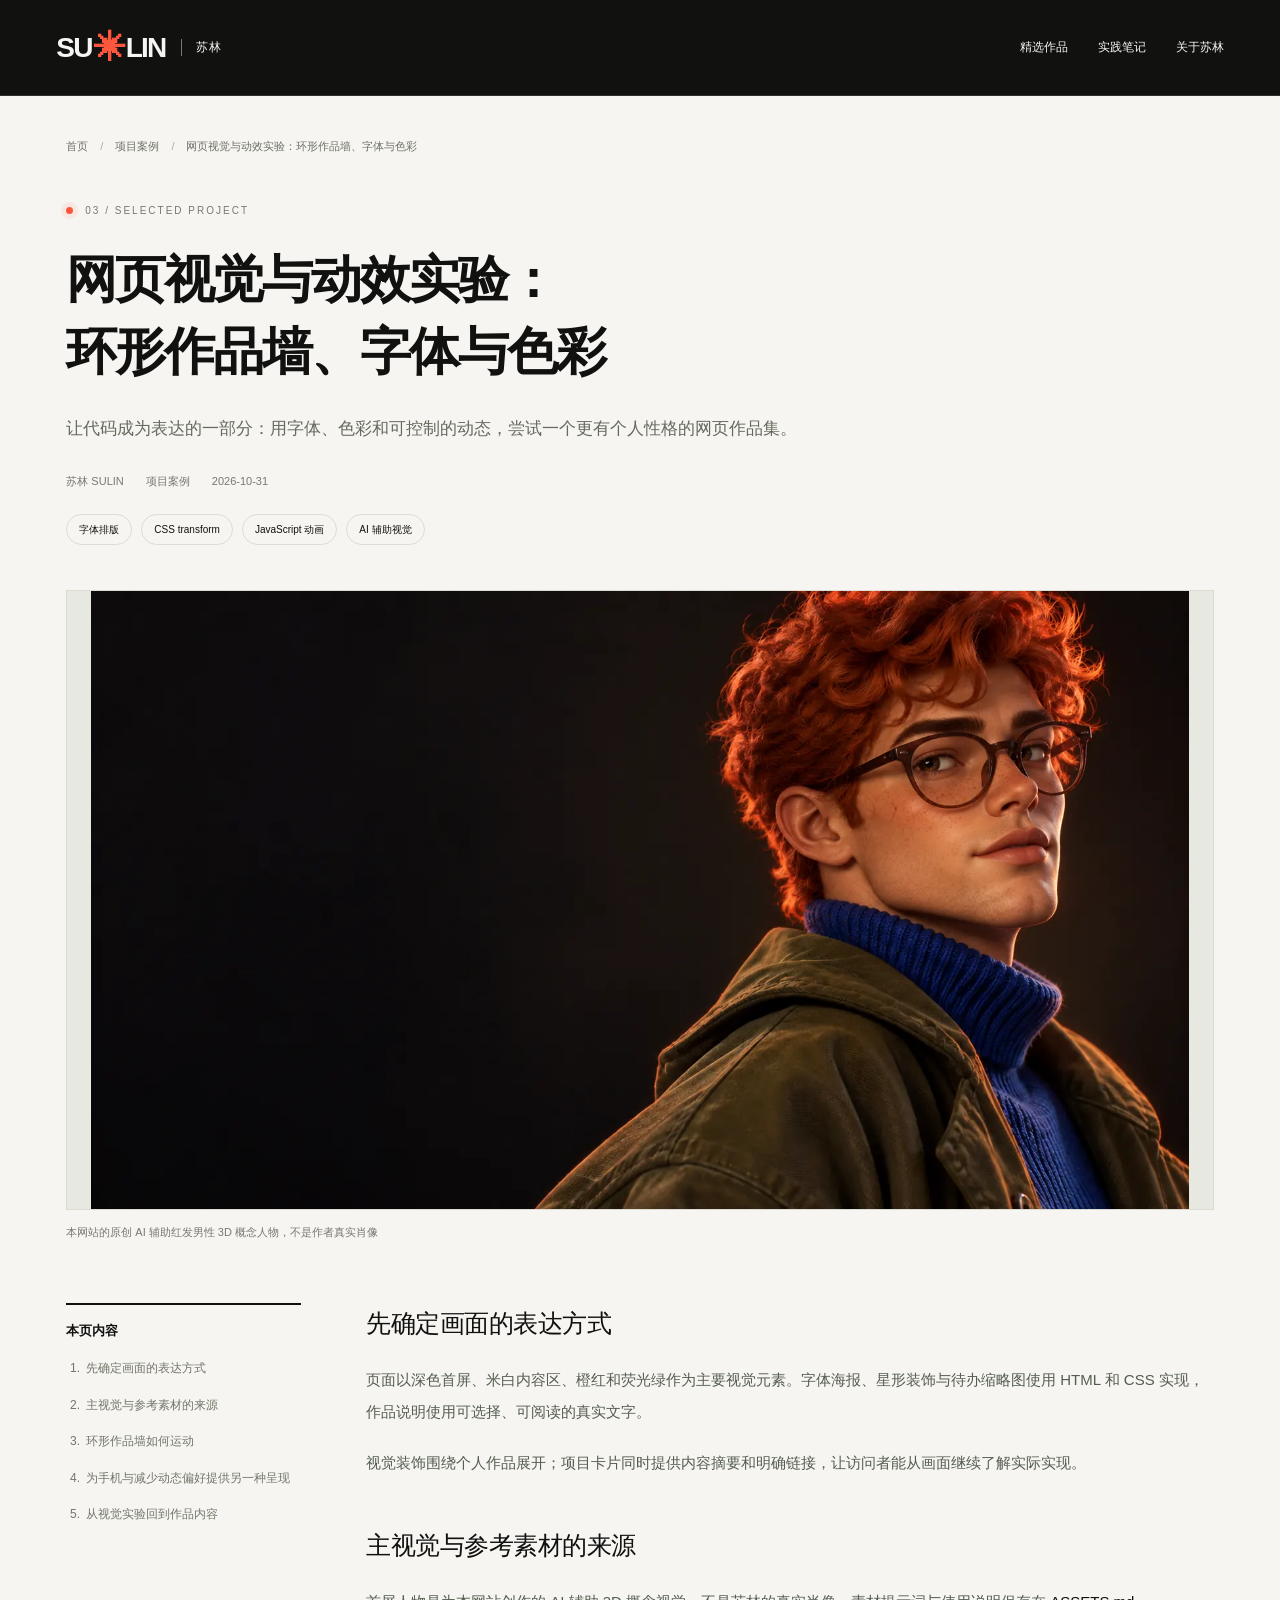
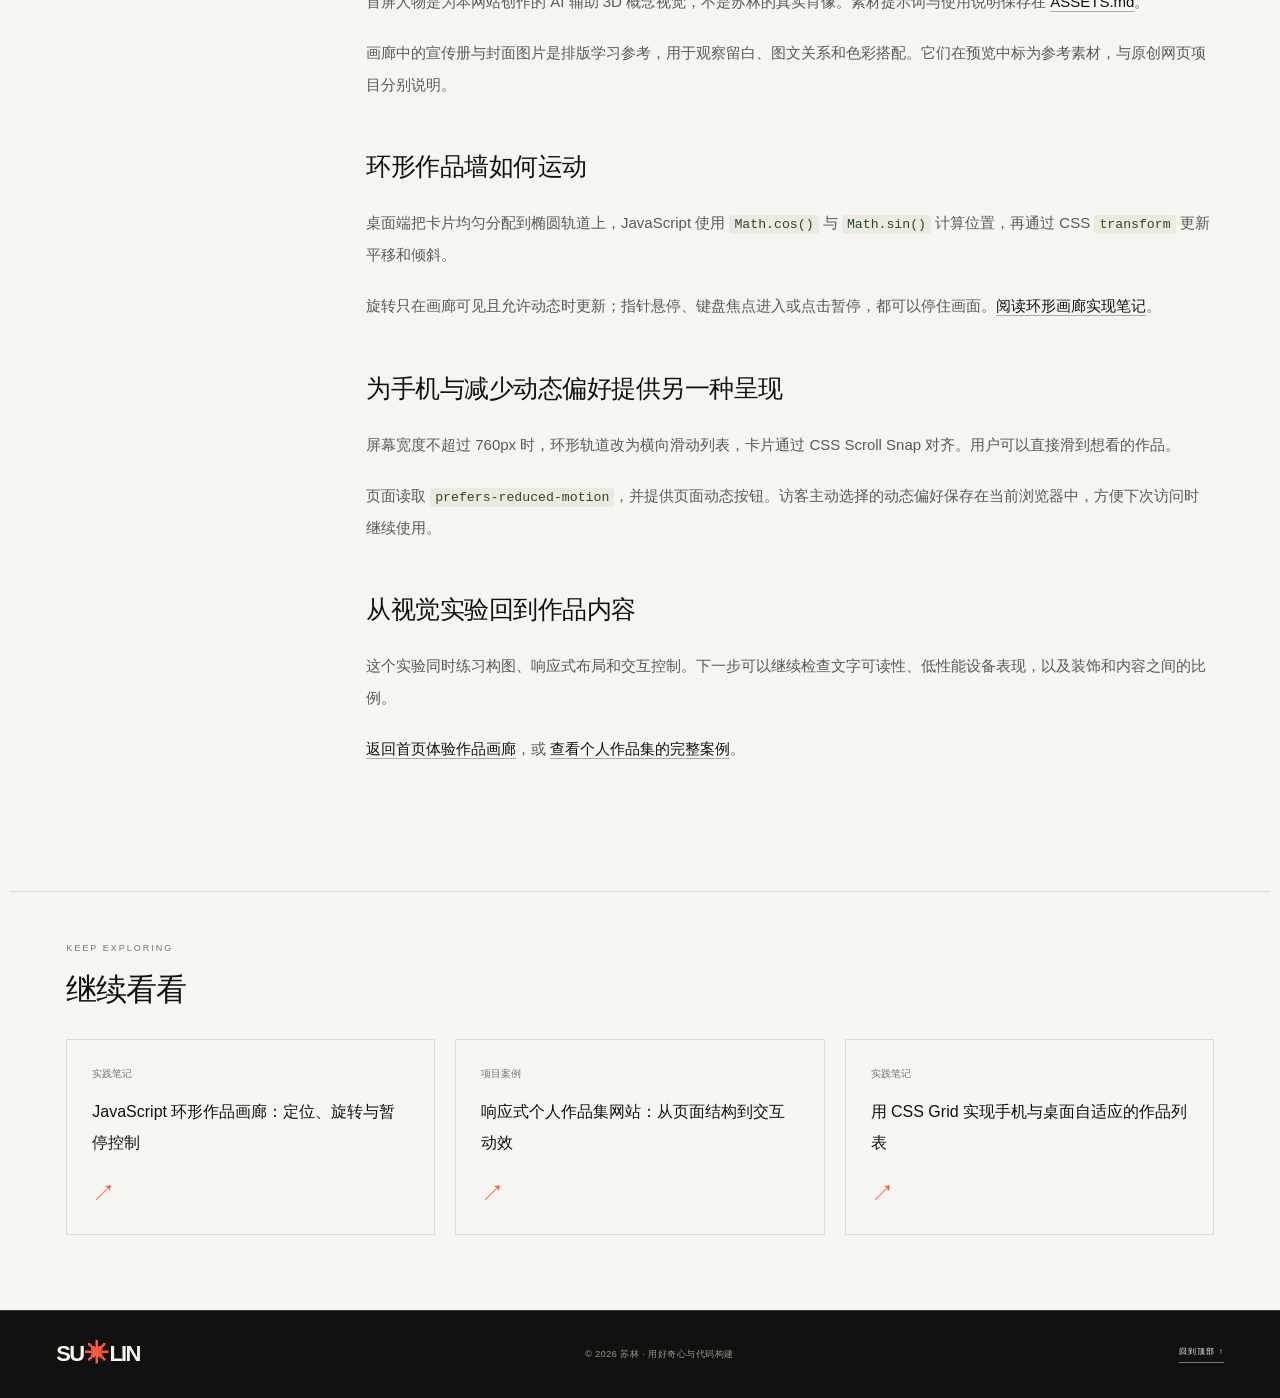
<file: projects/visual-experiments.html>
<!DOCTYPE html>
<html lang="zh-CN">
<head>
  <!-- Google tag (gtag.js) -->
  <script async src="https://www.googletagmanager.com/gtag/js?id=G-JLE38F0XRY"></script>
  <script>
    window.dataLayer = window.dataLayer || [];
    function gtag(){dataLayer.push(arguments);}
    gtag('js', new Date());
    gtag('config', 'G-JLE38F0XRY');
  </script>
  <meta charset="UTF-8">
  <meta name="viewport" content="width=device-width, initial-scale=1">
  <meta name="theme-color" content="#101010">
  <title>网页视觉与动效实验：环形作品墙、字体与色彩｜苏林 SULIN</title>
  <meta name="description" content="苏林的网页视觉与动效实验，展示环形作品墙、字体海报、响应式交互和动画暂停控制，说明 AI 辅助主视觉与排版参考素材的使用。">
  <meta name="author" content="苏林">
  <link rel="canonical" href="https://sulin1122.github.io/projects/visual-experiments.html">
  <link rel="icon" href="../images/logo.svg?v=5bea958b91cd" type="image/svg+xml">
  <link rel="stylesheet" href="../style.css?v=8bbcf81579ea">
  <link rel="stylesheet" href="../content.css?v=1cba977e05fc">
  <meta property="og:type" content="website">
  <meta property="og:locale" content="zh_CN">
  <meta property="og:site_name" content="苏林 SULIN">
  <meta property="og:title" content="网页视觉与动效实验：环形作品墙、字体与色彩｜苏林 SULIN">
  <meta property="og:description" content="苏林的网页视觉与动效实验，展示环形作品墙、字体海报、响应式交互和动画暂停控制，说明 AI 辅助主视觉与排版参考素材的使用。">
  <meta property="og:url" content="https://sulin1122.github.io/projects/visual-experiments.html">
  <meta property="og:image" content="https://sulin1122.github.io/images/portfolio-social.jpg?v=b26983e4f4b8">
  <meta name="twitter:card" content="summary_large_image">
  <meta name="twitter:title" content="网页视觉与动效实验：环形作品墙、字体与色彩｜苏林 SULIN">
  <meta name="twitter:description" content="苏林的网页视觉与动效实验，展示环形作品墙、字体海报、响应式交互和动画暂停控制，说明 AI 辅助主视觉与排版参考素材的使用。">
  <meta name="twitter:image" content="https://sulin1122.github.io/images/portfolio-social.jpg?v=b26983e4f4b8">
  <script type="application/ld+json">{
  "@context": "https://schema.org",
  "@graph": [
    {
      "@type": "WebPage",
      "@id": "https://sulin1122.github.io/projects/visual-experiments.html#page",
      "url": "https://sulin1122.github.io/projects/visual-experiments.html",
      "name": "网页视觉与动效实验：环形作品墙、字体与色彩",
      "headline": "网页视觉与动效实验：环形作品墙、字体与色彩",
      "description": "苏林的网页视觉与动效实验，展示环形作品墙、字体海报、响应式交互和动画暂停控制，说明 AI 辅助主视觉与排版参考素材的使用。",
      "inLanguage": "zh-CN",
      "author": {
        "@type": "Person",
        "@id": "https://sulin1122.github.io/#person",
        "name": "苏林",
        "url": "https://sulin1122.github.io/"
      },
      "isPartOf": {
        "@type": "WebSite",
        "@id": "https://sulin1122.github.io/#website",
        "name": "苏林 SULIN",
        "url": "https://sulin1122.github.io/"
      },
      "datePublished": "2026-10-31",
      "dateModified": "2026-10-31",
      "image": "https://sulin1122.github.io/images/creative-hero-1672.webp"
    },
    {
      "@type": "BreadcrumbList",
      "itemListElement": [
        {
          "@type": "ListItem",
          "position": 1,
          "name": "苏林 SULIN",
          "item": "https://sulin1122.github.io/"
        },
        {
          "@type": "ListItem",
          "position": 2,
          "name": "项目案例",
          "item": "https://sulin1122.github.io/#projects"
        },
        {
          "@type": "ListItem",
          "position": 3,
          "name": "网页视觉与动效实验：环形作品墙、字体与色彩",
          "item": "https://sulin1122.github.io/projects/visual-experiments.html"
        }
      ]
    }
  ]
}</script>
</head>
<body class="content-page" id="top">
  <a class="skip-link" href="#main">跳到主要内容</a>
  <header class="site-header article-header">
    <a class="wordmark" href="../" aria-label="苏林 SULIN 首页">SU<span class="logo-star" aria-hidden="true">✳</span>LIN<span class="wordmark-cn">苏林</span></a>
    <nav class="article-nav" aria-label="主要导航"><a href="../#projects">精选作品</a><a href="../#notes">实践笔记</a><a href="../#about">关于苏林</a></nav>
  </header>
  <main id="main">
    <article>
      <header class="article-heading">
        <nav class="breadcrumbs" aria-label="当前位置"><ol><li><a href="../">首页</a></li><li><a href="../#projects">项目案例</a></li><li aria-current="page">网页视觉与动效实验：环形作品墙、字体与色彩</li></ol></nav>
        <p class="eyebrow"><span class="live-dot" aria-hidden="true"></span> 03 / SELECTED PROJECT</p>
        <h1><span class="article-title-line">网页视觉与动效实验：</span><span class="article-title-line">环形作品墙、字体与色彩</span></h1>
        <p class="article-lead">让代码成为表达的一部分：用字体、色彩和可控制的动态，尝试一个更有个人性格的网页作品集。</p>
        <div class="article-meta"><span>苏林 SULIN</span><span>项目案例</span><time datetime="2026-10-31">2026-10-31</time></div>
        <div class="article-tags"><span>字体排版</span><span>CSS transform</span><span>JavaScript 动画</span><span>AI 辅助视觉</span></div>

      </header>
      <figure class="article-cover"><img src="../images/creative-hero-1672.webp?v=e760d2fa855b" srcset="../images/creative-hero-640.webp?v=f64a883cd339 640w, ../images/creative-hero-1100.webp?v=04ee9e9ea69c 1100w, ../images/creative-hero-1672.webp?v=e760d2fa855b 1672w" sizes="(max-width: 760px) 100vw, 1120px" width="1672" height="941" alt="本网站的原创 AI 辅助红发男性 3D 概念人物，不是作者真实肖像" decoding="async" fetchpriority="high"><figcaption>本网站的原创 AI 辅助红发男性 3D 概念人物，不是作者真实肖像</figcaption></figure>
      <div class="article-layout">
        <aside class="article-toc"><nav aria-label="本页目录"><p>本页内容</p><ol><li><a href="#section-1">先确定画面的表达方式</a></li><li><a href="#section-2">主视觉与参考素材的来源</a></li><li><a href="#section-3">环形作品墙如何运动</a></li><li><a href="#section-4">为手机与减少动态偏好提供另一种呈现</a></li><li><a href="#section-5">从视觉实验回到作品内容</a></li></ol></nav></aside>
        <div class="article-body"><section id="section-1"><h2>先确定画面的表达方式</h2><p>页面以深色首屏、米白内容区、橙红和荧光绿作为主要视觉元素。字体海报、星形装饰与待办缩略图使用 HTML 和 CSS 实现，作品说明使用可选择、可阅读的真实文字。</p><p>视觉装饰围绕个人作品展开；项目卡片同时提供内容摘要和明确链接，让访问者能从画面继续了解实际实现。</p></section>
<section id="section-2"><h2>主视觉与参考素材的来源</h2><p>首屏人物是为本网站创作的 AI 辅助 3D 概念视觉，不是苏林的真实肖像。素材提示词与使用说明保存在 <a href="https://github.com/sulin1122/sulin1122.github.io/blob/main/ASSETS.md">ASSETS.md</a>。</p><p>画廊中的宣传册与封面图片是排版学习参考，用于观察留白、图文关系和色彩搭配。它们在预览中标为参考素材，与原创网页项目分别说明。</p></section>
<section id="section-3"><h2>环形作品墙如何运动</h2><p>桌面端把卡片均匀分配到椭圆轨道上，JavaScript 使用 <code>Math.cos()</code> 与 <code>Math.sin()</code> 计算位置，再通过 CSS <code>transform</code> 更新平移和倾斜。</p><p>旋转只在画廊可见且允许动态时更新；指针悬停、键盘焦点进入或点击暂停，都可以停住画面。<a href="../notes/orbit-gallery.html">阅读环形画廊实现笔记</a>。</p></section>
<section id="section-4"><h2>为手机与减少动态偏好提供另一种呈现</h2><p>屏幕宽度不超过 760px 时，环形轨道改为横向滑动列表，卡片通过 CSS Scroll Snap 对齐。用户可以直接滑到想看的作品。</p><p>页面读取 <code>prefers-reduced-motion</code>，并提供页面动态按钮。访客主动选择的动态偏好保存在当前浏览器中，方便下次访问时继续使用。</p></section>
<section id="section-5"><h2>从视觉实验回到作品内容</h2><p>这个实验同时练习构图、响应式布局和交互控制。下一步可以继续检查文字可读性、低性能设备表现，以及装饰和内容之间的比例。</p><p><a href="../#works">返回首页体验作品画廊</a>，或 <a href="../projects/personal-website.html">查看个人作品集的完整案例</a>。</p></section></div>
      </div>
    </article>
    <section class="related-section" aria-labelledby="related-title"><p class="eyebrow">KEEP EXPLORING</p><h2 id="related-title">继续看看</h2><div class="related-grid"><a class="related-card" href="../notes/orbit-gallery.html"><span>实践笔记</span><h3>JavaScript 环形作品画廊：定位、旋转与暂停控制</h3><span aria-hidden="true">↗</span></a><a class="related-card" href="../projects/personal-website.html"><span>项目案例</span><h3>响应式个人作品集网站：从页面结构到交互动效</h3><span aria-hidden="true">↗</span></a><a class="related-card" href="../notes/responsive-grid.html"><span>实践笔记</span><h3>用 CSS Grid 实现手机与桌面自适应的作品列表</h3><span aria-hidden="true">↗</span></a></div></section>
  </main>
  <footer class="site-footer"><a class="wordmark" href="../">SU<span aria-hidden="true">✳</span>LIN</a><p>© 2026 苏林 · 用好奇心与代码构建</p><a href="#top" class="back-top">回到顶部 ↑</a></footer>
</body>
</html>
</file>
<file: todo.css>
:root{--ink:#172018;--paper:#f6f5f1;--line:#dcdfd2;--muted:#7b8273;--lime:#d5f86b;--accent:#ff563e}*{box-sizing:border-box}body{margin:0;color:var(--ink);background:var(--paper);font-family:Arial,"PingFang SC","Microsoft YaHei",sans-serif;-webkit-font-smoothing:antialiased}a{color:inherit;text-decoration:none}button,input,select{font:inherit;color:inherit}button{cursor:pointer}button:disabled{opacity:.4;cursor:default}button:focus-visible,a:focus-visible,input:focus-visible,select:focus-visible{outline:3px solid var(--accent);outline-offset:4px}[hidden]{display:none!important}::selection{background:var(--lime)}.sr-only{position:absolute;width:1px;height:1px;padding:0;overflow:hidden;clip:rect(0,0,0,0);white-space:nowrap}.skip-link{position:fixed;top:-80px;left:20px;z-index:100;background:var(--lime);padding:15px}.skip-link:focus{top:20px}.app-shell{min-height:100svh;display:grid;grid-template-columns:minmax(290px,30%) 1fr;max-width:1920px;margin:auto}.focus-sidebar{background:var(--ink);color:var(--paper);padding:37px 40px 28px;display:flex;flex-direction:column;position:relative;overflow:hidden}.brand{display:flex;align-items:center;gap:2px;font-size:28px;font-weight:900;letter-spacing:-1.5px}.brand>span:first-child{color:var(--lime);font-size:31px}.brand-sub{font-size:7px;color:#aaa;letter-spacing:1px;font-weight:400;margin-left:auto}.back-link{font-size:10px;color:#b4b9aa;margin-top:30px;width:max-content}.back-link:hover{color:var(--lime)}.sidebar-intro{margin:100px 0 55px;position:relative}.eyebrow{font-size:8px;letter-spacing:1.4px;line-height:1.8;margin:0 0 26px}.sidebar-intro>.eyebrow{color:#adb69e}.sidebar-intro h1{font-size:clamp(35px,3.8vw,60px);line-height:1.35;font-weight:500;letter-spacing:-3px;margin:0}.sidebar-intro h1 span{color:var(--lime)}.sidebar-description{font-size:11px;line-height:2;color:#9ca68e;margin:30px 0 0}.sidebar-star{display:block;font-size:120px;line-height:1;color:var(--lime);margin-top:45px;transform:rotate(9deg);width:max-content}.day-progress{display:flex;gap:20px;align-items:center;border-top:1px solid #ffffff25;padding-top:28px}.progress-ring{--progress:0deg;width:76px;height:76px;border-radius:50%;background:conic-gradient(var(--lime) var(--progress),#ffffff18 0);display:grid;place-items:center;position:relative;flex-shrink:0}.progress-ring:before{content:"";position:absolute;inset:3px;background:var(--ink);border-radius:50%}.progress-ring>span{position:relative;font-size:22px;font-weight:bold;letter-spacing:-1px}.progress-ring>span>span{font-size:10px;margin-left:2px;color:#adb69e}.day-progress>div>p{font-size:13px;margin:0 0 10px;line-height:1.7}.day-progress>div>span{font-size:8px;color:#97a28c;line-height:1.7}.sidebar-bottom{margin-top:auto;padding-top:65px;display:flex;justify-content:space-between;gap:20px;font-size:6px;line-height:1.7;letter-spacing:.7px;color:#97a28c}.sidebar-bottom>span:last-child{text-align:right}.task-panel{padding:39px clamp(30px,5vw,100px) 28px;min-width:0}.panel-meta{font-size:7px;letter-spacing:.9px;display:flex;justify-content:space-between;gap:20px;color:var(--muted);line-height:1.6}.panel-meta>a{letter-spacing:0}.panel-meta>a:hover{color:var(--ink)}.panel-heading{margin:95px 0 33px;display:flex;justify-content:space-between;align-items:flex-end;gap:20px}.panel-heading .eyebrow{font-size:10px;letter-spacing:1px;color:var(--muted);margin-bottom:16px}.panel-heading h2{font-size:clamp(23px,2.35vw,38px);letter-spacing:-1.3px;font-weight:500;margin:0;line-height:1.4}.panel-heading h2>span{color:var(--accent);display:inline-block;margin-left:20px;font-size:35px}.task-total{display:flex;flex-direction:column;align-items:center;gap:5px;flex-shrink:0}.task-total>strong{font-size:36px;letter-spacing:-2px;font-weight:400;line-height:1}.task-total>span{font-size:8px;color:var(--muted)}.task-form{display:flex;border:1px solid #b6bdaa;background:#fbfcf6;padding:7px;gap:8px}.task-form>input{flex:1;min-width:0;border:0;background:none;padding:10px 12px;font-size:12px;outline-offset:0}.task-form>input::placeholder{color:#979e8c}.task-form>select{background:none;border:0;border-left:1px solid var(--line);font-size:10px;padding:0 6px;max-width:85px}.task-form>button{background:var(--ink);border:0;color:var(--lime);padding:12px 20px;font-size:11px;display:flex;gap:20px;align-items:center;white-space:nowrap}.task-form>button>span{font-size:18px;line-height:1}.task-form>button:hover{background:#34452f}.form-hint{display:flex;justify-content:space-between;gap:20px;margin-top:11px;font-size:8px;line-height:1.7;color:var(--muted)}.task-toolbar{display:flex;justify-content:space-between;gap:15px;align-items:center;border-bottom:1px solid var(--line);padding:30px 0 17px;flex-wrap:wrap}.state-filters{display:flex;gap:16px}.state-filters>button{padding:5px 0;border:0;background:none;color:var(--muted);font-size:11px;white-space:nowrap}.state-filters>button>span{font-size:8px;margin-left:4px}.state-filters>button.is-active{color:var(--ink);font-weight:bold}.state-filters>button.is-active>span{color:var(--ink);background:var(--lime);padding:3px 5px;border-radius:3px}.list-tools{display:flex;gap:12px}.list-tools>select{border:0;background:none;font-size:10px;max-width:90px}.list-tools>input{width:100px;min-width:0;background:none;border:0;border-bottom:1px solid #ced3c4;font-size:10px;padding:6px 0}.todo-list{list-style:none;margin:0;padding:0}.todo-item{display:flex;align-items:center;gap:15px;padding:22px 0;border-bottom:1px solid var(--line);min-height:78px;animation:item-in .25s ease-out}.todo-checkbox{appearance:none;width:20px;height:20px;margin:0;border:1px solid #b9c1ac;background:transparent;cursor:pointer;flex-shrink:0;display:grid;place-content:center;border-radius:50%}.todo-checkbox:checked{background:var(--ink);border-color:var(--ink)}.todo-checkbox:checked:after{content:'✓';color:var(--lime);font-size:12px}.todo-body{flex:1;min-width:0}.todo-text{font-size:12px;line-height:1.8;overflow-wrap:anywhere}.completed .todo-text{text-decoration:line-through;color:#939b86}.todo-category{font-size:7px;padding:4px 7px;border:1px solid #d3dbc6;border-radius:3px;color:#68745b;display:inline-block;margin-top:6px;background:#eaf0df}.todo-category[data-category=project]{background:#f6e6dc;color:#986144;border-color:#e9d3c3}.todo-category[data-category=life]{background:#e4e8f5;color:#5e6f9b;border-color:#d3dced}.todo-tools{display:flex;gap:10px;margin-left:auto}.todo-tools>button{background:none;border:0;color:#8b937e;font-size:9px;padding:8px 2px}.todo-tools>button:hover{color:var(--accent)}.delete-button{font-size:21px!important;font-weight:300;line-height:1}.edit-input{width:100%;background:#fff;border:1px solid #a4b58c;padding:8px;font-size:12px}.empty-state{text-align:center;padding:65px 12px 74px}.empty-symbol{display:grid;place-items:center;width:65px;height:65px;border-radius:50%;background:#e8eedb;font-size:33px;color:#658342;margin:0 auto 20px}.empty-state h3{font-size:17px;font-weight:400;letter-spacing:.5px;margin:0 0 13px}.empty-state p{font-size:10px;line-height:1.9;color:var(--muted);margin:0}.list-footer{border-top:1px solid var(--line);display:flex;align-items:center;justify-content:space-between;gap:20px;padding-top:17px}.todo-list:not(:empty)+.empty-state[hidden]+.list-footer{border-top:0}.list-footer>p{font-size:9px;color:var(--muted);margin:0;line-height:1.7}.list-footer>button{border:0;background:none;padding:3px 0;font-size:9px;white-space:nowrap}.list-footer>button>span{margin-left:10px}.list-footer>button:not(:disabled):hover{color:var(--accent)}.focus-note{margin-top:64px;border-top:1px solid var(--line);border-bottom:1px solid var(--line);padding:22px 0;display:flex;gap:19px;align-items:center}.note-star{font-size:35px;line-height:1;color:#819e54}.focus-note>div{flex:1}.focus-note p{font-size:12px;margin:0 0 9px}.focus-note>div>span{font-size:9px;color:var(--muted);line-height:1.9;display:block}.note-code{font-size:6px;line-height:1.7;letter-spacing:1px;color:var(--muted);text-align:right}.app-footer{display:flex;justify-content:space-between;gap:20px;font-size:7px;line-height:1.9;color:var(--muted);margin-top:27px}.app-footer a:hover{color:var(--ink)}.task-toast{position:fixed;bottom:30px;left:50%;transform:translate(-50%,20px);opacity:0;pointer-events:none;background:var(--ink);color:var(--paper);border-radius:6px;padding:16px 22px;display:flex;align-items:center;gap:22px;box-shadow:0 9px 30px #0003;z-index:100;transition:opacity .2s,transform .2s;max-width:calc(100% - 35px);font-size:11px;line-height:1.8}.task-toast.is-visible{opacity:1;transform:translate(-50%,0);pointer-events:auto}.task-toast>button{color:var(--lime);font-size:11px;background:none;border:0;border-bottom:1px solid var(--lime);padding:2px 0;white-space:nowrap}@keyframes item-in{from{opacity:0;transform:translateY(6px)}to{opacity:1;transform:translateY(0)}}
@media(min-width:1600px){.focus-sidebar{padding-left:60px;padding-right:60px}.sidebar-intro{margin-top:130px}.panel-heading{margin-top:130px}.todo-text{font-size:14px}.todo-item{padding:26px 0}.focus-note{margin-top:85px}}
@media(max-width:1100px){.focus-sidebar{padding:30px 25px}.brand-sub{display:none}.task-panel{padding:33px 32px 25px}.sidebar-intro{margin-top:85px}.sidebar-intro h1{font-size:37px;letter-spacing:-2px}.day-progress{gap:12px}.progress-ring{width:60px;height:60px}.progress-ring>span{font-size:19px}.panel-heading{margin-top:80px}.panel-meta{font-size:6px}.panel-heading h2{font-size:25px}.panel-heading h2>span{margin-left:8px;font-size:28px}.task-total>strong{font-size:29px}.task-toolbar{gap:20px}.list-tools{margin-left:auto}.state-filters{gap:12px}.task-form>button{gap:12px;padding:12px 15px}.focus-note{gap:12px}.note-code{display:none}.sidebar-bottom{font-size:5px}}
@media(max-width:760px){.app-shell{grid-template-columns:1fr}.focus-sidebar{padding:25px 24px 30px}.brand-sub{display:inline-block}.brand{font-size:25px}.brand>span:first-child{font-size:28px}.back-link{position:absolute;right:24px;top:72px;margin:0;font-size:9px}.sidebar-intro{margin:45px 0 23px}.sidebar-intro>.eyebrow{font-size:7px;margin-bottom:14px}.sidebar-intro h1{font-size:40px;line-height:1.25;letter-spacing:-2px}.sidebar-description{font-size:10px;margin-top:18px;line-height:1.9}.sidebar-star{position:absolute;right:0;top:16px;font-size:83px;margin:0}.day-progress{border-top:1px solid #ffffff25;padding-top:20px;gap:15px}.progress-ring{height:49px;width:49px}.progress-ring>span{font-size:18px}.progress-ring>span>span{font-size:8px}.day-progress>div>p{font-size:11px;line-height:1.7;margin-bottom:5px}.day-progress>div>p>br{display:none}.day-progress>div>span{font-size:8px}.sidebar-bottom{display:none}.task-panel{padding:25px 24px 24px}.panel-meta{font-size:6px;letter-spacing:.3px}.panel-meta>a{font-size:7px}.panel-heading{margin:43px 0 25px}.panel-heading h2{font-size:24px;letter-spacing:-1px}.panel-heading h2>span{font-size:25px;margin-left:10px}.panel-heading .eyebrow{font-size:9px;letter-spacing:.5px;margin-bottom:13px}.task-total>strong{font-size:27px}.task-total>span{font-size:7px}.task-form{padding:5px;gap:3px}.task-form>input{font-size:11px;padding:12px 8px}.task-form>select{font-size:9px;width:51px;padding-left:2px}.task-form>button{font-size:10px;padding:11px 12px;gap:8px}.task-form>button>span{font-size:15px}.form-hint{font-size:7px;gap:12px}.task-toolbar{padding-top:28px;gap:19px}.state-filters{gap:20px}.state-filters>button{font-size:11px}.list-tools{width:100%;justify-content:space-between;gap:20px}.list-tools>select{font-size:10px}.list-tools>input{font-size:10px;width:135px}.todo-item{gap:12px;padding:18px 0}.todo-text{font-size:12px}.todo-checkbox{height:19px;width:19px}.todo-tools{gap:9px}.todo-tools>button{font-size:9px}.empty-state{padding:48px 5px 55px}.empty-state h3{font-size:16px}.empty-state p{font-size:9px}.empty-symbol{height:53px;width:53px;font-size:29px}.list-footer{gap:12px}.list-footer>p,.list-footer>button{font-size:8px}.focus-note{margin-top:42px;padding:22px 0;gap:14px}.focus-note p{font-size:11px}.focus-note>div>span{font-size:8px}.note-star{font-size:29px}.app-footer{font-size:6px;gap:15px;margin-top:24px}.task-toast{bottom:22px;font-size:10px;padding:13px 18px;width:max-content}.task-toast>button{font-size:10px}}
@media(max-width:370px){.focus-sidebar,.task-panel{padding-left:20px;padding-right:20px}.panel-heading h2{font-size:21px}.panel-heading h2>span{margin-left:6px;font-size:22px}.task-form>button{padding:11px 9px;gap:3px}.task-form>input{padding-left:6px;font-size:10px}.form-hint{font-size:6px}.state-filters{gap:16px}.sidebar-star{font-size:70px}}
@media(prefers-reduced-motion:reduce){*,*:before,*:after{animation:none!important;transition:none!important}}
</file>
<file: style.css>
@charset "UTF-8";
:root{--ink:#111210;--paper:#f6f5f1;--muted:#777872;--line:#dcdcd4;--accent:#ff563e;--lime:#d5f86b;--font:Arial,"Helvetica Neue","PingFang SC","Microsoft YaHei",sans-serif;--pad:clamp(22px,4.4vw,84px)}
*{box-sizing:border-box}html{scroll-behavior:smooth;scroll-padding-top:92px}body{margin:0;font-family:var(--font);color:var(--ink);background:var(--ink);-webkit-font-smoothing:antialiased}button,input,select{font:inherit}button,a{-webkit-tap-highlight-color:transparent}button{cursor:pointer;color:inherit}a{color:inherit;text-decoration:none}img{display:block;max-width:100%}button:focus-visible,a:focus-visible,input:focus-visible,select:focus-visible,[tabindex="0"]:focus-visible{outline:3px solid var(--accent);outline-offset:5px}button:disabled{cursor:default}[hidden]{display:none!important}::selection{background:var(--accent);color:white}.sr-only{position:absolute;width:1px;height:1px;padding:0;overflow:hidden;clip:rect(0,0,0,0);white-space:nowrap;border:0}.skip-link{position:fixed;left:20px;top:-90px;z-index:1000;background:var(--lime);padding:14px 24px;border-radius:5px}.skip-link:focus{top:15px}.reading-progress{position:fixed;inset:0 auto auto 0;height:3px;width:0;z-index:100;background:var(--accent);pointer-events:none}
.site-header{position:absolute;top:0;left:0;width:100%;height:100px;display:flex;align-items:center;justify-content:space-between;padding:0 var(--pad);color:var(--paper);z-index:30;border-bottom:1px solid #ffffff20}.wordmark{display:flex;align-items:center;font-size:28px;font-weight:900;letter-spacing:-1.8px;gap:2px}.logo-star,.wordmark>span:not(.wordmark-cn){color:var(--accent);font-size:32px;line-height:1}.wordmark-cn{font-size:12px;letter-spacing:1px;margin-left:13px;font-weight:400;border-left:1px solid #777;padding-left:14px}.main-nav{display:flex;gap:38px;margin-left:70px}.main-nav>a{display:flex;align-items:center;gap:9px;font-size:13px;position:relative}.main-nav>a span{font-size:9px;letter-spacing:.8px;color:#aaa}.main-nav>a:after{content:"";position:absolute;left:0;bottom:-10px;height:2px;width:100%;background:var(--accent);transform:scaleX(0);transform-origin:left;transition:transform .25s}.main-nav>a:hover:after{transform:scaleX(1)}.header-actions{display:flex;align-items:center;gap:20px}.motion-toggle{color:var(--paper);background:transparent;border:1px solid #ffffff40;border-radius:99px;padding:10px 15px;display:flex;gap:8px;align-items:center;font-size:11px}.motion-symbol{font-size:14px;line-height:1}.motion-toggle:hover{background:#ffffff15}.menu-toggle{display:none}
.hero{position:relative;isolation:isolate;min-height:780px;height:min(900px,100svh);color:var(--paper);overflow:hidden;background:#101010}.hero-art{position:absolute;inset:0;z-index:-3;overflow:hidden}.hero-art img{width:100%;height:100%;object-fit:cover;object-position:70% 46%;transform:scale(1.065) translate3d(calc(var(--px,0) * -12px),calc(var(--py,0) * -8px),0);will-change:transform;transition:transform .7s ease-out}.hero-shade{position:absolute;inset:0;z-index:-1;background:linear-gradient(90deg,#101010f5 0%,#101010b0 29%,#10101015 62%,#10101000 100%),linear-gradient(0deg,#101010 0%,#10101000 25%,#10101000 82%,#10101090 100%)}.hero-kicker{position:absolute;top:137px;left:var(--pad);right:var(--pad);display:flex;justify-content:space-between;font-size:9px;line-height:1.6;letter-spacing:1px;color:#c0c0b6}.hero-edition{text-align:right}.hero-copy{position:relative;padding:253px var(--pad) 145px;max-width:1220px}.eyebrow{font-size:11px;letter-spacing:2px;line-height:1.8;display:flex;gap:12px;align-items:center;margin:0 0 27px}.live-dot{width:7px;height:7px;border-radius:50%;display:inline-block;background:var(--accent);box-shadow:0 0 0 5px #ff563e15}.hero h1{font-size:clamp(96px,10.3vw,162px);line-height:.87;letter-spacing:-9px;margin:0;font-weight:900;position:relative}.hero h1 sup{font-size:23px;vertical-align:top;position:relative;left:12px;top:15px;letter-spacing:0}.outline-word{color:transparent;-webkit-text-stroke:1.3px var(--paper)}.hero-intro{max-width:570px;display:flex;justify-content:space-between;align-items:center;gap:25px;margin-top:35px}.hero-intro p{font-size:17px;line-height:2;margin:0;font-weight:500}.hero-intro p span{font-size:12px;font-weight:400;color:#bcbcb5}.round-link{flex-shrink:0;width:63px;height:63px;border:1px solid #ffffff60;display:grid;place-items:center;border-radius:50%;font-size:35px;transition:background .25s,transform .25s}.round-link:hover{background:var(--accent);transform:rotate(45deg);border-color:var(--accent)}.hero-sticker{position:absolute;top:32%;right:6.6%;width:112px;height:112px;border-radius:50%;background:var(--lime);color:var(--ink);transform:rotate(12deg);display:flex;align-items:center;justify-content:center;gap:5px;box-shadow:0 3px 12px #0002;animation:sticker-float 6s ease-in-out infinite}.hero-sticker>span:first-child{font-size:20px;font-weight:900;line-height:.95;letter-spacing:-1px}.hero-sticker>span:last-child{font-size:27px}.hero-preview{position:absolute;right:var(--pad);bottom:117px;width:224px;padding:8px 8px 12px;background:#f6f5f1;color:var(--ink);transform:rotate(3deg);transition:transform .35s;box-shadow:0 15px 40px #0005}.hero-preview:hover{transform:rotate(0) translateY(-7px)}.preview-art{background:var(--lime);height:121px;padding:28px 15px;position:relative;overflow:hidden}.preview-task{position:relative;z-index:1;display:flex;align-items:center;gap:8px;font-size:8px;font-weight:bold;padding:9px 8px;background:#ffffffb3;transform:rotate(-3deg);margin-bottom:7px}.preview-task i{width:12px;height:12px;border:1px solid #111;display:grid;place-items:center;font-style:normal}.preview-task.checked{width:87%;opacity:.7}.preview-task.checked i{background:var(--ink);color:var(--lime)}.preview-number{position:absolute;right:0;bottom:-22px;font-size:104px;font-weight:900;letter-spacing:-10px;color:#0000000c}.hero-preview>span{display:flex;justify-content:space-between;align-items:center;font-size:6px;letter-spacing:.6px;padding-top:11px}.hero-preview strong{font-size:10px;letter-spacing:0}.hero-bottom{position:absolute;bottom:29px;left:var(--pad);right:var(--pad);display:flex;justify-content:space-between;align-items:center;font-size:8px;letter-spacing:1.1px;color:#b1b1aa}.hero-bottom>a{display:flex;align-items:center;gap:12px}.scroll-line{height:27px;width:14px;border:1px solid #aaa;border-radius:9px;position:relative}.scroll-line:after{content:"";position:absolute;top:5px;left:5px;width:2px;height:6px;background:#eee;animation:scroll-dot 1.8s infinite}.hero-coordinate{letter-spacing:1.4px!important}
.section-light{background:var(--paper)}.section-meta{display:flex;justify-content:space-between;align-items:center;gap:25px;font-size:9px;line-height:1.5;letter-spacing:.8px}.collection{padding:35px var(--pad) 29px;overflow:hidden}.collection-heading{text-align:center;padding-top:88px}.collection-heading .eyebrow{justify-content:center;margin-bottom:16px;font-size:10px;color:var(--muted)}.collection-heading h2{font-size:clamp(28px,3.2vw,48px);font-weight:600;letter-spacing:-2px;margin:0}.collection-heading h2 em{font-style:normal;color:#8c8e85;font-weight:400}.section-description{font-size:12px;line-height:1.9;color:#74766d;margin-top:23px}.orbit-stage{position:relative;max-width:1300px;margin:-20px auto 0;height:690px}.orbit-cards{position:absolute;inset:0}.orbit-card{position:absolute;left:50%;top:50%;width:clamp(122px,11.5vw,166px);height:clamp(158px,14.2vw,205px);border:none;padding:0;text-align:left;box-shadow:0 9px 24px #11111118;overflow:hidden;background:#ccc;transition:box-shadow .3s;will-change:transform;isolation:isolate}.orbit-card:hover,.orbit-card:focus-visible{z-index:15!important;box-shadow:0 20px 45px #0004}.orbit-card>img{width:100%;height:100%;object-fit:cover;transition:transform .5s}.orbit-card:hover>img{transform:scale(1.07)}.orbit-card>span:last-child{position:absolute;z-index:1;left:0;bottom:0;padding:7px 8px;font-size:5px;letter-spacing:.4px;width:100%;background:linear-gradient(transparent,#0009);color:#fff}.orbit-card.art-image>img{object-position:center}.art-character>img{object-position:75% center}.art-character.detail-crop>img{object-position:72% 22%;transform:scale(1.7)}.art-character.detail-crop:hover>img{transform:scale(1.8)}.art-type{background:#d5f86b;padding:12px}.poster-caption{position:relative;font-size:5px;font-weight:bold;letter-spacing:.4px;display:block}.art-type strong{display:block;margin-top:24px;font-size:clamp(23px,2.5vw,38px);line-height:.86;letter-spacing:-2px}.poster-mark{display:block;font-size:37px;font-weight:bold;margin-top:12px}.art-code{background:#f8a8dc;text-align:center;padding:13px}.art-code strong{display:block;margin-top:34px;font-size:52px;font-weight:900;letter-spacing:-5px}.code-caption{display:block;font-size:6px;text-align:left;line-height:1.6;margin-top:20px}.art-focus{background:#496453;color:#f7f4d4;padding:12px}.art-focus strong{display:block;font-size:28px;letter-spacing:-1.6px;line-height:.92;margin-top:20px}.art-name{background:#ff563e;padding:14px}.art-name strong{font-size:66px;line-height:.75;letter-spacing:-6px;position:relative;display:block;margin-top:25px}.art-name strong span{position:absolute;right:0;bottom:0;font-size:40px;letter-spacing:0}.orbit-center{position:absolute;left:50%;top:50%;transform:translate(-50%,-50%);display:flex;align-items:center;flex-direction:column;gap:17px;pointer-events:none;text-align:center}.orbit-small-label{font-size:7px;letter-spacing:1px;color:var(--muted)}.orbit-center-title{font-size:clamp(35px,4.4vw,68px);line-height:.9;letter-spacing:-4px;font-weight:900}.orbit-center-title em{font-style:italic;font-family:Georgia,serif;font-weight:400}.orbit-control{pointer-events:auto;border:none;background:var(--ink);color:var(--paper);border-radius:50px;padding:11px 19px;display:flex;gap:10px;align-items:center;font-size:10px;margin-top:4px;transition:background .25s}.orbit-control:hover{background:var(--accent)}.orbit-hint{font-size:9px;color:var(--muted);letter-spacing:1px}.collection-bottom{display:flex;justify-content:space-between;font-size:8px;letter-spacing:.8px}.collection-bottom>span:last-child{display:flex;gap:14px;align-items:center}.accent-dot{color:var(--accent);font-size:8px}
.projects{padding:88px var(--pad) 115px;border-top:1px solid var(--line)}.projects-header{display:flex;justify-content:space-between;align-items:flex-end;gap:30px;margin-bottom:45px}.projects-header .eyebrow{color:var(--muted);font-size:10px;letter-spacing:1px;margin-bottom:16px}.projects-header h2{margin:0;font-size:clamp(35px,4.3vw,65px);letter-spacing:-3px;line-height:1}.projects-header h2 em{font-family:Georgia,serif;font-weight:400}.projects-header h2 sup{font-size:14px;letter-spacing:-.5px;margin-left:10px;vertical-align:top}.project-filters{display:flex;gap:5px;padding-bottom:2px}.project-filters button{border:1px solid transparent;padding:10px 15px;border-radius:99px;background:transparent;font-size:11px;white-space:nowrap}.project-filters button span{margin-left:7px;font-size:8px;color:var(--muted)}.project-filters button.is-active{background:var(--ink);color:var(--paper)}.project-filters button.is-active span{color:var(--paper)}.project-filters button:not(.is-active):hover{border-color:var(--line)}.project-grid{display:grid;grid-template-columns:1fr 1fr;gap:53px 28px}.project-cover{position:relative;display:block;width:100%;height:415px;padding:28px;overflow:hidden;border:0;text-align:left;transition:transform .45s}.project-cover:focus-visible{outline-offset:6px}.project-cover:hover .browser-mock{transform:rotate(-1deg) translateY(-6px) scale(1.025)}.cover-site{background:#252a28;color:var(--paper)}.cover-topline{display:flex;justify-content:space-between;gap:20px;font-size:8px;letter-spacing:1px;align-items:center}.cover-topline>span{font-size:25px}.browser-mock{margin:33px auto 0;width:91%;border-radius:5px;overflow:hidden;box-shadow:0 25px 30px #0007;transform:rotate(-4deg);transition:transform .5s;background:#111}.browser-bar{display:flex;gap:4px;align-items:center;background:#e5e4dd;height:22px;padding:0 9px;color:#62645b}.browser-bar>i{display:block;width:4px;height:4px;border-radius:50%;background:#acaea4}.browser-bar>span{font-size:6px;text-align:center;margin:auto}.browser-mock>img{width:100%;height:235px;object-fit:cover;object-position:top}.cover-label{display:block;font-size:7px;letter-spacing:1px;margin-top:27px;line-height:1.8}.cover-site>.cover-label{position:absolute;bottom:25px;left:28px}.project-caption{display:flex;justify-content:space-between;gap:15px;align-items:flex-start;padding:22px 0 0}.project-caption h3{margin:0;font-size:19px;font-weight:500;letter-spacing:-.5px}.project-caption h3>span{font-size:20px;margin-left:5px}.project-caption p{font-size:10px;color:var(--muted);letter-spacing:.5px;margin:11px 0 0;line-height:1.8}.project-year{font-size:10px;margin-top:6px;color:var(--muted)}.project-actions{display:flex;gap:24px;margin-top:17px}.text-link{font-size:10px;letter-spacing:.4px;background:none;border:0;border-bottom:1px solid var(--ink);padding:0 0 5px;line-height:1.7;display:inline-block;transition:color .2s,border-color .2s}.text-link:hover{color:var(--accent);border-color:var(--accent)}.cover-todo{background:var(--lime)}.todo-cover-heading{margin-top:26px;font-size:38px;line-height:1.05;letter-spacing:-1.9px;font-weight:bold}.todo-cover-heading em{font-family:Georgia,serif;font-weight:400}.mini-todo{background:#f6f5f1;margin:22px auto 0;max-width:360px;padding:9px 17px 0;box-shadow:0 12px 25px #2836001c;transform:rotate(3deg);transition:transform .5s}.cover-todo:hover .mini-todo{transform:rotate(0) translateY(-4px)}.mini-todo>div{display:flex;align-items:center;gap:12px;padding:12px 0;border-bottom:1px solid #ddddcf;font-size:10px}.mini-check{width:14px;height:14px;border:1px solid #b9bcb0;display:grid;place-items:center}.mini-check.done{border:1px solid var(--ink);background:var(--ink);color:var(--lime);font-size:10px}.mini-done{text-decoration:line-through;color:var(--muted)}.mini-todo small{margin-left:auto;font-size:7px;color:var(--muted)}.mini-todo-footer{display:flex;justify-content:space-between;align-items:center;font-size:6px;letter-spacing:1px;padding:10px 0}.mini-todo-footer>span{font-size:17px}.cover-todo>.cover-label{position:absolute;bottom:23px}.project-wide{grid-column:1/-1}.cover-visual{height:320px;background:#ff563e;display:flex;justify-content:space-between;align-items:center;padding:35px 42px}.cover-visual strong{display:block;font-size:clamp(38px,5.5vw,79px);line-height:.9;letter-spacing:-3px;margin-top:27px}.cover-visual strong em{font-weight:400;font-family:Georgia,serif}.visual-star{font-size:260px;line-height:1;position:absolute;right:13%;top:24px;transition:transform 1s;transform:rotate(-12deg)}.cover-visual:hover .visual-star{transform:rotate(40deg)}.visual-open{position:absolute;right:35px;top:25px;font-size:35px}.cover-visual .cover-label{margin-top:20px;font-size:10px;letter-spacing:1px}
.about{background:var(--ink);color:var(--paper);padding:37px var(--pad) 85px;overflow:hidden}.about>.section-meta{color:#aaa99f}.about-layout{display:grid;grid-template-columns:1.15fr 1fr;gap:12%;padding:95px 0 85px}.about-title-wrap{position:relative}.about-title-wrap .eyebrow{font-size:12px;letter-spacing:1px;margin-bottom:30px}.about h2{font-size:clamp(40px,5.5vw,79px);line-height:1.24;letter-spacing:-4px;margin:0;font-weight:500}.about h2 span{color:var(--lime)}.about-asterisk{position:absolute;color:var(--accent);font-size:95px;right:18px;bottom:-5px;line-height:1;animation:asterisk-turn 35s linear infinite}.about-copy{padding-top:15px}.about-lead{font-size:23px!important;line-height:1.65!important;color:var(--paper)!important;margin:0 0 30px!important}.about-copy>p{font-size:12px;color:#adada3;line-height:2.2;max-width:450px;margin:0 0 16px}.light-link{color:var(--paper);border-color:#aaa;margin-top:15px}.skill-lab{border-top:1px solid #ffffff30;border-bottom:1px solid #ffffff30;display:grid;grid-template-columns:1fr 1.6fr;gap:50px;padding:33px 0}.skill-tabs{display:flex;align-items:flex-start;justify-content:space-between;gap:12px;padding-top:4px}.skill-tabs>button{border:0;background:none;color:#85867c;font-size:20px;padding:9px 0;position:relative;transition:color .2s;letter-spacing:-1px}.skill-tabs>button>span{font-size:7px;letter-spacing:0;position:relative;top:-14px;margin-left:4px}.skill-tabs>button[aria-selected=true]{color:var(--lime)}.skill-tabs>button[aria-selected=true]:after{position:absolute;content:"";left:0;right:0;bottom:0;height:2px;background:var(--lime)}.skill-panel{display:flex;align-items:flex-start;gap:26px;min-height:110px}.skill-icon{font-size:35px;font-weight:900;letter-spacing:-4px;flex:0 0 55px;padding-top:4px;color:var(--lime)}.skill-panel h3{font-size:15px;font-weight:500;margin:5px 0 11px}.skill-panel p{font-size:10px;line-height:2;color:#a1a297;max-width:500px;margin:0}.skill-tags{font-size:7px;letter-spacing:.8px;display:block;margin-top:15px;color:#828579}.process-row{display:grid;grid-template-columns:repeat(3,1fr);gap:40px;padding-top:43px}.process-row>div>span{font-size:7px;letter-spacing:1px;color:#989b8d}.process-row h3{font-size:16px;letter-spacing:1px;font-weight:400;margin:17px 0 12px}.process-row p{font-size:10px;color:#95978c;line-height:1.9;margin:0}
.contact{padding:35px var(--pad) 80px}.contact-content{padding-top:82px}.contact-content>.eyebrow{font-size:11px;color:var(--muted);margin-bottom:26px}.contact h2{font-size:clamp(53px,8.7vw,130px);line-height:.92;letter-spacing:-6px;margin:0;position:relative}.contact h2 em{font-family:Georgia,serif;font-weight:400;letter-spacing:-7px}.contact h2>span{display:inline-block;margin-left:3vw;color:var(--accent);font-weight:400;transition:transform .4s}.contact h2:hover>span{transform:translate(12px,-12px)}.contact-bottom{display:flex;justify-content:space-between;align-items:flex-end;gap:40px;margin-top:50px}.contact-bottom p{font-size:12px;line-height:2;color:var(--muted);margin:0}.contact-actions{display:flex;gap:12px}.pill-button{display:flex;align-items:center;justify-content:center;gap:28px;background:var(--ink);color:var(--paper);border:1px solid var(--ink);border-radius:99px;padding:17px 24px;font-size:11px;transition:background .25s,color .25s,transform .25s}.pill-button>span{font-size:17px}.pill-button:hover{background:var(--accent);border-color:var(--accent);transform:translateY(-3px)}.pill-outline{color:var(--ink);background:transparent}.pill-outline:hover{color:var(--paper)}.site-footer{display:flex;align-items:center;justify-content:space-between;padding:28px var(--pad);color:var(--paper);border-top:1px solid #333}.site-footer>.wordmark{font-size:22px}.site-footer>.wordmark>span{font-size:24px}.site-footer>p{font-size:9px;color:#96998b;letter-spacing:.5px}.back-top{font-size:8px;letter-spacing:1px;border-bottom:1px solid #777;padding-bottom:5px}.back-top:hover{color:var(--lime)}
.case-dialog{padding:0;border:0;max-width:min(880px,calc(100% - 36px));width:880px;max-height:88svh;background:var(--paper);color:var(--ink);overscroll-behavior:contain}.case-dialog::backdrop{background:#000b;backdrop-filter:blur(7px)}.dialog-close{position:sticky;float:right;top:17px;margin:17px 17px -58px 0;z-index:2;width:39px;height:39px;border:1px solid #ccc;border-radius:50%;font-size:27px;line-height:1;background:var(--paper);display:grid;place-items:center}.dialog-close:hover{background:var(--accent);color:white;border-color:var(--accent)}.case-visual{width:100%;height:310px;object-fit:cover;background:#111;object-position:70% center}.case-text{padding:38px 45px 44px}.case-text>.eyebrow{font-size:8px;color:var(--muted);margin-bottom:15px}.case-text h2{font-size:37px;letter-spacing:-1.5px;line-height:1.3;margin:0 0 20px}.case-text>p{font-size:13px;color:#66695f;line-height:2}.case-meta{display:flex;flex-wrap:wrap;gap:8px;margin:22px 0}.case-meta>span{font-size:9px;border:1px solid #cfd0c5;border-radius:99px;padding:7px 11px}.case-links{display:flex;gap:12px;flex-wrap:wrap;margin-top:27px}.case-links .pill-button{padding:13px 20px;font-size:10px}.toast{position:fixed;z-index:150;bottom:30px;left:50%;transform:translate(-50%,20px);background:var(--ink);color:var(--paper);box-shadow:0 6px 25px #0003;border:1px solid #ffffff30;padding:15px 25px;border-radius:50px;font-size:12px;opacity:0;pointer-events:none;transition:opacity .25s,transform .25s;max-width:calc(100% - 40px);text-align:center}.toast.is-visible{opacity:1;transform:translate(-50%,0)}.js .reveal{opacity:0;transform:translateY(24px);transition:opacity .7s,transform .7s}.js .reveal.is-visible{opacity:1;transform:translateY(0)}.motion-paused *,.motion-paused *:before,.motion-paused *:after{animation-play-state:paused!important}.motion-paused .hero-art img{transform:scale(1.065)}.motion-paused .reveal{transition:none}.motion-paused{scroll-behavior:auto}
@keyframes sticker-float{0%,100%{transform:translateY(0) rotate(12deg)}50%{transform:translateY(-12px) rotate(17deg)}}@keyframes scroll-dot{0%{opacity:0;transform:translateY(0)}30%{opacity:1}100%{opacity:0;transform:translateY(10px)}}@keyframes asterisk-turn{to{transform:rotate(360deg)}}
@media(min-width:1600px){.hero-copy{padding-top:270px}.hero h1{font-size:170px}.hero-preview{bottom:130px;width:255px}.preview-art{height:145px}.project-cover{height:460px}.browser-mock>img{height:285px}.cover-visual{height:350px}.visual-star{font-size:300px}.mini-todo{margin-top:32px}.todo-cover-heading{font-size:44px}}
@media(max-width:1100px){.main-nav{gap:25px;margin-left:0}.hero{min-height:740px}.hero-copy{padding-top:255px}.hero h1{font-size:105px;letter-spacing:-7px}.hero-intro{max-width:440px}.hero-intro p{font-size:15px}.hero-intro p span{font-size:10px}.round-link{width:50px;height:50px}.hero-sticker{right:6%;width:90px;height:90px}.hero-sticker>span:first-child{font-size:16px}.hero-preview{width:185px;bottom:105px}.preview-art{height:105px;padding:18px 10px}.hero-preview>span{font-size:5px}.hero-preview strong{font-size:9px}.orbit-stage{height:600px}.orbit-center-title{font-size:51px}.project-cover{height:355px;padding:22px}.browser-mock{margin-top:36px;width:95%}.browser-mock>img{height:190px}.todo-cover-heading{font-size:32px}.mini-todo{padding:7px 12px 0;margin-top:19px}.mini-todo>div{padding:10px 0;font-size:9px}.cover-todo>.cover-label{font-size:6px;bottom:19px}.cover-visual{height:285px;padding:33px}.visual-star{font-size:220px;right:9%}.about-layout{gap:9%;grid-template-columns:1fr 1fr}.about-asterisk{font-size:80px;right:0}.about-lead{font-size:20px!important}.skill-lab{grid-template-columns:1fr 1.4fr;gap:40px}.skill-tabs>button{font-size:17px}.contact-actions{gap:8px}.pill-button{padding:15px 20px;gap:17px}}
@media(max-width:760px){html{scroll-padding-top:25px}.site-header{height:79px}.wordmark{font-size:25px}.wordmark-cn{font-size:10px;margin-left:9px;padding-left:10px}.motion-toggle{border:0;padding:8px}.motion-label{display:none}.motion-symbol{font-size:18px}.header-actions{gap:18px}.menu-toggle{display:flex;flex-direction:column;gap:6px;width:30px;height:35px;align-items:center;justify-content:center;background:none;border:0;padding:3px;z-index:32}.menu-toggle>span{display:block;width:23px;height:1px;background:var(--paper);transition:transform .25s}.menu-toggle[aria-expanded=true]>span:first-child{transform:translateY(3.5px) rotate(45deg)}.menu-toggle[aria-expanded=true]>span:last-child{transform:translateY(-3.5px) rotate(-45deg)}.main-nav{position:absolute;top:78px;left:0;right:0;background:#111f;padding:25px var(--pad) 30px;display:none;border-bottom:1px solid #555;gap:25px;flex-direction:column}.main-nav.is-open{display:flex}.main-nav>a{font-size:18px;justify-content:space-between;padding:7px 0}.main-nav>a span{font-size:10px}.hero{height:850px;min-height:0;max-height:none}.hero-art{left:-22%;right:-5%;height:68%;top:55px}.hero-art img{object-position:75% 25%;transform:scale(1.05)}.hero-shade{background:linear-gradient(0deg,#101010 8%,#101010ed 20%,#10101070 44%,#10101005 66%,#10101060 100%)}.hero-kicker{top:105px;font-size:7px;line-height:1.7}.hero-copy{padding:380px var(--pad) 0;max-width:100%}.hero-copy>.eyebrow{font-size:9px;letter-spacing:1.3px;margin-bottom:22px}.hero h1{font-size:clamp(66px,15.2vw,112px);letter-spacing:-5px;line-height:.9}.hero h1 sup{font-size:13px;left:5px;top:7px}.outline-word{-webkit-text-stroke:1px var(--paper)}.hero-intro{max-width:100%;margin-top:28px;gap:15px}.hero-intro p{font-size:15px;line-height:1.8}.hero-intro p span{font-size:10px;display:block;max-width:255px;margin-top:7px;line-height:1.9}.round-link{width:47px;height:47px;font-size:29px}.hero-sticker{top:260px;right:7%;height:82px;width:82px}.hero-sticker>span:first-child{font-size:15px}.hero-sticker>span:last-child{font-size:20px}.hero-preview{display:none}.hero-bottom{bottom:28px;align-items:flex-end;font-size:6px;gap:20px;letter-spacing:.6px}.hero-bottom>span:first-child{max-width:140px;line-height:1.7}.hero-coordinate{display:none}.scroll-line{height:23px;width:12px}.scroll-line:after{left:4px}.hero-bottom>a{font-size:6px;gap:9px}.section-meta{font-size:7px;letter-spacing:.3px;gap:15px}.collection>.section-meta>span:nth-child(2){display:none}.collection{padding-top:26px;padding-bottom:26px}.collection-heading{padding-top:64px}.collection-heading h2{font-size:29px;letter-spacing:-1.5px}.collection-heading .eyebrow{font-size:9px;letter-spacing:1px}.section-description{font-size:10px;margin-top:19px}.orbit-stage{display:flex;flex-direction:column;height:auto;margin:36px calc(var(--pad) * -1) 36px;max-width:none}.orbit-cards{position:relative;inset:auto;display:flex;gap:14px;overflow-x:auto;padding:15px var(--pad) 25px;scroll-snap-type:x mandatory;scroll-padding-left:var(--pad);scrollbar-width:thin;scrollbar-color:#c1c3b6 transparent}.orbit-card{position:relative;top:auto;left:auto;flex:0 0 145px;width:145px;height:189px;transform:none!important;scroll-snap-align:start;box-shadow:0 7px 13px #11111118}.orbit-card strong{font-size:32px}.art-name strong{font-size:68px}.art-code strong{font-size:52px}.orbit-center{position:relative;left:auto;top:auto;transform:none;gap:12px;margin-top:30px}.orbit-small-label{font-size:6px}.orbit-center-title{font-size:43px;letter-spacing:-2.5px;line-height:.95}.orbit-center-title>br{display:none}.orbit-center-title em{margin-left:7px}.orbit-control{display:none}.orbit-hint{font-size:8px}.collection-bottom{font-size:6px;gap:20px;line-height:1.6}.collection-bottom>span:last-child{gap:8px}.projects{padding-top:58px;padding-bottom:65px}.projects-header{align-items:flex-start;flex-direction:column;gap:25px;margin-bottom:28px}.projects-header .eyebrow{font-size:9px}.projects-header h2{font-size:39px;letter-spacing:-2px}.projects-header h2 sup{font-size:10px;margin-left:6px}.project-filters{gap:0}.project-filters button{font-size:10px;padding:9px 14px}.project-grid{grid-template-columns:1fr;gap:38px}.project-wide{grid-column:auto}.project-cover{height:350px;padding:22px}.browser-mock{margin-top:34px;width:89%}.browser-mock>img{height:205px}.cover-topline{font-size:7px}.cover-label{font-size:6px}.cover-site>.cover-label{left:22px}.project-caption{padding-top:18px}.project-caption h3{font-size:17px}.project-caption p{font-size:9px;margin-top:8px}.project-actions{margin-top:12px;gap:22px}.text-link{font-size:9px}.todo-cover-heading{font-size:35px;margin-top:23px}.mini-todo{max-width:300px;margin-top:22px}.mini-todo>div{font-size:9px;padding:10px 0}.cover-visual{height:255px;padding:25px}.cover-visual strong{font-size:37px;letter-spacing:-2px;position:relative;z-index:1;margin-top:35px}.cover-visual .cover-label{font-size:8px;position:relative;z-index:1;max-width:180px;margin-top:25px}.visual-star{font-size:170px;right:-25px;top:47px;opacity:.7}.visual-open{font-size:25px;right:25px;top:22px}.about{padding-top:26px;padding-bottom:53px}.about>.section-meta>span:last-child{display:none}.about-layout{grid-template-columns:1fr;gap:50px;padding:62px 0 48px}.about h2{font-size:53px;letter-spacing:-3px}.about-title-wrap .eyebrow{font-size:10px;margin-bottom:23px}.about-asterisk{right:10px;bottom:0;font-size:78px}.about-copy{padding-top:0}.about-lead{font-size:21px!important;margin-bottom:23px!important}.about-copy>p{font-size:11px;line-height:2.2;max-width:100%}.skill-lab{grid-template-columns:1fr;gap:30px;padding:25px 0 29px}.skill-tabs{justify-content:flex-start;gap:34px}.skill-tabs>button{font-size:20px}.skill-panel{gap:18px;min-height:125px}.skill-icon{flex-basis:46px;font-size:31px}.skill-panel h3{font-size:14px}.skill-panel p{font-size:10px}.skill-tags{font-size:6px;line-height:1.7}.process-row{grid-template-columns:1fr;gap:27px;padding-top:33px}.process-row>div{display:grid;grid-template-columns:1fr 1fr;column-gap:18px}.process-row>div>span{grid-column:1/-1;font-size:7px}.process-row h3{font-size:15px;margin:12px 0 0}.process-row p{font-size:9px;margin-top:9px}.contact{padding-top:27px;padding-bottom:50px}.contact>.section-meta>span:last-child{display:none}.contact-content{padding-top:63px}.contact-content>.eyebrow{font-size:10px;margin-bottom:24px}.contact h2{font-size:clamp(42px,10.5vw,70px);letter-spacing:-2.5px;line-height:1}.contact h2 em{letter-spacing:-3px}.contact h2>span{position:absolute;right:0;top:-7px;font-size:42px;margin-left:0}.contact-bottom{flex-direction:column;align-items:flex-start;gap:27px;margin-top:30px}.contact-bottom p{font-size:11px}.contact-actions{flex-wrap:wrap;gap:10px;width:100%}.pill-button{font-size:10px;padding:14px 19px;gap:20px;flex:1 0 auto}.pill-button>span{font-size:16px}.site-footer{flex-wrap:wrap;gap:18px;padding-top:25px;padding-bottom:25px}.site-footer>.wordmark{font-size:21px}.site-footer>p{font-size:7px;order:3;width:100%;margin:0}.back-top{font-size:7px}.case-dialog{max-width:calc(100% - 24px);max-height:90svh}.case-visual{height:230px}.case-text{padding:26px 24px 32px}.case-text h2{font-size:28px}.case-text>p{font-size:12px}.case-links{gap:9px}.case-links .pill-button{font-size:9px;gap:12px;padding:12px 15px}.toast{font-size:11px;bottom:22px;padding:13px 18px;width:max-content}.js .reveal{transform:translateY(15px)}}
@media(max-width:370px){.hero{height:810px}.hero-copy{padding-top:375px}.hero h1{font-size:59px;letter-spacing:-4px}.hero-intro p{font-size:14px}.hero-intro p span{max-width:225px;font-size:9px}.round-link{width:40px;height:40px}.project-cover{height:325px}.browser-mock{width:95%}.browser-mock>img{height:185px}.todo-cover-heading{font-size:30px}.mini-todo>div{font-size:8px}.cover-visual{height:240px}.cover-visual strong{font-size:32px}.projects-header h2{font-size:34px}.contact h2{font-size:39px}.about h2{font-size:47px}}
@media(prefers-reduced-motion:reduce){html{scroll-behavior:auto}*,*:before,*:after{animation:none!important;transition:none!important}.js .reveal{opacity:1;transform:none}.hero-art img{transform:none!important}}

/* Readable Chinese headings and project content. */
.hero h1{font-size:clamp(48px,5.6vw,82px);line-height:1.16;letter-spacing:-.055em;max-width:850px}
.hero h1 sup{font-size:23px;top:9px;left:9px}
.hero-intro{max-width:610px}.hero-intro p span{display:block;font-size:13px;line-height:1.9;max-width:465px;margin-top:9px}
.projects-header h2{font-size:clamp(32px,3.7vw,54px);letter-spacing:-2px}.projects-header h2 em{font-family:var(--font);font-style:normal}
.project-grid{grid-template-columns:repeat(2,minmax(0,1fr))}.project-card{min-width:0}
.project-summary{font-size:13px;line-height:1.95;color:#66695f;margin:15px 0 0;max-width:65ch}
.project-caption h3{font-size:18px;line-height:1.6}.project-caption h3 a:hover{color:var(--accent)}
.project-actions{flex-wrap:wrap;row-gap:14px}.project-actions .text-link{font-size:12px}
.skills-heading{font-size:17px;font-weight:500;margin:0 0 22px}.skill-panels{min-width:0}
.skill-tabs{display:none}.js .skill-tabs{display:flex}.skill-panel+.skill-panel{margin-top:24px}.js .skill-panel{margin-top:0}
.skill-panel h4{font-size:15px;font-weight:500;margin:5px 0 11px}.skill-panel p{font-size:12px;line-height:1.95}
.notes{padding:36px var(--pad) 88px;border-bottom:1px solid var(--line)}
.notes-heading{padding-top:65px;margin-bottom:35px}.notes-heading .eyebrow{color:var(--muted);margin-bottom:15px}
.notes-heading h2{font-size:clamp(30px,3.7vw,52px);font-weight:500;letter-spacing:-2px;margin:0 0 20px}
.notes-heading>p:last-child{font-size:13px;line-height:1.9;color:#66695f;max-width:600px}
.notes-grid{display:grid;grid-template-columns:repeat(3,minmax(0,1fr));gap:22px}
.note-card{border:1px solid var(--line);padding:30px 26px;min-width:0;background:#fff5;display:flex;flex-direction:column;align-items:flex-start}
.note-card>.eyebrow{font-size:9px;letter-spacing:1px;color:var(--muted);margin-bottom:22px}
.note-card h3{font-size:19px;line-height:1.7;margin:0;font-weight:500}.note-card h3 a:hover{color:var(--accent)}
.note-card>p:not(.eyebrow){font-size:13px;color:#66695f;line-height:1.95;margin:16px 0 25px}
.note-card>.text-link{font-size:12px;margin-top:auto}.contact h2{font-size:clamp(48px,7.1vw,106px);letter-spacing:-4px;line-height:1.12}
.contact h2 em{font-family:var(--font);font-style:normal;letter-spacing:-4px}
@media(max-width:1100px){.hero h1{font-size:clamp(45px,6vw,66px)}.hero-intro{max-width:500px}.hero-intro p span{max-width:385px;font-size:12px}.notes-grid{gap:16px}.note-card{padding:25px 20px}.note-card h3{font-size:17px}}
@media(max-width:760px){
  .hero h1{font-size:clamp(31px,8.3vw,57px);letter-spacing:-.055em;line-height:1.22}.hero h1 sup{font-size:14px;top:3px;left:5px}
  .hero-intro{margin-top:23px}.hero-intro p span{font-size:11px;max-width:300px;line-height:1.95}
  .project-grid{grid-template-columns:minmax(0,1fr)}.projects-header h2{font-size:35px;letter-spacing:-1.7px}.project-caption h3{font-size:17px}
  .project-summary{font-size:12px;margin-top:13px}.project-actions .text-link{font-size:11px}
  .skills-heading{font-size:16px;margin-bottom:18px}.skill-panel p{font-size:11px}.skill-panel h4{font-size:14px}
  .notes{padding-top:27px;padding-bottom:55px}.notes-heading{padding-top:45px;margin-bottom:27px}.notes-heading h2{font-size:31px}
  .notes-grid{grid-template-columns:minmax(0,1fr);gap:16px}.note-card{padding:26px 24px}.note-card h3{font-size:18px}
  .note-card>p:not(.eyebrow){font-size:12px}.contact h2{font-size:clamp(37px,9.5vw,65px);letter-spacing:-2px}.contact h2 em{letter-spacing:-2px}
}

/* Keep navigation and all project content usable without JavaScript. */
html:not(.js) .orbit-stage{height:auto;margin:30px auto}
html:not(.js) .orbit-cards{position:relative;display:flex;gap:16px;overflow-x:auto;padding:20px 0}
html:not(.js) .orbit-card{position:relative;left:auto;top:auto;flex:0 0 160px;width:160px;height:205px}
html:not(.js) .orbit-center{position:static;transform:none;margin:25px 0}
html:not(.js) .orbit-control,html:not(.js) .motion-toggle,html:not(.js) .menu-toggle,html:not(.js) .project-filters{display:none}
html:not(.js) .skill-lab{grid-template-columns:minmax(0,1fr)}
@media(max-width:760px){html:not(.js) .main-nav{display:flex}}
</file>
<file: content.css>
.content-page{background:var(--paper);color:var(--ink)}
.article-header{position:relative;min-height:96px;height:auto;padding-top:24px;padding-bottom:24px;background:var(--ink);gap:25px}
.article-nav{display:flex;align-items:center;gap:30px;font-size:12px;line-height:1.8}
.article-nav a:hover{color:var(--lime)}
.article-heading,.article-cover,.article-layout,.related-section{max-width:1260px;margin-left:auto;margin-right:auto}
.article-heading{padding:40px var(--pad) 45px}
.breadcrumbs{font-size:11px;line-height:1.9;color:#6e7167;margin-bottom:45px}
.breadcrumbs ol{display:flex;flex-wrap:wrap;gap:6px 12px;padding:0;margin:0;list-style:none}
.breadcrumbs li+li:before{content:"/";margin-right:12px;color:#aaa}
.breadcrumbs a:hover{color:var(--accent)}
.article-heading>.eyebrow{font-size:10px;color:var(--muted);margin-bottom:24px}
.article-heading h1{font-size:clamp(32px,4vw,58px);line-height:1.4;letter-spacing:-2px;font-weight:600;margin:0;max-width:1000px;overflow-wrap:anywhere;text-wrap:balance}
.article-lead{font-size:17px;line-height:2;color:#65695e;max-width:850px;margin:25px 0}
.article-meta{display:flex;flex-wrap:wrap;gap:10px 22px;font-size:11px;line-height:1.9;color:var(--muted)}
.article-tags{display:flex;flex-wrap:wrap;gap:9px;margin-top:22px}
.article-tags span{padding:7px 12px;border:1px solid var(--line);font-size:10px;border-radius:99px;line-height:1.5}
.article-heading>.pill-button{display:inline-flex;margin-top:28px}
.article-cover{padding:0 var(--pad);margin-top:0;margin-bottom:20px}
.article-cover img{width:100%;height:auto;max-height:620px;object-fit:contain;background:#e7e8e0;border:1px solid var(--line)}
.article-cover figcaption{font-size:11px;line-height:1.9;color:var(--muted);margin-top:12px}
.article-layout{display:grid;grid-template-columns:minmax(170px,.72fr) minmax(0,2.6fr);gap:65px;padding:40px var(--pad) 80px;align-items:start}
.article-toc{position:sticky;top:35px;border-top:2px solid var(--ink);padding-top:17px}
.article-toc p{font-size:13px;margin:0 0 18px;font-weight:600}
.article-toc ol{padding-left:17px;font-size:12px;line-height:1.8;color:#72766a;margin:0}
.article-toc li{padding:0 0 15px 3px}
.article-toc a:hover{color:var(--accent)}
.article-body{min-width:0}
.article-body>section{scroll-margin-top:30px;margin-bottom:46px}
.article-body h2{font-size:25px;line-height:1.6;font-weight:500;letter-spacing:-.5px;margin:0 0 21px}
.article-body p,.article-body li{font-size:15px;line-height:2.1;color:#555d50;overflow-wrap:anywhere}
.article-body p{margin:0 0 20px}
.article-body ul{padding-left:22px}
.article-body li{margin-bottom:9px}
.article-body a{color:var(--ink);text-decoration:underline;text-underline-offset:4px;text-decoration-color:#abb19f}
.article-body a:hover{color:var(--accent);text-decoration-color:var(--accent)}
.article-body code{font-size:.88em;font-family:Consolas,"Courier New",monospace;background:#e9ebe1;padding:2px 5px;border-radius:3px;color:#33452e}
.article-body pre{background:#192019;border-radius:5px;padding:23px 25px;overflow:auto;max-width:100%;margin:24px 0 28px;line-height:1.85;tab-size:2}
.article-body pre code{font-size:12px;background:none;padding:0;color:#e1ebcf;white-space:pre}
.related-section{padding:48px var(--pad) 75px;border-top:1px solid var(--line)}
.related-section>.eyebrow{font-size:9px;color:var(--muted);margin-bottom:13px}
.related-section>h2{font-size:31px;font-weight:500;letter-spacing:-1px;margin:0 0 28px}
.related-grid{display:grid;grid-template-columns:repeat(3,minmax(0,1fr));gap:20px}
.related-card{padding:25px;border:1px solid var(--line);display:flex;flex-direction:column;align-items:flex-start;min-width:0;transition:border-color .2s}
.related-card:hover{border-color:var(--accent)}
.related-card>span:first-child{font-size:10px;line-height:1.7;color:var(--muted)}
.related-card h3{font-size:16px;line-height:1.9;font-weight:500;margin:15px 0 20px}
.related-card>span:last-child{color:var(--accent);font-size:23px;margin-top:auto}
.content-page .site-footer{background:var(--ink)}
@media(max-width:900px){.article-layout{gap:32px;grid-template-columns:170px minmax(0,1fr)}.related-grid{gap:13px}.related-card{padding:21px}}
@media(max-width:760px){
  .article-header{min-height:100px;padding-top:22px;padding-bottom:22px;flex-wrap:wrap;gap:20px}
  .article-nav{gap:18px;font-size:11px;flex-wrap:wrap}
  .article-heading{padding-top:25px;padding-bottom:32px}.breadcrumbs{font-size:10px;margin-bottom:32px}
  .article-heading h1{font-size:30px;letter-spacing:-1px;line-height:1.5}.article-lead{font-size:14px;line-height:2;margin-top:20px}
  .article-meta{font-size:10px;gap:8px 15px}.article-tags span{font-size:9px;padding:6px 10px}
  .article-cover{margin-bottom:0}.article-cover figcaption{font-size:10px}
  .article-layout{grid-template-columns:minmax(0,1fr);gap:37px;padding-top:30px;padding-bottom:30px}
  .article-toc{position:static;padding-top:16px}.article-toc ol{columns:2;column-gap:28px}.article-toc li{break-inside:avoid;font-size:11px;padding-bottom:13px}
  .article-body h2{font-size:22px;margin-bottom:18px}.article-body p,.article-body li{font-size:14px;line-height:2.05}
  .article-body>section{margin-bottom:36px}.article-body pre{padding:20px 16px}.article-body pre code{font-size:11px}
  .related-section{padding-top:35px;padding-bottom:45px}.related-grid{grid-template-columns:minmax(0,1fr)}
  .related-card{padding:22px}.related-card h3{font-size:16px;margin:10px 0 14px}
}
@media(max-width:380px){.article-heading h1{font-size:27px}.article-toc ol{columns:1}.article-nav{gap:14px}}

.article-title-line{display:block}
</file>
